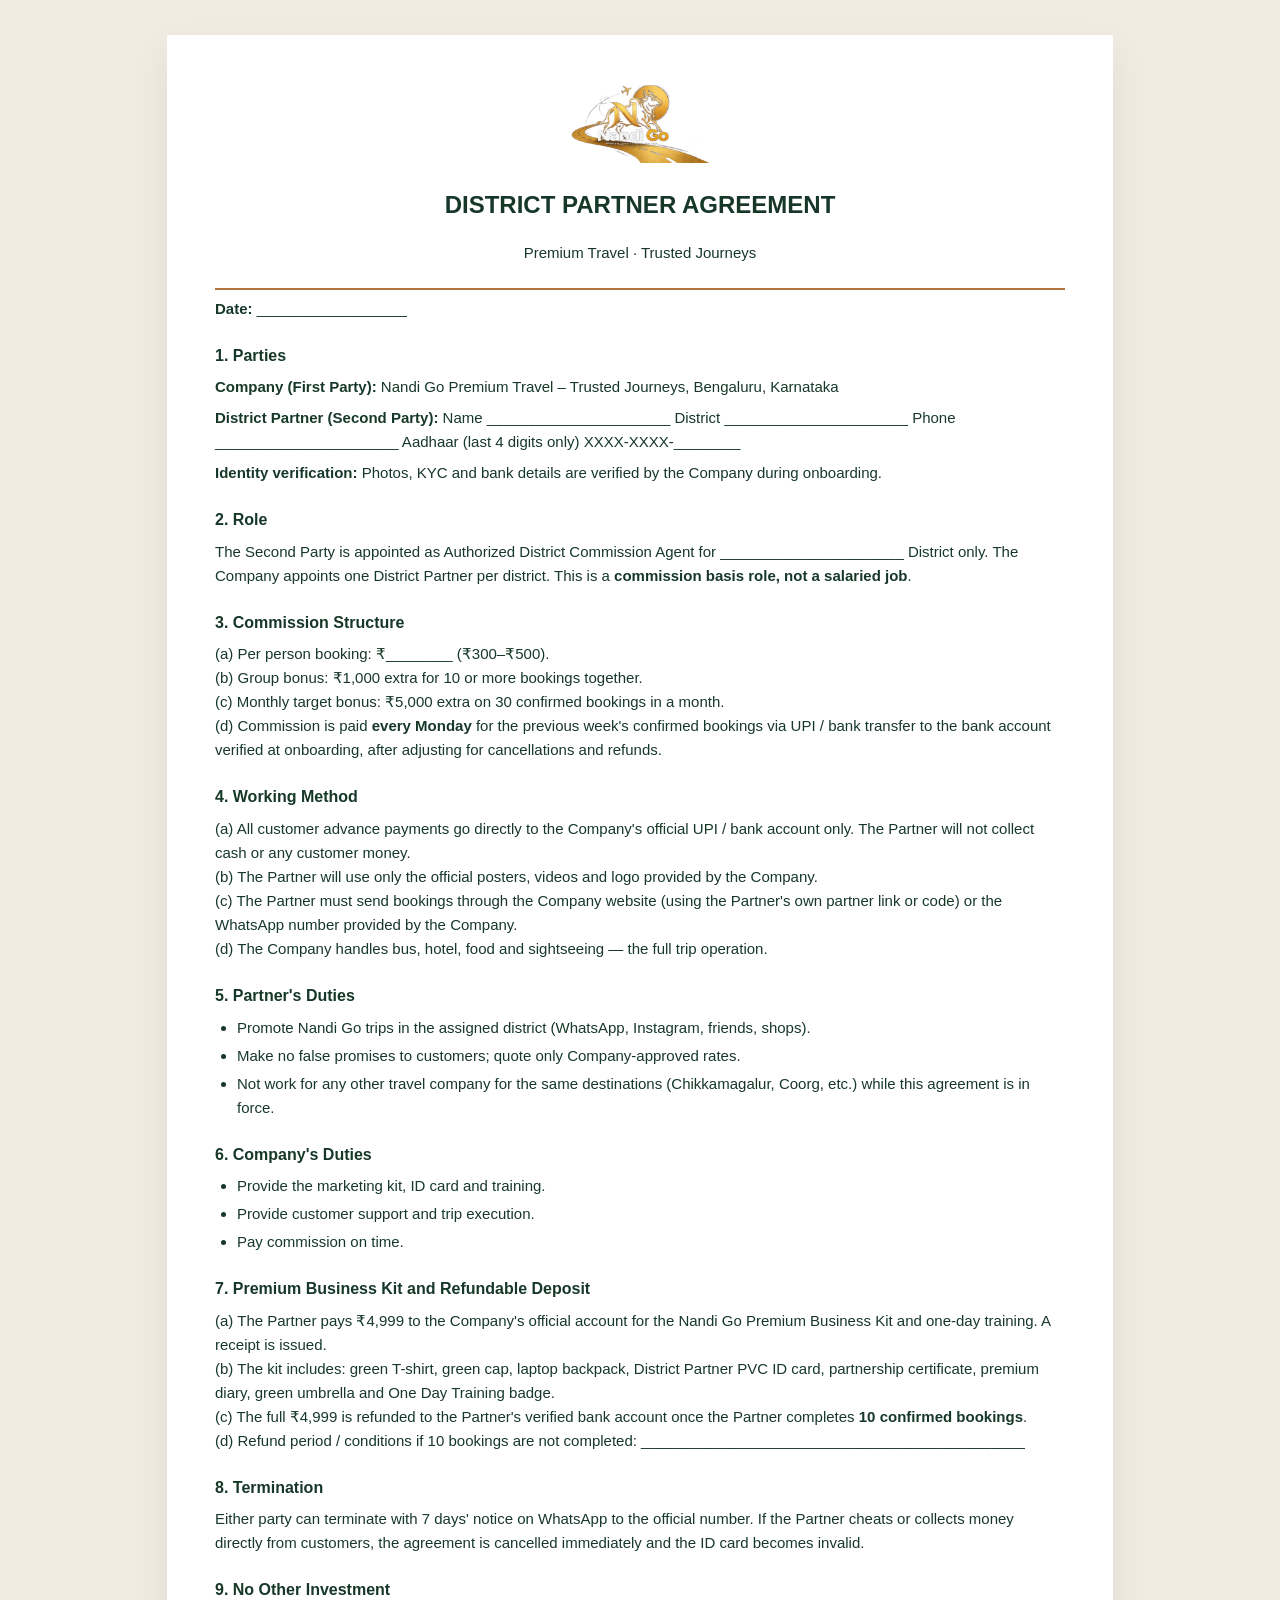
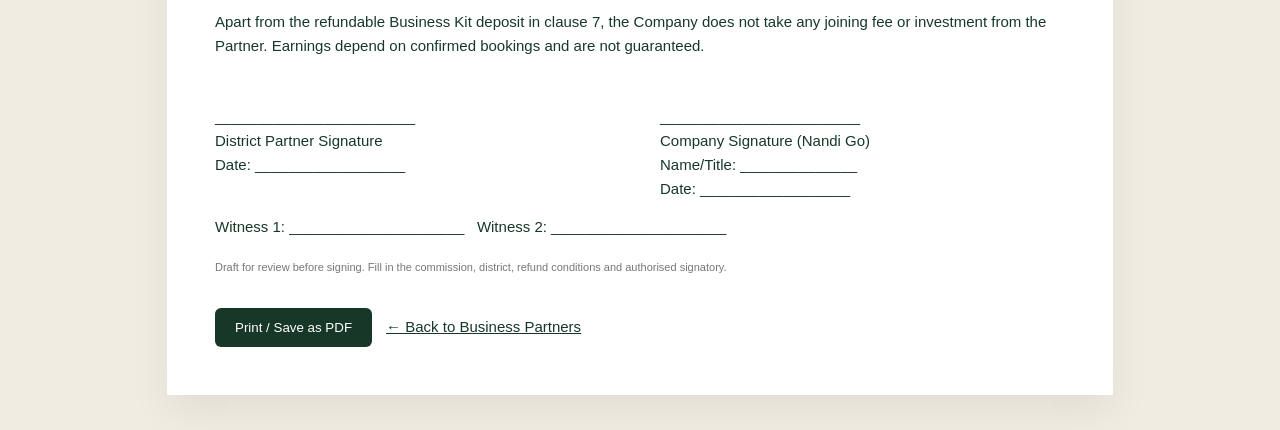
<file: district-partner-agreement.html>
<!doctype html><html lang="en"><head><meta charset="utf-8"><meta name="viewport" content="width=device-width,initial-scale=1"><title>Nandi Go — District Partner Agreement</title><style>body{background:#F1ECE1;color:#173829;font:15px/1.6 Arial,sans-serif;margin:0}.page{max-width:850px;margin:35px auto;padding:48px;background:#fff;box-shadow:0 15px 40px #0001}header{text-align:center;border-bottom:2px solid #B07440;padding-bottom:16px}img{max-height:80px;max-width:230px}h1{font-size:24px;color:#173829}h2{font-size:16px;color:#173829;margin:22px 0 7px}p{margin:7px 0}li{margin:4px 0}ul{margin:6px 0;padding-left:22px}.sign{display:grid;grid-template-columns:1fr 1fr;gap:40px;margin-top:40px}button{background:#173829;color:white;padding:12px 20px;border:0;border-radius:6px;cursor:pointer;margin:25px 0 0}.back{display:inline-block;margin:25px 0 0 14px;color:#173829}@media(max-width:600px){.page{margin:0;padding:24px 18px}.sign{grid-template-columns:1fr}}@media print{body{background:white}.page{box-shadow:none;margin:0;padding:0}button,.back{display:none}@page{size:A4;margin:16mm}}</style></head><body><div class="page"><header><img src="logo.png" alt="Nandi Go"><h1>DISTRICT PARTNER AGREEMENT</h1><p>Premium Travel · Trusted Journeys</p></header>
<p><b>Date:</b> __________________</p>

<h2>1. Parties</h2>
<p><b>Company (First Party):</b> Nandi Go Premium Travel – Trusted Journeys, Bengaluru, Karnataka</p>
<p><b>District Partner (Second Party):</b> Name ______________________ District ______________________ Phone ______________________ Aadhaar (last 4 digits only) XXXX-XXXX-________</p>
<p><b>Identity verification:</b> Photos, KYC and bank details are verified by the Company during onboarding.</p>

<h2>2. Role</h2>
<p>The Second Party is appointed as Authorized District Commission Agent for ______________________ District only. The Company appoints one District Partner per district. This is a <b>commission basis role, not a salaried job</b>.</p>

<h2>3. Commission Structure</h2>
<p>(a) Per person booking: ₹________ (₹300–₹500).<br>
(b) Group bonus: ₹1,000 extra for 10 or more bookings together.<br>
(c) Monthly target bonus: ₹5,000 extra on 30 confirmed bookings in a month.<br>
(d) Commission is paid <b>every Monday</b> for the previous week's confirmed bookings via UPI / bank transfer to the bank account verified at onboarding, after adjusting for cancellations and refunds.</p>

<h2>4. Working Method</h2>
<p>(a) All customer advance payments go directly to the Company's official UPI / bank account only. The Partner will not collect cash or any customer money.<br>
(b) The Partner will use only the official posters, videos and logo provided by the Company.<br>
(c) The Partner must send bookings through the Company website (using the Partner's own partner link or code) or the WhatsApp number provided by the Company.<br>
(d) The Company handles bus, hotel, food and sightseeing — the full trip operation.</p>

<h2>5. Partner's Duties</h2>
<ul><li>Promote Nandi Go trips in the assigned district (WhatsApp, Instagram, friends, shops).</li>
<li>Make no false promises to customers; quote only Company-approved rates.</li>
<li>Not work for any other travel company for the same destinations (Chikkamagalur, Coorg, etc.) while this agreement is in force.</li></ul>

<h2>6. Company's Duties</h2>
<ul><li>Provide the marketing kit, ID card and training.</li>
<li>Provide customer support and trip execution.</li>
<li>Pay commission on time.</li></ul>

<h2>7. Premium Business Kit and Refundable Deposit</h2>
<p>(a) The Partner pays ₹4,999 to the Company's official account for the Nandi Go Premium Business Kit and one-day training. A receipt is issued.<br>
(b) The kit includes: green T-shirt, green cap, laptop backpack, District Partner PVC ID card, partnership certificate, premium diary, green umbrella and One Day Training badge.<br>
(c) The full ₹4,999 is refunded to the Partner's verified bank account once the Partner completes <b>10 confirmed bookings</b>.<br>
(d) Refund period / conditions if 10 bookings are not completed: ______________________________________________</p>

<h2>8. Termination</h2>
<p>Either party can terminate with 7 days' notice on WhatsApp to the official number. If the Partner cheats or collects money directly from customers, the agreement is cancelled immediately and the ID card becomes invalid.</p>

<h2>9. No Other Investment</h2>
<p>Apart from the refundable Business Kit deposit in clause 7, the Company does not take any joining fee or investment from the Partner. Earnings depend on confirmed bookings and are not guaranteed.</p>

<div class="sign"><p>________________________<br>District Partner Signature<br>Date: __________________</p><p>________________________<br>Company Signature (Nandi Go)<br>Name/Title: ______________<br>Date: __________________</p></div>
<p>Witness 1: _____________________ &nbsp; Witness 2: _____________________</p>
<p style="font-size:11px;color:#777;margin-top:20px">Draft for review before signing. Fill in the commission, district, refund conditions and authorised signatory.</p>
<button onclick="window.print()">Print / Save as PDF</button><a class="back" href="partners.html">← Back to Business Partners</a></div></body></html>
</file>
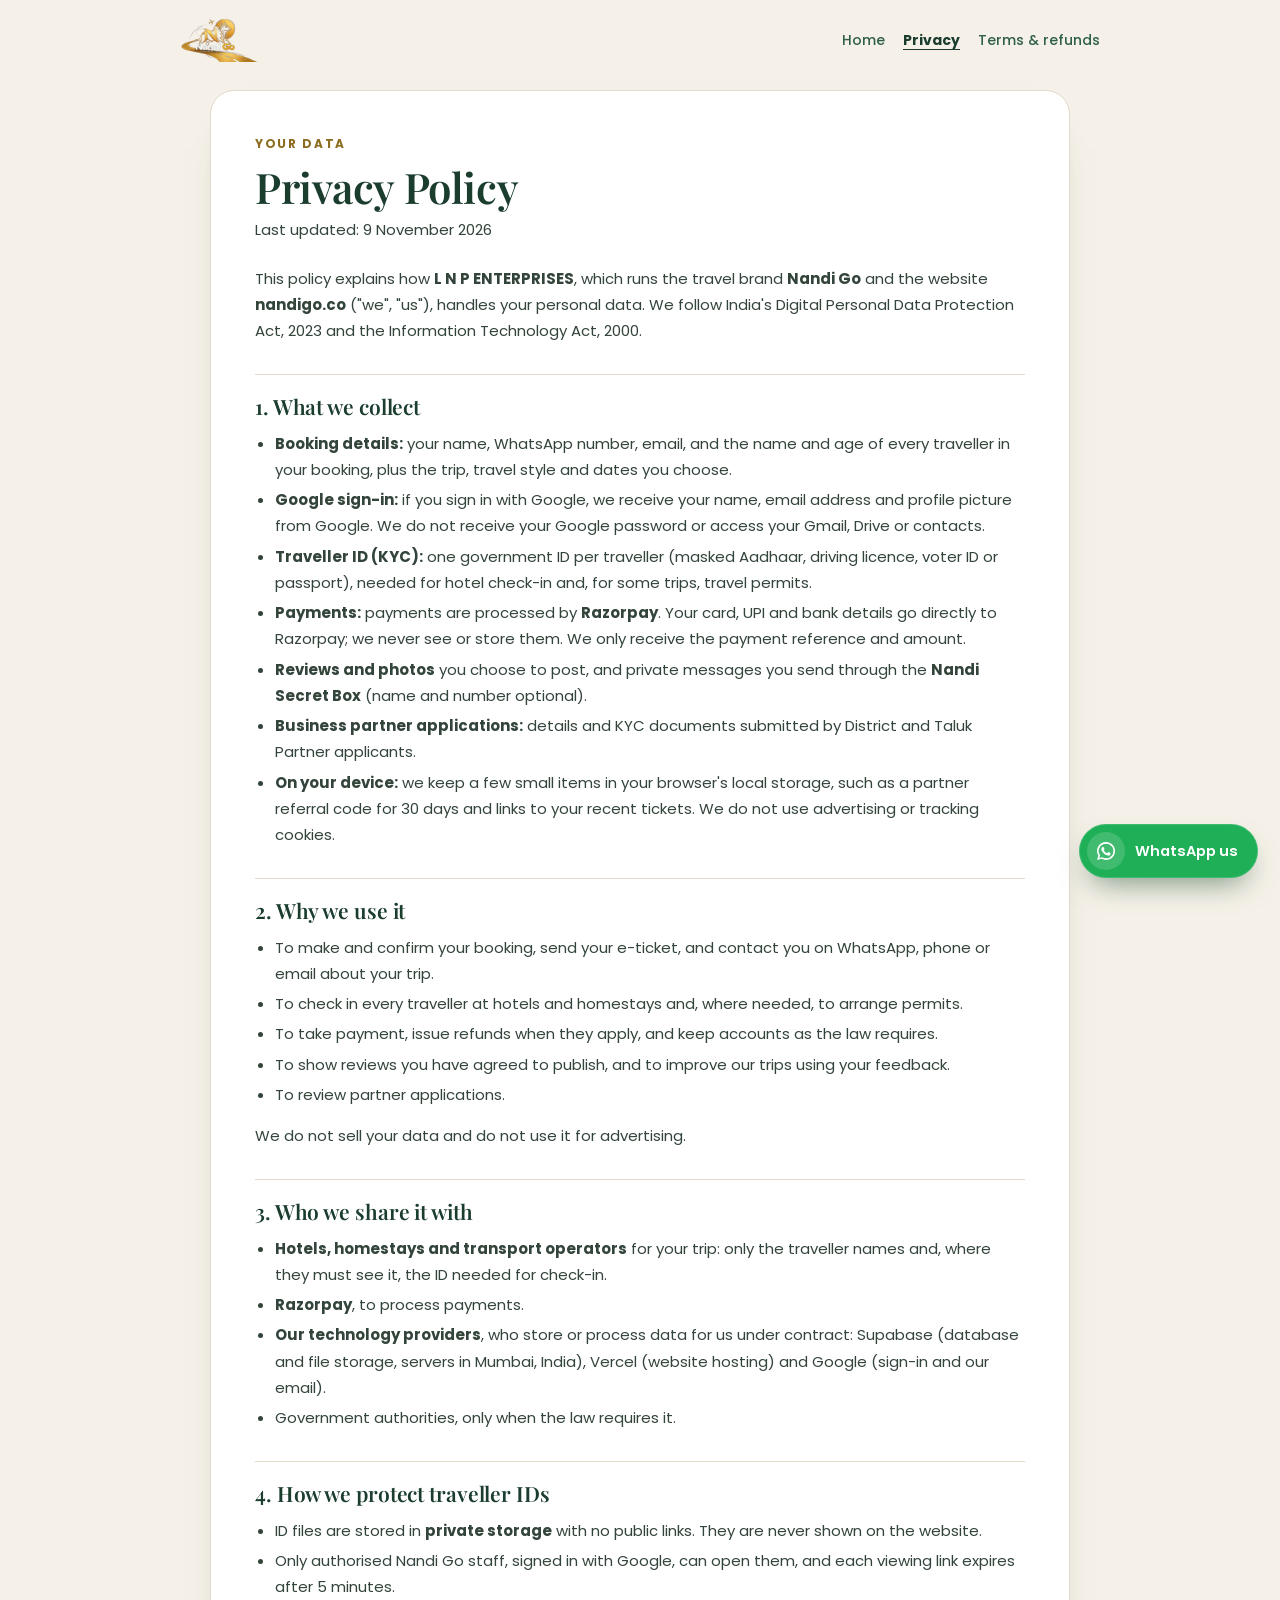
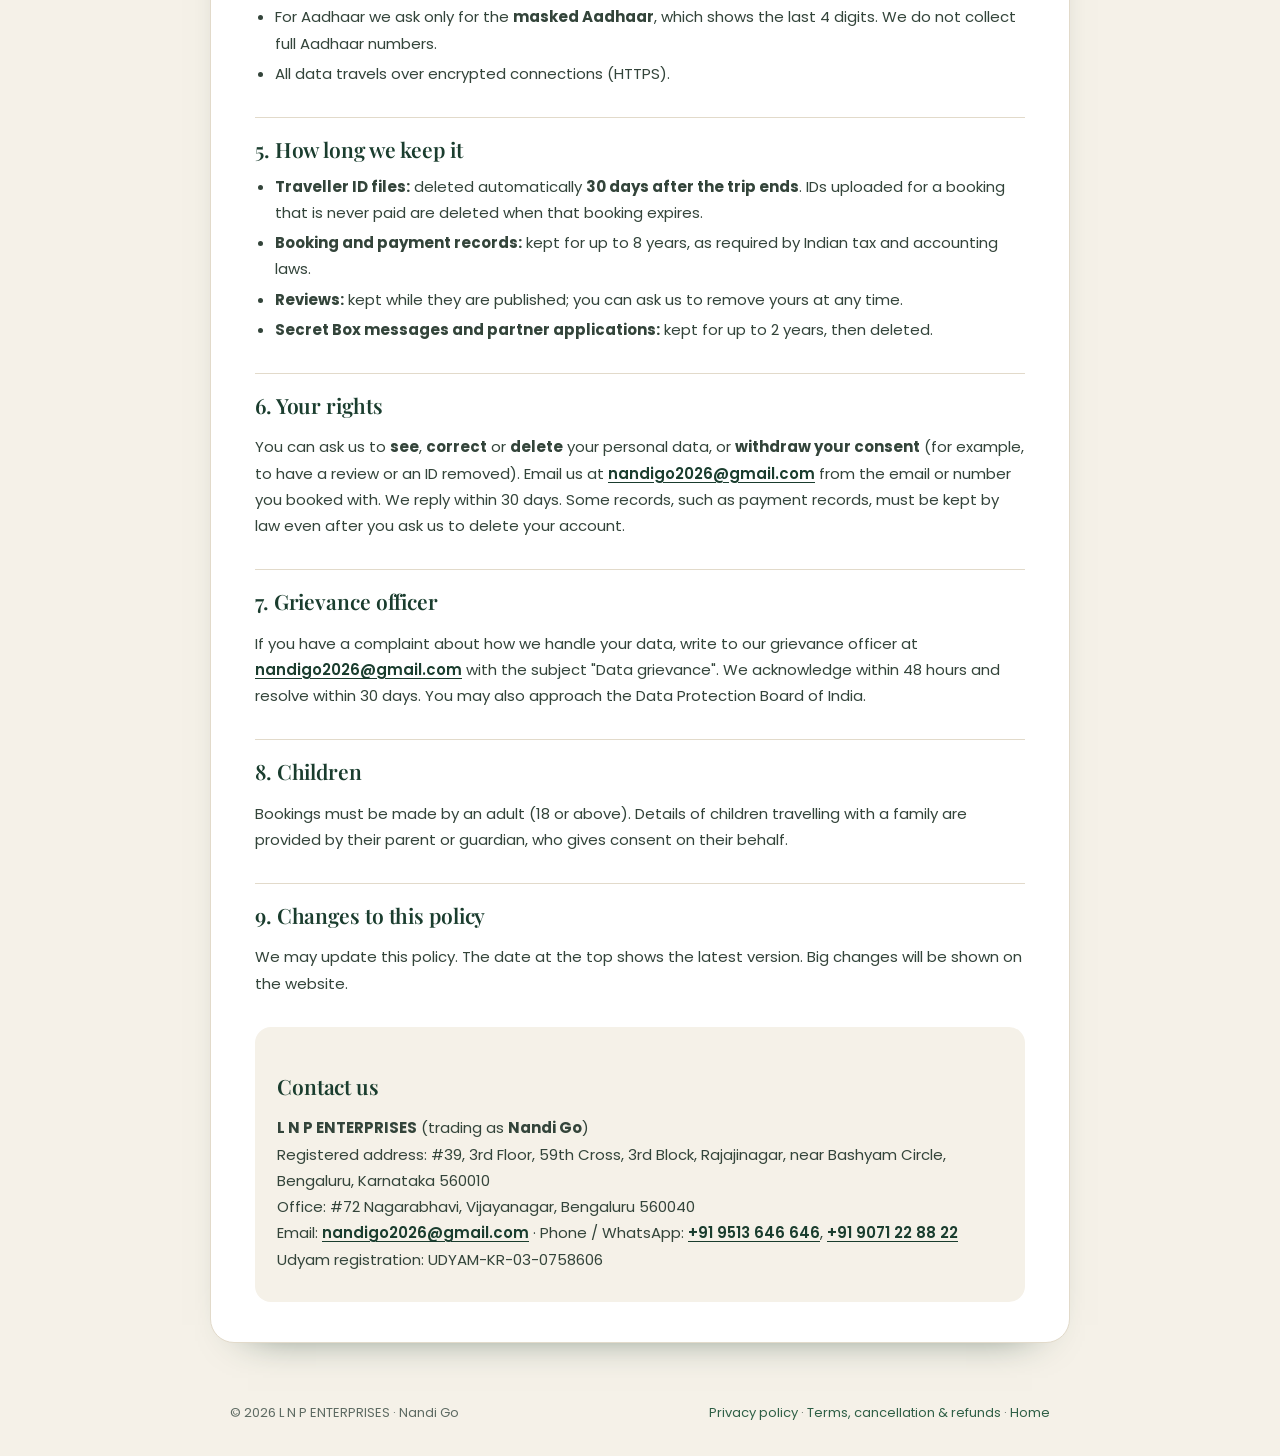
<file: privacy.html>
<!DOCTYPE html>
<html lang="en">
<head>
<meta charset="UTF-8"/>
<meta name="viewport" content="width=device-width, initial-scale=1"/>
<meta name="theme-color" content="#1A3D2E"/>
<title>Privacy Policy — Nandi Go</title>
<meta name="description" content="How Nandi Go (L N P ENTERPRISES) collects, uses, stores and deletes your personal data."/>
<link rel="preconnect" href="https://fonts.googleapis.com"><link rel="preconnect" href="https://fonts.gstatic.com" crossorigin>
<link href="https://fonts.googleapis.com/css2?family=Playfair+Display:ital,wght@0,400..800;1,400..700&family=Poppins:wght@400;500;600;700&display=swap" rel="stylesheet">
<link rel="icon" type="image/png" href="logo.png"/>
<link rel="stylesheet" href="site.css?v=99"/>
</head>
<body class="lg-page">
<header class="lg-bar"><a href="index.html" class="lg-brand"><img src="logo.png" alt="Nandi Go" width="130" height="40"/></a>
<nav><a href="index.html">Home</a><a href="privacy.html" aria-current="page">Privacy</a><a href="terms.html">Terms &amp; refunds</a></nav></header>
<main class="lg"><article class="lg-doc">
<span class="lg-k">Your data</span>
<h1>Privacy Policy</h1>
<p class="lg-upd">Last updated: 9 November 2026</p>

<p>This policy explains how <b>L N P ENTERPRISES</b>, which runs the travel brand <b>Nandi Go</b> and the website <b>nandigo.co</b> ("we", "us"), handles your personal data. We follow India's Digital Personal Data Protection Act, 2023 and the Information Technology Act, 2000.</p>

<h2>1. What we collect</h2>
<ul>
<li><b>Booking details:</b> your name, WhatsApp number, email, and the name and age of every traveller in your booking, plus the trip, travel style and dates you choose.</li>
<li><b>Google sign-in:</b> if you sign in with Google, we receive your name, email address and profile picture from Google. We do not receive your Google password or access your Gmail, Drive or contacts.</li>
<li><b>Traveller ID (KYC):</b> one government ID per traveller (masked Aadhaar, driving licence, voter ID or passport), needed for hotel check-in and, for some trips, travel permits.</li>
<li><b>Payments:</b> payments are processed by <b>Razorpay</b>. Your card, UPI and bank details go directly to Razorpay; we never see or store them. We only receive the payment reference and amount.</li>
<li><b>Reviews and photos</b> you choose to post, and private messages you send through the <b>Nandi Secret Box</b> (name and number optional).</li>
<li><b>Business partner applications:</b> details and KYC documents submitted by District and Taluk Partner applicants.</li>
<li><b>On your device:</b> we keep a few small items in your browser's local storage, such as a partner referral code for 30 days and links to your recent tickets. We do not use advertising or tracking cookies.</li>
</ul>

<h2>2. Why we use it</h2>
<ul>
<li>To make and confirm your booking, send your e-ticket, and contact you on WhatsApp, phone or email about your trip.</li>
<li>To check in every traveller at hotels and homestays and, where needed, to arrange permits.</li>
<li>To take payment, issue refunds when they apply, and keep accounts as the law requires.</li>
<li>To show reviews you have agreed to publish, and to improve our trips using your feedback.</li>
<li>To review partner applications.</li>
</ul>
<p>We do not sell your data and do not use it for advertising.</p>

<h2>3. Who we share it with</h2>
<ul>
<li><b>Hotels, homestays and transport operators</b> for your trip: only the traveller names and, where they must see it, the ID needed for check-in.</li>
<li><b>Razorpay</b>, to process payments.</li>
<li><b>Our technology providers</b>, who store or process data for us under contract: Supabase (database and file storage, servers in Mumbai, India), Vercel (website hosting) and Google (sign-in and our email).</li>
<li>Government authorities, only when the law requires it.</li>
</ul>

<h2>4. How we protect traveller IDs</h2>
<ul>
<li>ID files are stored in <b>private storage</b> with no public links. They are never shown on the website.</li>
<li>Only authorised Nandi Go staff, signed in with Google, can open them, and each viewing link expires after 5 minutes.</li>
<li>For Aadhaar we ask only for the <b>masked Aadhaar</b>, which shows the last 4 digits. We do not collect full Aadhaar numbers.</li>
<li>All data travels over encrypted connections (HTTPS).</li>
</ul>

<h2>5. How long we keep it</h2>
<ul>
<li><b>Traveller ID files:</b> deleted automatically <b>30 days after the trip ends</b>. IDs uploaded for a booking that is never paid are deleted when that booking expires.</li>
<li><b>Booking and payment records:</b> kept for up to 8 years, as required by Indian tax and accounting laws.</li>
<li><b>Reviews:</b> kept while they are published; you can ask us to remove yours at any time.</li>
<li><b>Secret Box messages and partner applications:</b> kept for up to 2 years, then deleted.</li>
</ul>

<h2>6. Your rights</h2>
<p>You can ask us to <b>see</b>, <b>correct</b> or <b>delete</b> your personal data, or <b>withdraw your consent</b> (for example, to have a review or an ID removed). Email us at <a href="mailto:nandigo2026@gmail.com">nandigo2026@gmail.com</a> from the email or number you booked with. We reply within 30 days. Some records, such as payment records, must be kept by law even after you ask us to delete your account.</p>

<h2>7. Grievance officer</h2>
<p>If you have a complaint about how we handle your data, write to our grievance officer at <a href="mailto:nandigo2026@gmail.com">nandigo2026@gmail.com</a> with the subject "Data grievance". We acknowledge within 48 hours and resolve within 30 days. You may also approach the Data Protection Board of India.</p>

<h2>8. Children</h2>
<p>Bookings must be made by an adult (18 or above). Details of children travelling with a family are provided by their parent or guardian, who gives consent on their behalf.</p>

<h2>9. Changes to this policy</h2>
<p>We may update this policy. The date at the top shows the latest version. Big changes will be shown on the website.</p>

<div class="lg-contact">
<h2>Contact us</h2>
<p><b>L N P ENTERPRISES</b> (trading as <b>Nandi Go</b>)<br>
Registered address: #39, 3rd Floor, 59th Cross, 3rd Block, Rajajinagar, near Bashyam Circle, Bengaluru, Karnataka 560010<br>
Office: #72 Nagarabhavi, Vijayanagar, Bengaluru 560040<br>
Email: <a href="mailto:nandigo2026@gmail.com">nandigo2026@gmail.com</a> · Phone / WhatsApp: <a href="tel:+919513646646">+91 9513 646 646</a>, <a href="tel:+919071228822">+91 9071 22 88 22</a><br>
Udyam registration: UDYAM-KR-03-0758606</p>
</div>
</article></main>
<footer class="lg-foot"><span>© <span id="year"></span> L N P ENTERPRISES · Nandi Go</span><span><a href="privacy.html">Privacy policy</a> · <a href="terms.html">Terms, cancellation &amp; refunds</a> · <a href="index.html">Home</a></span></footer>
<script>document.getElementById('year').textContent=new Date().getFullYear();</script>
<script src="assets/wa.js?v=1" defer></script>
</body>
</html>
</file>
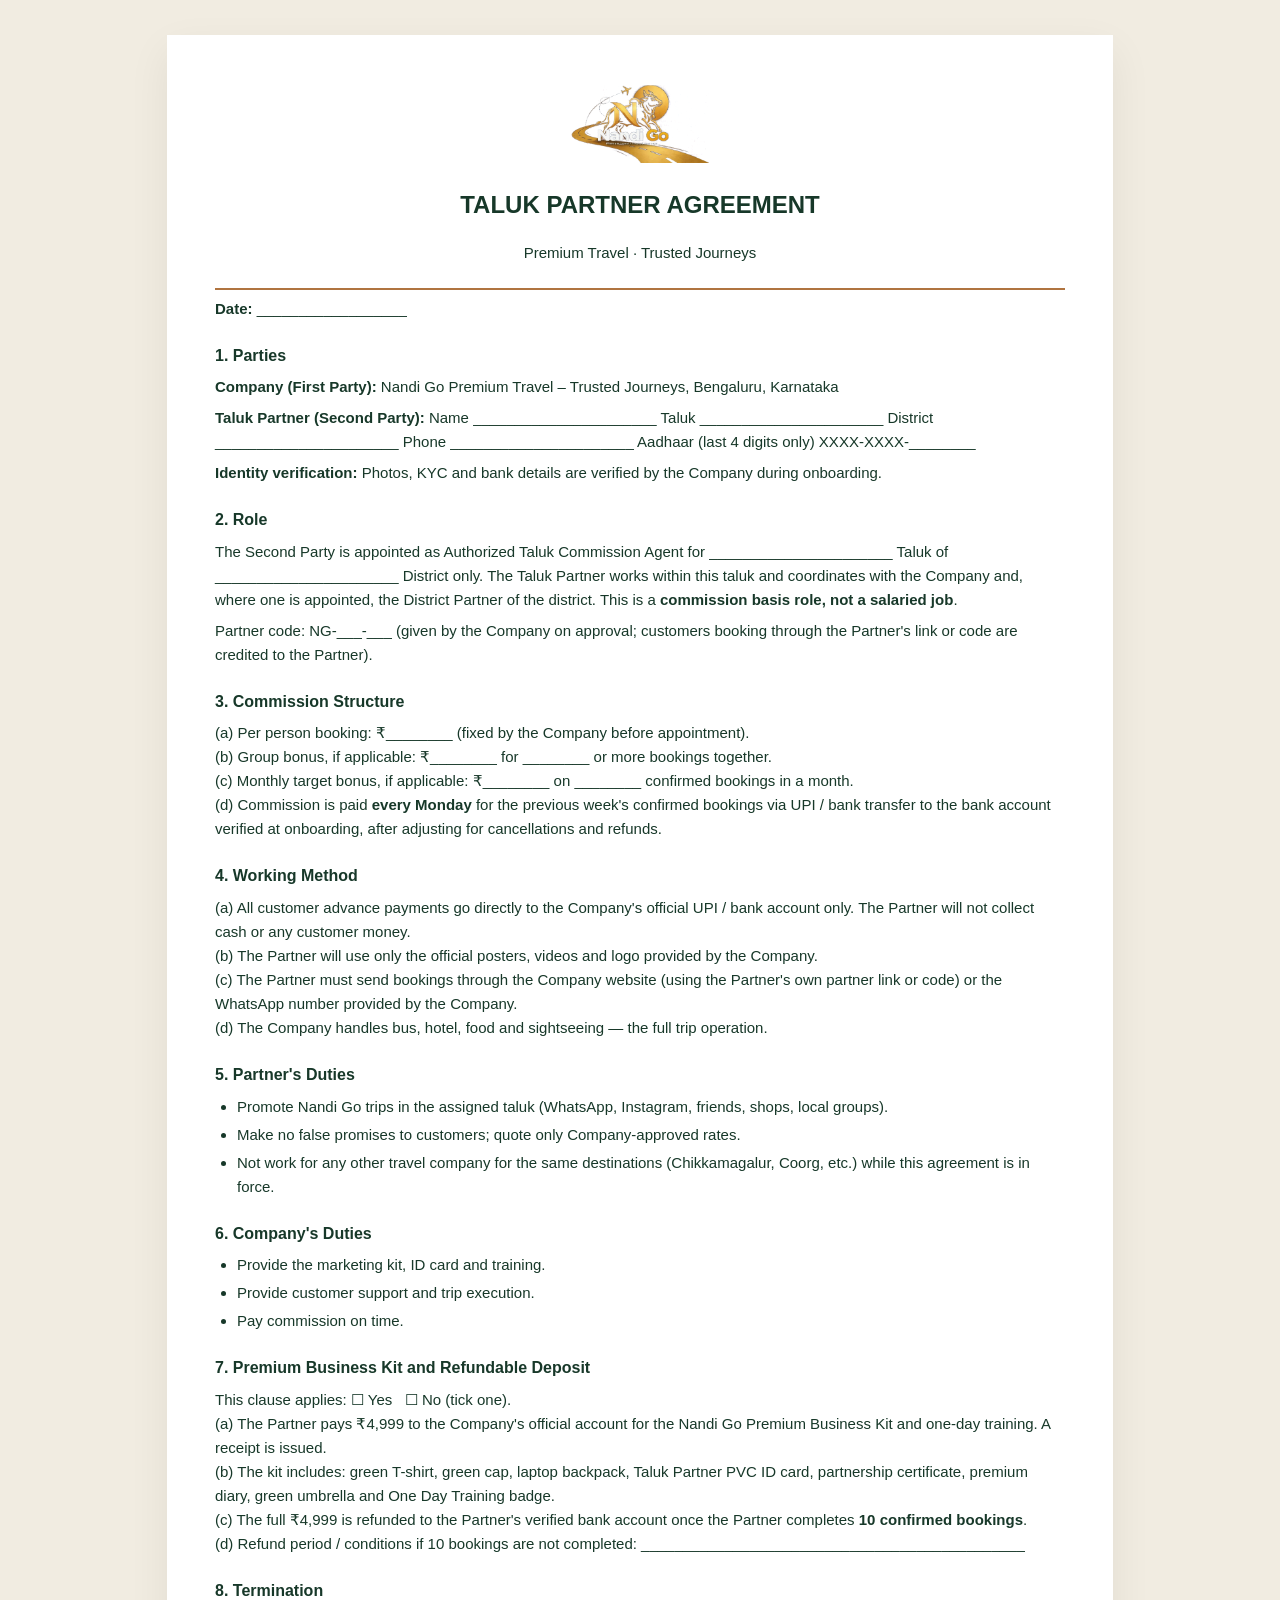
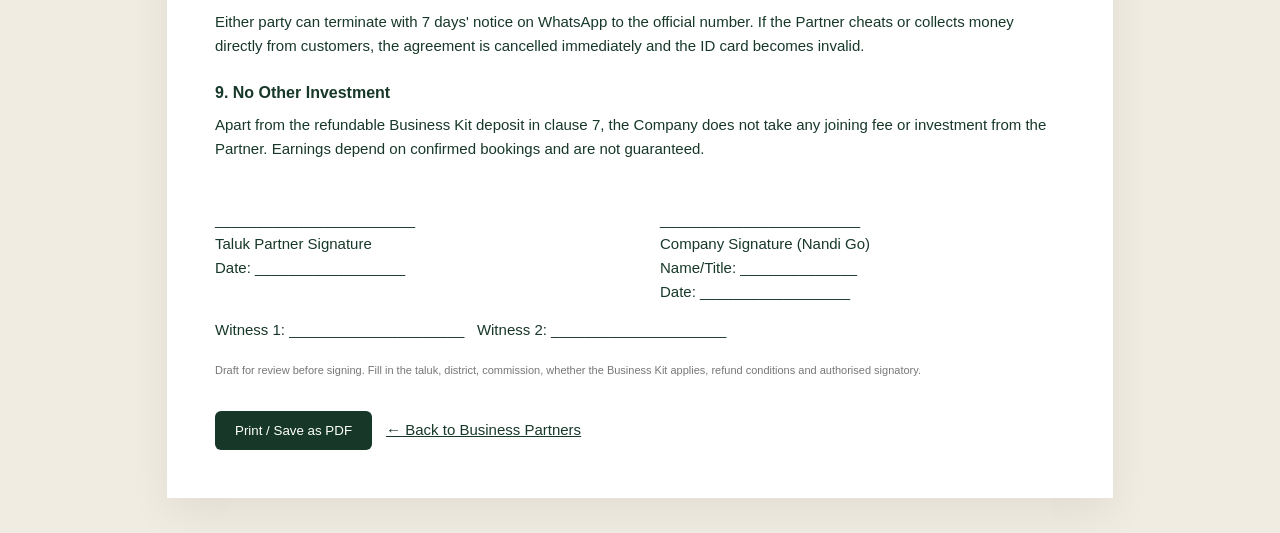
<file: taluk-partner-agreement.html>
<!doctype html><html lang="en"><head><meta charset="utf-8"><meta name="viewport" content="width=device-width,initial-scale=1"><title>Nandi Go — Taluk Partner Agreement</title><style>body{background:#F1ECE1;color:#173829;font:15px/1.6 Arial,sans-serif;margin:0}.page{max-width:850px;margin:35px auto;padding:48px;background:#fff;box-shadow:0 15px 40px #0001}header{text-align:center;border-bottom:2px solid #B07440;padding-bottom:16px}img{max-height:80px;max-width:230px}h1{font-size:24px;color:#173829}h2{font-size:16px;color:#173829;margin:22px 0 7px}p{margin:7px 0}li{margin:4px 0}ul{margin:6px 0;padding-left:22px}.sign{display:grid;grid-template-columns:1fr 1fr;gap:40px;margin-top:40px}button{background:#173829;color:white;padding:12px 20px;border:0;border-radius:6px;cursor:pointer;margin:25px 0 0}.back{display:inline-block;margin:25px 0 0 14px;color:#173829}@media(max-width:600px){.page{margin:0;padding:24px 18px}.sign{grid-template-columns:1fr}}@media print{body{background:white}.page{box-shadow:none;margin:0;padding:0}button,.back{display:none}@page{size:A4;margin:16mm}}</style></head><body><div class="page"><header><img src="logo.png" alt="Nandi Go"><h1>TALUK PARTNER AGREEMENT</h1><p>Premium Travel · Trusted Journeys</p></header>
<p><b>Date:</b> __________________</p>

<h2>1. Parties</h2>
<p><b>Company (First Party):</b> Nandi Go Premium Travel – Trusted Journeys, Bengaluru, Karnataka</p>
<p><b>Taluk Partner (Second Party):</b> Name ______________________ Taluk ______________________ District ______________________ Phone ______________________ Aadhaar (last 4 digits only) XXXX-XXXX-________</p>
<p><b>Identity verification:</b> Photos, KYC and bank details are verified by the Company during onboarding.</p>

<h2>2. Role</h2>
<p>The Second Party is appointed as Authorized Taluk Commission Agent for ______________________ Taluk of ______________________ District only. The Taluk Partner works within this taluk and coordinates with the Company and, where one is appointed, the District Partner of the district. This is a <b>commission basis role, not a salaried job</b>.</p>
<p>Partner code: NG-___-___ (given by the Company on approval; customers booking through the Partner's link or code are credited to the Partner).</p>

<h2>3. Commission Structure</h2>
<p>(a) Per person booking: ₹________ (fixed by the Company before appointment).<br>
(b) Group bonus, if applicable: ₹________ for ________ or more bookings together.<br>
(c) Monthly target bonus, if applicable: ₹________ on ________ confirmed bookings in a month.<br>
(d) Commission is paid <b>every Monday</b> for the previous week's confirmed bookings via UPI / bank transfer to the bank account verified at onboarding, after adjusting for cancellations and refunds.</p>

<h2>4. Working Method</h2>
<p>(a) All customer advance payments go directly to the Company's official UPI / bank account only. The Partner will not collect cash or any customer money.<br>
(b) The Partner will use only the official posters, videos and logo provided by the Company.<br>
(c) The Partner must send bookings through the Company website (using the Partner's own partner link or code) or the WhatsApp number provided by the Company.<br>
(d) The Company handles bus, hotel, food and sightseeing — the full trip operation.</p>

<h2>5. Partner's Duties</h2>
<ul><li>Promote Nandi Go trips in the assigned taluk (WhatsApp, Instagram, friends, shops, local groups).</li>
<li>Make no false promises to customers; quote only Company-approved rates.</li>
<li>Not work for any other travel company for the same destinations (Chikkamagalur, Coorg, etc.) while this agreement is in force.</li></ul>

<h2>6. Company's Duties</h2>
<ul><li>Provide the marketing kit, ID card and training.</li>
<li>Provide customer support and trip execution.</li>
<li>Pay commission on time.</li></ul>

<h2>7. Premium Business Kit and Refundable Deposit</h2>
<p>This clause applies: ☐ Yes &nbsp; ☐ No (tick one).<br>
(a) The Partner pays ₹4,999 to the Company's official account for the Nandi Go Premium Business Kit and one-day training. A receipt is issued.<br>
(b) The kit includes: green T-shirt, green cap, laptop backpack, Taluk Partner PVC ID card, partnership certificate, premium diary, green umbrella and One Day Training badge.<br>
(c) The full ₹4,999 is refunded to the Partner's verified bank account once the Partner completes <b>10 confirmed bookings</b>.<br>
(d) Refund period / conditions if 10 bookings are not completed: ______________________________________________</p>

<h2>8. Termination</h2>
<p>Either party can terminate with 7 days' notice on WhatsApp to the official number. If the Partner cheats or collects money directly from customers, the agreement is cancelled immediately and the ID card becomes invalid.</p>

<h2>9. No Other Investment</h2>
<p>Apart from the refundable Business Kit deposit in clause 7, the Company does not take any joining fee or investment from the Partner. Earnings depend on confirmed bookings and are not guaranteed.</p>

<div class="sign"><p>________________________<br>Taluk Partner Signature<br>Date: __________________</p><p>________________________<br>Company Signature (Nandi Go)<br>Name/Title: ______________<br>Date: __________________</p></div>
<p>Witness 1: _____________________ &nbsp; Witness 2: _____________________</p>
<p style="font-size:11px;color:#777;margin-top:20px">Draft for review before signing. Fill in the taluk, district, commission, whether the Business Kit applies, refund conditions and authorised signatory.</p>
<button onclick="window.print()">Print / Save as PDF</button><a class="back" href="partners.html">← Back to Business Partners</a></div></body></html>
</file>
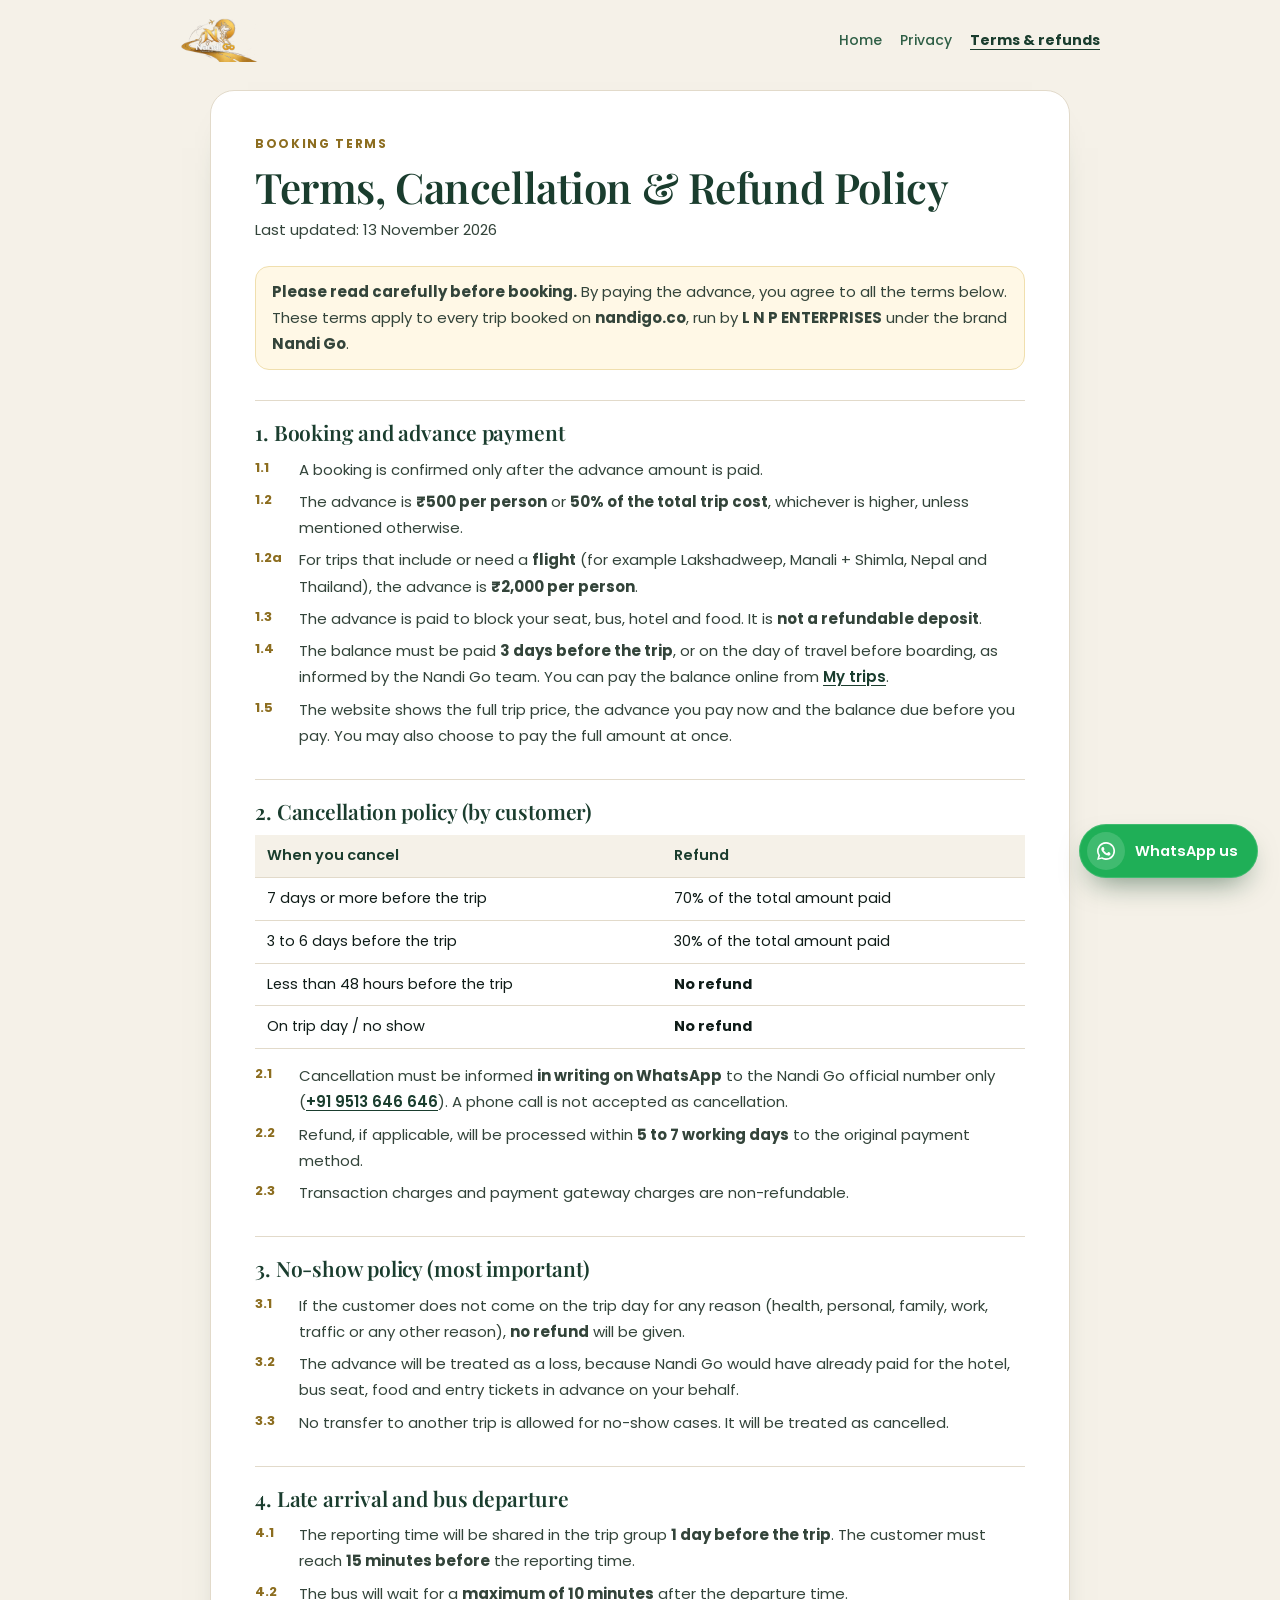
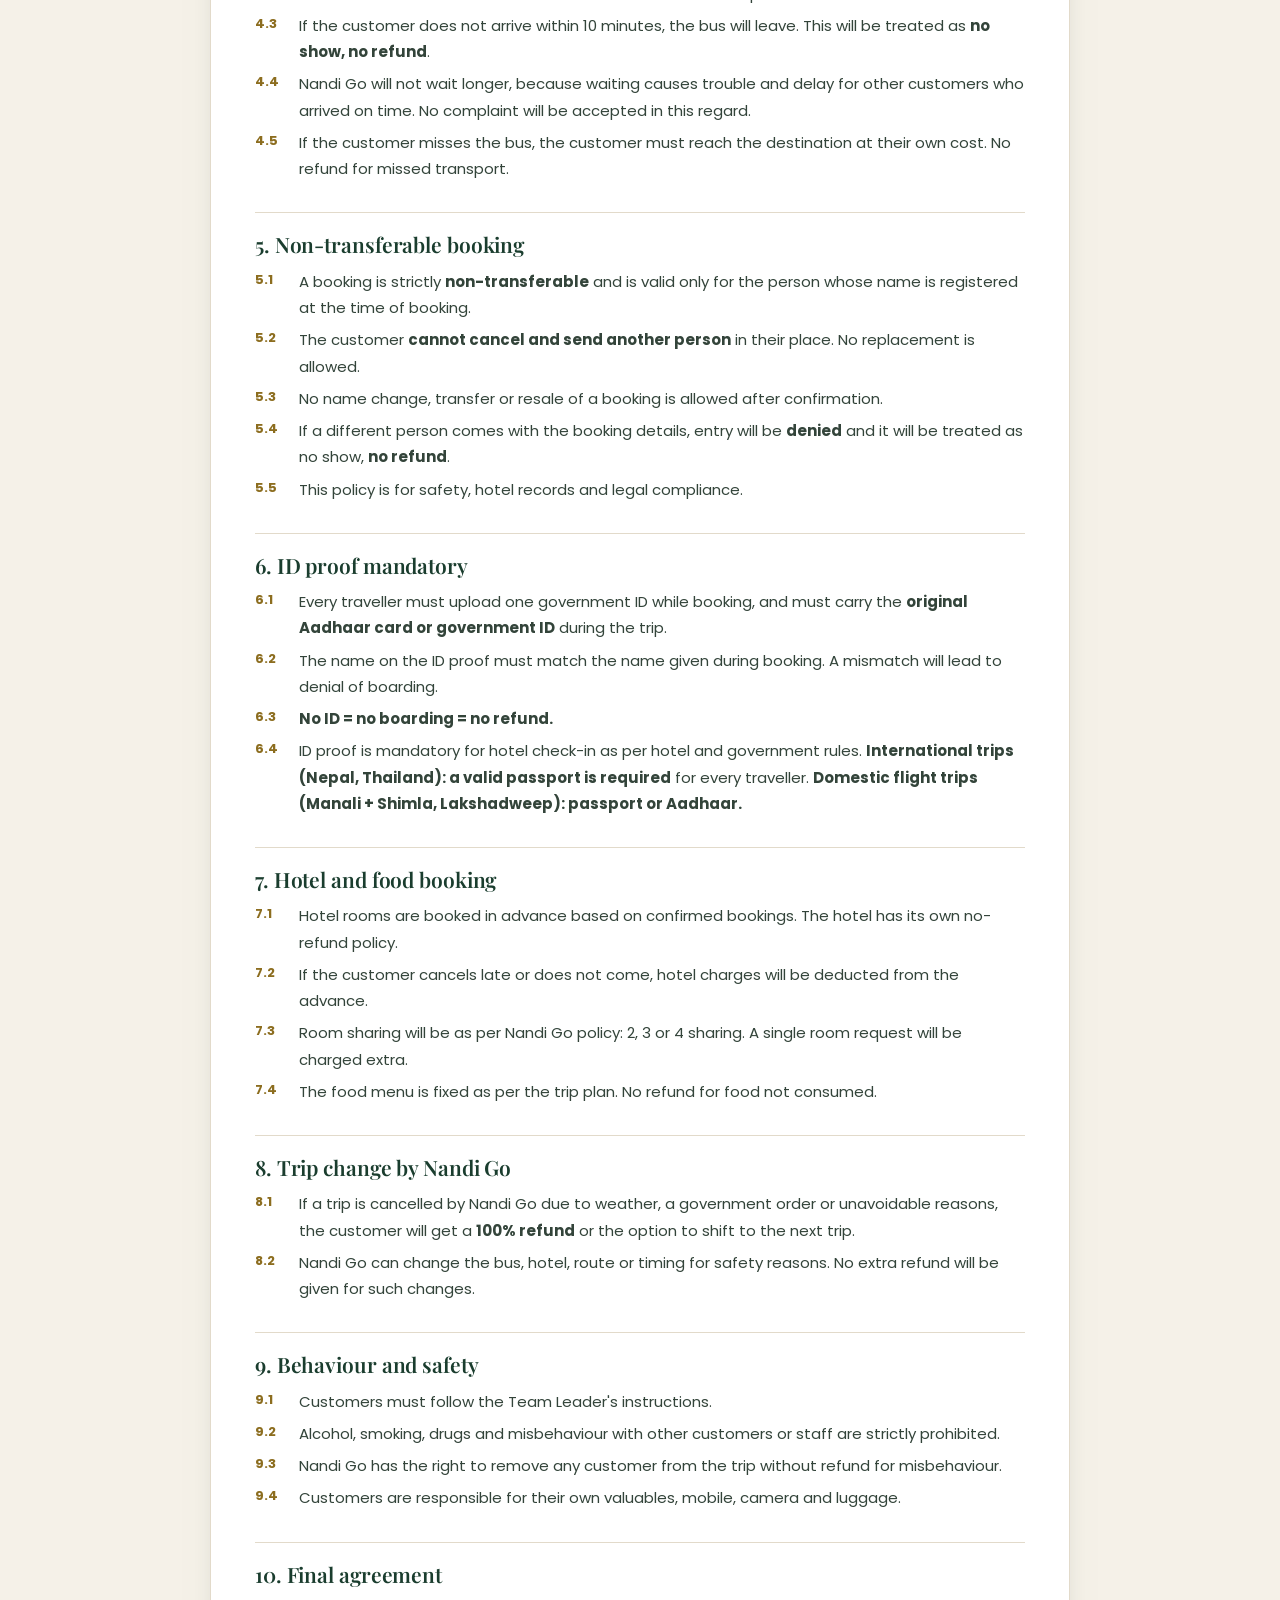
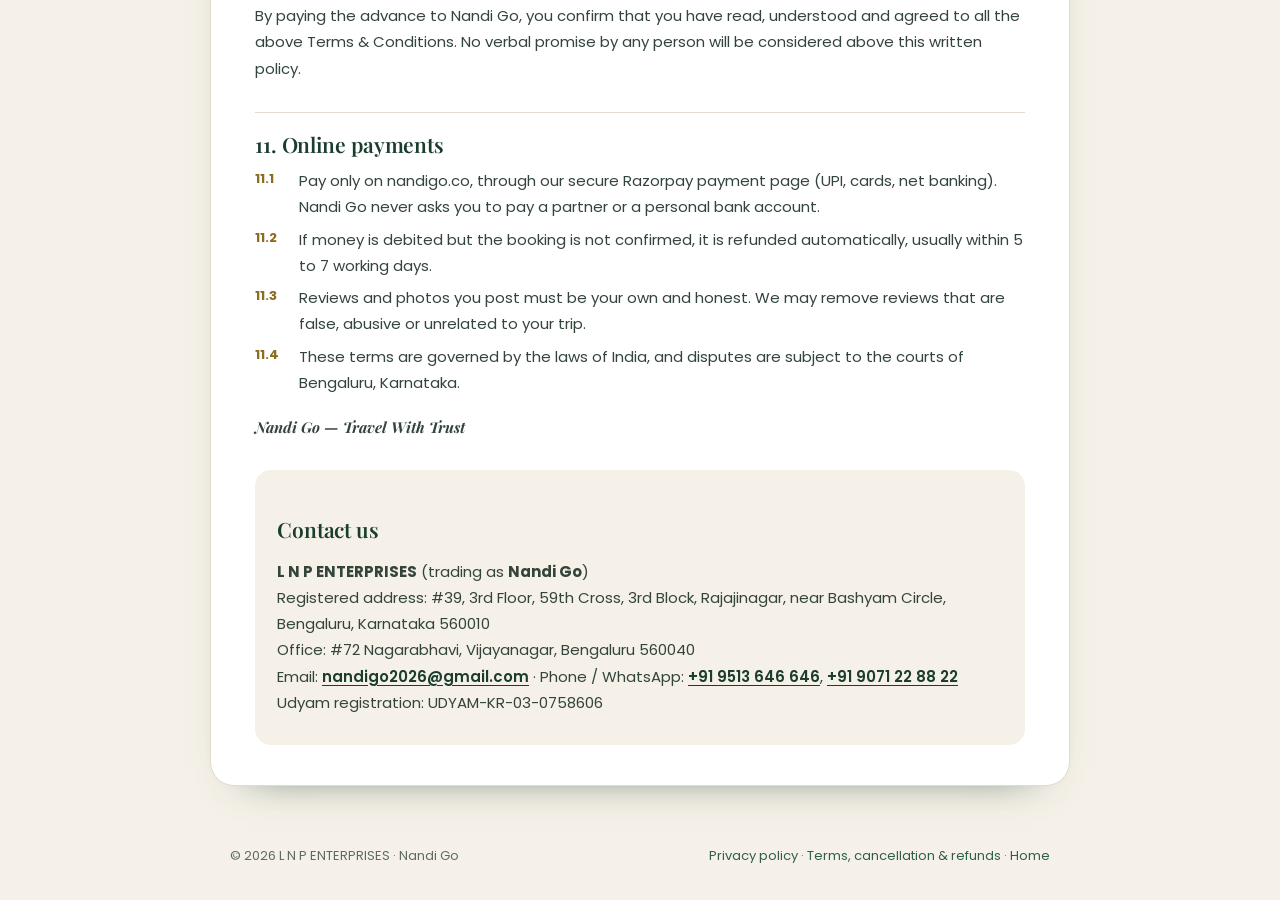
<file: terms.html>
<!DOCTYPE html>
<html lang="en">
<head>
<meta charset="UTF-8"/>
<meta name="viewport" content="width=device-width, initial-scale=1"/>
<meta name="theme-color" content="#1A3D2E"/>
<title>Terms, Cancellation &amp; Refund Policy — Nandi Go</title>
<meta name="description" content="Booking terms, payment, cancellation and refund policy for Nandi Go trips by L N P ENTERPRISES."/>
<link rel="preconnect" href="https://fonts.googleapis.com"><link rel="preconnect" href="https://fonts.gstatic.com" crossorigin>
<link href="https://fonts.googleapis.com/css2?family=Playfair+Display:ital,wght@0,400..800;1,400..700&family=Poppins:wght@400;500;600;700&display=swap" rel="stylesheet">
<link rel="icon" type="image/png" href="logo.png"/>
<link rel="stylesheet" href="site.css?v=99"/>
</head>
<body class="lg-page">
<header class="lg-bar"><a href="index.html" class="lg-brand"><img src="logo.png" alt="Nandi Go" width="130" height="40"/></a>
<nav><a href="index.html">Home</a><a href="privacy.html">Privacy</a><a href="terms.html" aria-current="page">Terms &amp; refunds</a></nav></header>
<main class="lg"><article class="lg-doc">
<span class="lg-k">Booking terms</span>
<h1>Terms, Cancellation &amp; Refund Policy</h1>
<p class="lg-upd">Last updated: 13 November 2026</p>
<p class="lg-lead"><b>Please read carefully before booking.</b> By paying the advance, you agree to all the terms below. These terms apply to every trip booked on <b>nandigo.co</b>, run by <b>L N P ENTERPRISES</b> under the brand <b>Nandi Go</b>.</p>

<h2>1. Booking and advance payment</h2>
<ol class="lg-num">
<li><b>1.1</b> A booking is confirmed only after the advance amount is paid.</li>
<li><b>1.2</b> The advance is <b>₹500 per person</b> or <b>50% of the total trip cost</b>, whichever is higher, unless mentioned otherwise.</li>
<li><b>1.2a</b> For trips that include or need a <b>flight</b> (for example Lakshadweep, Manali + Shimla, Nepal and Thailand), the advance is <b>₹2,000 per person</b>.</li>
<li><b>1.3</b> The advance is paid to block your seat, bus, hotel and food. It is <b>not a refundable deposit</b>.</li>
<li><b>1.4</b> The balance must be paid <b>3 days before the trip</b>, or on the day of travel before boarding, as informed by the Nandi Go team. You can pay the balance online from <a href="my-trips">My trips</a>.</li>
<li><b>1.5</b> The website shows the full trip price, the advance you pay now and the balance due before you pay. You may also choose to pay the full amount at once.</li>
</ol>

<h2>2. Cancellation policy (by customer)</h2>
<div class="lg-table"><table>
<thead><tr><th>When you cancel</th><th>Refund</th></tr></thead>
<tbody>
<tr><td>7 days or more before the trip</td><td>70% of the total amount paid</td></tr>
<tr><td>3 to 6 days before the trip</td><td>30% of the total amount paid</td></tr>
<tr><td>Less than 48 hours before the trip</td><td><b>No refund</b></td></tr>
<tr><td>On trip day / no show</td><td><b>No refund</b></td></tr>
</tbody></table></div>
<ol class="lg-num">
<li><b>2.1</b> Cancellation must be informed <b>in writing on WhatsApp</b> to the Nandi Go official number only (<a href="https://wa.me/919513646646">+91 9513 646 646</a>). A phone call is not accepted as cancellation.</li>
<li><b>2.2</b> Refund, if applicable, will be processed within <b>5 to 7 working days</b> to the original payment method.</li>
<li><b>2.3</b> Transaction charges and payment gateway charges are non-refundable.</li>
</ol>

<h2>3. No-show policy (most important)</h2>
<ol class="lg-num">
<li><b>3.1</b> If the customer does not come on the trip day for any reason (health, personal, family, work, traffic or any other reason), <b>no refund</b> will be given.</li>
<li><b>3.2</b> The advance will be treated as a loss, because Nandi Go would have already paid for the hotel, bus seat, food and entry tickets in advance on your behalf.</li>
<li><b>3.3</b> No transfer to another trip is allowed for no-show cases. It will be treated as cancelled.</li>
</ol>

<h2>4. Late arrival and bus departure</h2>
<ol class="lg-num">
<li><b>4.1</b> The reporting time will be shared in the trip group <b>1 day before the trip</b>. The customer must reach <b>15 minutes before</b> the reporting time.</li>
<li><b>4.2</b> The bus will wait for a <b>maximum of 10 minutes</b> after the departure time.</li>
<li><b>4.3</b> If the customer does not arrive within 10 minutes, the bus will leave. This will be treated as <b>no show, no refund</b>.</li>
<li><b>4.4</b> Nandi Go will not wait longer, because waiting causes trouble and delay for other customers who arrived on time. No complaint will be accepted in this regard.</li>
<li><b>4.5</b> If the customer misses the bus, the customer must reach the destination at their own cost. No refund for missed transport.</li>
</ol>

<h2>5. Non-transferable booking</h2>
<ol class="lg-num">
<li><b>5.1</b> A booking is strictly <b>non-transferable</b> and is valid only for the person whose name is registered at the time of booking.</li>
<li><b>5.2</b> The customer <b>cannot cancel and send another person</b> in their place. No replacement is allowed.</li>
<li><b>5.3</b> No name change, transfer or resale of a booking is allowed after confirmation.</li>
<li><b>5.4</b> If a different person comes with the booking details, entry will be <b>denied</b> and it will be treated as no show, <b>no refund</b>.</li>
<li><b>5.5</b> This policy is for safety, hotel records and legal compliance.</li>
</ol>

<h2>6. ID proof mandatory</h2>
<ol class="lg-num">
<li><b>6.1</b> Every traveller must upload one government ID while booking, and must carry the <b>original Aadhaar card or government ID</b> during the trip.</li>
<li><b>6.2</b> The name on the ID proof must match the name given during booking. A mismatch will lead to denial of boarding.</li>
<li><b>6.3</b> <b>No ID = no boarding = no refund.</b></li>
<li><b>6.4</b> ID proof is mandatory for hotel check-in as per hotel and government rules. <b>International trips (Nepal, Thailand): a valid passport is required</b> for every traveller. <b>Domestic flight trips (Manali + Shimla, Lakshadweep): passport or Aadhaar.</b></li>
</ol>

<h2>7. Hotel and food booking</h2>
<ol class="lg-num">
<li><b>7.1</b> Hotel rooms are booked in advance based on confirmed bookings. The hotel has its own no-refund policy.</li>
<li><b>7.2</b> If the customer cancels late or does not come, hotel charges will be deducted from the advance.</li>
<li><b>7.3</b> Room sharing will be as per Nandi Go policy: 2, 3 or 4 sharing. A single room request will be charged extra.</li>
<li><b>7.4</b> The food menu is fixed as per the trip plan. No refund for food not consumed.</li>
</ol>

<h2>8. Trip change by Nandi Go</h2>
<ol class="lg-num">
<li><b>8.1</b> If a trip is cancelled by Nandi Go due to weather, a government order or unavoidable reasons, the customer will get a <b>100% refund</b> or the option to shift to the next trip.</li>
<li><b>8.2</b> Nandi Go can change the bus, hotel, route or timing for safety reasons. No extra refund will be given for such changes.</li>
</ol>

<h2>9. Behaviour and safety</h2>
<ol class="lg-num">
<li><b>9.1</b> Customers must follow the Team Leader's instructions.</li>
<li><b>9.2</b> Alcohol, smoking, drugs and misbehaviour with other customers or staff are strictly prohibited.</li>
<li><b>9.3</b> Nandi Go has the right to remove any customer from the trip without refund for misbehaviour.</li>
<li><b>9.4</b> Customers are responsible for their own valuables, mobile, camera and luggage.</li>
</ol>

<h2>10. Final agreement</h2>
<p>By paying the advance to Nandi Go, you confirm that you have read, understood and agreed to all the above Terms &amp; Conditions. No verbal promise by any person will be considered above this written policy.</p>

<h2>11. Online payments</h2>
<ol class="lg-num">
<li><b>11.1</b> Pay only on nandigo.co, through our secure Razorpay payment page (UPI, cards, net banking). Nandi Go never asks you to pay a partner or a personal bank account.</li>
<li><b>11.2</b> If money is debited but the booking is not confirmed, it is refunded automatically, usually within 5 to 7 working days.</li>
<li><b>11.3</b> Reviews and photos you post must be your own and honest. We may remove reviews that are false, abusive or unrelated to your trip.</li>
<li><b>11.4</b> These terms are governed by the laws of India, and disputes are subject to the courts of Bengaluru, Karnataka.</li>
</ol>
<p class="lg-sign"><b>Nandi Go — Travel With Trust</b></p>

<div class="lg-contact">
<h2>Contact us</h2>
<p><b>L N P ENTERPRISES</b> (trading as <b>Nandi Go</b>)<br>
Registered address: #39, 3rd Floor, 59th Cross, 3rd Block, Rajajinagar, near Bashyam Circle, Bengaluru, Karnataka 560010<br>
Office: #72 Nagarabhavi, Vijayanagar, Bengaluru 560040<br>
Email: <a href="mailto:nandigo2026@gmail.com">nandigo2026@gmail.com</a> · Phone / WhatsApp: <a href="tel:+919513646646">+91 9513 646 646</a>, <a href="tel:+919071228822">+91 9071 22 88 22</a><br>
Udyam registration: UDYAM-KR-03-0758606</p>
</div>
</article></main>
<footer class="lg-foot"><span>© <span id="year"></span> L N P ENTERPRISES · Nandi Go</span><span><a href="privacy.html">Privacy policy</a> · <a href="terms.html">Terms, cancellation &amp; refunds</a> · <a href="index.html">Home</a></span></footer>
<script>document.getElementById('year').textContent=new Date().getFullYear();</script>
<script src="assets/wa.js?v=1" defer></script>
</body>
</html>
</file>
<file: site.css>
/* ==========================================================================
   Nandi Go — site styles (home + partner pages)
   ========================================================================== */
:root{
  --forest:#1A3D2E;--forest-2:#1F4433;--deep:#0F1C18;--moss:#2F5F46;
  --gold:#D4AF37;--gold2:#E6C766;--gold-ink:#8C6D1F;
  --cream:#F5F1E8;--paper:#EDE6D6;--white:#fff;
  --ink:#0F1C18;--muted:#5E6B63;--line:#E2DACA;
  --serif:'Playfair Display',Georgia,serif;--sans:'Poppins',system-ui,sans-serif;
  --success:#2D7F5F;--warning:#D49A3D;--error:#B84A4A;--info:#3F6B8A;--sand:#CFBF9F;--charcoal:#0F1C18;
  --btn-r:12px;--ease:200ms ease;
  --r:18px;--shadow:0 18px 44px -18px rgba(26,61,46,.28);
  /* legacy names used by the partner page */
  --green:#1A3D2E;--green2:#2F5F46;--mist:#EDE6D6;--granite:#0F1C18;
}
*{box-sizing:border-box}
html{scroll-behavior:smooth;-webkit-text-size-adjust:100%}
html.bk-lock{overflow:hidden}
body{margin:0;font-family:var(--sans);color:var(--ink);background:var(--cream);-webkit-font-smoothing:antialiased;overflow-x:hidden}
img{max-width:100%;display:block}
a{color:inherit;text-decoration:none}
button{font:inherit;color:inherit;cursor:pointer}
:focus-visible{outline:2px solid var(--gold);outline-offset:3px;border-radius:6px}
.container{width:min(1200px,calc(100% - 40px));margin:0 auto;position:relative}
.ic{width:1.15em;height:1.15em;flex:0 0 auto;vertical-align:-.2em}
.sr-only{position:absolute;width:1px;height:1px;overflow:hidden;clip:rect(0 0 0 0)}
.kicker{display:inline-flex;align-items:center;gap:8px;font:italic 400 17px/1.3 var(--serif);color:#9C7A22}
.kicker.light{color:var(--gold2)}
h1,h2,h3,h4{font-family:var(--serif);font-weight:600;letter-spacing:-.02em;margin:0}
.section{padding:96px 0}
.section-head{max-width:680px;margin:0 0 42px}
.section-head.center{text-align:center;margin-inline:auto}
.section-head h2{font-size:clamp(32px,4vw,50px);line-height:1.08;margin:10px 0 14px}
.section-head h2 em{font-style:italic;color:#9C7A22;font-weight:400}
.section-head p{color:var(--muted);font-size:16px;line-height:1.7;margin:0}

/* ---------- Buttons ---------- */
.btn{display:inline-flex;align-items:center;justify-content:center;gap:9px;border-radius:999px;border:1px solid transparent;
  padding:13px 22px;font-weight:600;font-size:14.5px;line-height:1;white-space:nowrap;transition:transform .15s,background .2s,box-shadow .2s,border-color .2s}
.btn:hover{transform:translateY(-1px)}
.btn-gold,.gold-btn{background:linear-gradient(180deg,#E6C766,#C9A22F);color:#1A3D2E;box-shadow:inset 0 1px 0 #fff6,0 10px 24px -14px #B8952Ccc}
.btn-forest,.green-btn{background:linear-gradient(180deg,#2F5F46,#1A3D2E);color:#fff;box-shadow:0 12px 26px -16px #1A3D2E}
.btn-ghost{background:transparent;border-color:#D3C9B2;color:var(--ink)}
.btn-ghost:hover{border-color:var(--forest)}
.btn-ghost.light{border-color:#ffffff4d;color:#fff}
.btn-ghost.light:hover{border-color:var(--gold2);color:var(--gold2)}
.btn-sm{padding:10px 15px;font-size:13.5px}
.gold-btn,.green-btn{display:inline-flex;align-items:center;justify-content:center;gap:9px;border-radius:999px;padding:13px 22px;font-weight:600;font-size:14px;border:0}
.outline-btn{display:inline-flex;align-items:center;gap:8px;border-radius:999px;padding:12px 20px;border:1px solid #ffffff4d;color:#fff;font-weight:600;font-size:13px}

/* ---------- Header ---------- */
.site-header{position:absolute;inset:0 0 auto;z-index:40;color:#fff;padding-top:14px}
.site-header .nav{display:flex;align-items:center;justify-content:space-between;gap:22px;height:72px}
.site-header.scrolled{position:fixed;top:10px;left:50%;right:auto;width:min(1240px,calc(100% - 24px));transform:translateX(-50%);
  padding:0;border-radius:18px;background:rgba(20,46,35,.9);backdrop-filter:blur(14px) saturate(1.2);-webkit-backdrop-filter:blur(14px);
  border:1px solid #ffffff1a;box-shadow:0 18px 40px -20px #08120Fb0;animation:pillIn .45s cubic-bezier(.2,.8,.2,1)}
.site-header.scrolled .nav{height:62px;width:calc(100% - 32px)}
@keyframes pillIn{from{opacity:0;transform:translate(-50%,-12px)}to{opacity:1;transform:translate(-50%,0)}}
.brand-logo{height:48px;width:auto;filter:drop-shadow(0 4px 14px rgba(0,0,0,.35))}
.site-header.scrolled .brand-logo{height:40px}
.navlinks{display:flex;align-items:center;gap:26px;font-size:14px;font-weight:500}
.navlinks>a,.nav-drop>a{position:relative;opacity:.9;white-space:nowrap;display:inline-flex;align-items:center;gap:7px}
.navlinks>a:hover,.nav-drop>a:hover,.navlinks a.current{opacity:1;color:var(--gold2)}
.nav-new .dot{width:7px;height:7px;border-radius:50%;background:var(--gold2);box-shadow:0 0 0 0 #E6C76688;animation:ping 2.2s infinite}
@keyframes ping{0%{box-shadow:0 0 0 0 #E6C76688}70%{box-shadow:0 0 0 8px #E6C76600}100%{box-shadow:0 0 0 0 #E6C76600}}
.navright{display:flex;align-items:center;gap:10px}
.menu-btn{display:none;background:none;border:0;color:#fff;padding:8px}
.menu-btn .ic{width:26px;height:26px}
.nav-drop{position:relative;display:flex;align-items:center}
.nav-drop .ic{width:.9em;height:.9em;opacity:.7}
.nav-drop-menu{position:absolute;top:calc(100% + 14px);left:50%;transform:translateX(-50%) translateY(6px);min-width:200px;background:#1F4433;
  border:1px solid #ffffff1f;border-radius:12px;padding:8px;box-shadow:0 18px 40px -12px #08120Fb3;display:flex;flex-direction:column;opacity:0;visibility:hidden;transition:.2s;z-index:30}
.nav-drop-menu:before{content:"";position:absolute;left:0;right:0;top:-16px;height:16px}
.nav-drop-menu a{padding:10px 12px;border-radius:8px;white-space:nowrap}
.nav-drop-menu a:hover{background:#ffffff14;color:var(--gold2)}
.nav-drop:hover .nav-drop-menu,.nav-drop:focus-within .nav-drop-menu{opacity:1;visibility:visible;transform:translateX(-50%) translateY(0)}
@media(max-width:1080px){.navlinks{gap:18px;font-size:13.5px}}
@media(max-width:960px){
  .menu-btn{display:block}
  .navlinks{display:none;position:absolute;top:calc(100% + 6px);left:0;right:0;background:#1F4433;padding:20px;border-radius:14px;flex-direction:column;align-items:flex-start;gap:16px;border:1px solid #ffffff1a}
  .navlinks.open{display:flex}
  .nav-drop{flex-direction:column;align-items:flex-start}
  .nav-drop-menu{position:static;transform:none;opacity:1;visibility:visible;background:none;border:0;box-shadow:none;padding:6px 0 0 12px;min-width:0}
  .nav-drop:hover .nav-drop-menu,.nav-drop:focus-within .nav-drop-menu{transform:none}
  .nav-drop-menu a{padding:7px 0;font-size:13.5px;opacity:.85}
  .navright .btn span{display:none}
  .navright .btn{padding:11px}
}

/* ---------- Hero: journey map ---------- */
.hero-map{position:relative;background:radial-gradient(900px 520px at 78% 30%,#2F5F46 0%,transparent 62%),radial-gradient(700px 500px at 10% 100%,#1F4433 0%,transparent 60%),linear-gradient(170deg,#1A3D2E,#0C1714 80%);
  color:#fff;padding:120px 0 34px;overflow:hidden;border-radius:0 0 34px 34px}
.hero-map:before{content:"";position:absolute;inset:0;background-image:radial-gradient(#ffffff12 1px,transparent 1px);background-size:26px 26px;mask-image:linear-gradient(180deg,#000 0%,transparent 85%);-webkit-mask-image:linear-gradient(180deg,#000 0%,transparent 85%);pointer-events:none}
.hm-grid{display:grid;grid-template-columns:minmax(0,.92fr) minmax(0,1.08fr);gap:28px;align-items:center}
.hm-copy h1{font-size:clamp(40px,5.2vw,70px);line-height:1.02;margin:16px 0 20px;font-weight:600}
.hm-copy h1 em{color:var(--gold2);font-style:italic;font-weight:400}
.hm-copy p{color:#E4E9E4;font-size:17px;line-height:1.7;max-width:46ch;margin:0 0 28px}
.hm-actions{display:flex;gap:12px;flex-wrap:wrap}
.hm-stats{display:flex;gap:28px;margin-top:38px;padding-top:24px;border-top:1px solid #ffffff1c;flex-wrap:wrap}
.hm-stats div{display:flex;flex-direction:column;gap:4px}
.hm-stats b{font:500 26px/1 var(--serif);color:var(--gold2)}
.hm-stats span{font-size:12.5px;color:#AEBAB2}
.hm-stage{position:relative;height:min(660px,72vh);min-height:480px}
.hm-stage:after{content:"";position:absolute;left:12%;right:12%;bottom:2%;height:12%;border-radius:50%;background:radial-gradient(ellipse at center,#00000066,transparent 70%);filter:blur(8px);z-index:0}
.hm-tilt{position:absolute;inset:0;z-index:1;transform:perspective(1600px) rotateX(var(--rx,16deg)) rotateY(var(--ry,0deg));transform-origin:50% 62%;transition:transform .25s ease-out}
#ngMap{width:100%;height:100%;overflow:hidden}
.hm-tilt{-webkit-mask-image:linear-gradient(90deg,transparent,#000 7%,#000 93%,transparent),linear-gradient(180deg,transparent,#000 6%,#000 90%,transparent);-webkit-mask-composite:source-in;mask-image:linear-gradient(90deg,transparent,#000 7%,#000 93%,transparent),linear-gradient(180deg,transparent,#000 6%,#000 90%,transparent);mask-composite:intersect}
.hm-controls{position:absolute;z-index:3;left:50%;bottom:6px;transform:translateX(-50%);display:flex;gap:4px;padding:4px;border-radius:999px;background:#1F4433d9;border:1px solid #ffffff21;backdrop-filter:blur(8px)}
.hm-controls button{display:inline-flex;align-items:center;gap:7px;border:0;background:none;color:#E4E9E4;padding:9px 16px;border-radius:999px;font-size:13px;font-weight:600}
.hm-controls button[aria-pressed="true"]{background:var(--gold2);color:#1A3D2E}
.hm-hint{position:absolute;z-index:3;top:4px;right:4px;font-size:12px;color:#AEBAB2;display:flex;align-items:center;gap:6px}
.hm-tip{position:absolute;z-index:5;transform:translate(-50%,calc(-100% - 14px));background:#fff;color:var(--ink);border-radius:12px;padding:10px 13px;min-width:170px;
  box-shadow:0 14px 34px -12px #000a;pointer-events:none;display:flex;flex-direction:column;gap:2px;font-size:12.5px}
.hm-tip[hidden]{display:none}
.hm-tip b{font:500 16px var(--serif)}.hm-tip span{color:var(--muted)}.hm-tip em{font-style:normal;color:#2F5F46;font-weight:600;margin-top:3px}
.hm-tip:after{content:"";position:absolute;left:50%;bottom:-6px;width:12px;height:12px;background:#fff;transform:translateX(-50%) rotate(45deg)}
.hm-dests{display:flex;gap:10px;overflow-x:auto;padding:22px 0 6px;scrollbar-width:thin;scroll-snap-type:x proximity}
.md-chip{scroll-snap-align:start;display:flex;align-items:center;gap:10px;flex:0 0 auto;background:#ffffff0d;border:1px solid #ffffff1f;color:#fff;border-radius:14px;padding:10px 14px;text-align:left;transition:.2s}
.md-chip .ic{color:var(--gold2)}
.md-chip b{display:block;font-size:13.5px;font-weight:600}.md-chip small{color:#AEBAB2;font-size:12px}
.md-chip:hover,.md-chip.is-active{background:#ffffff1a;border-color:var(--gold2)}

/* SVG map parts */
#ngMap *{vector-effect:non-scaling-stroke}
.m-edge{fill:#08120F}
.m-india{stroke:#E6C766;stroke-opacity:.55;stroke-width:1}
.m-states{stroke:#ffffff;stroke-opacity:.13;stroke-width:.7}
.m-ka{stroke:#FFF3C8;stroke-width:1.1}
.m-ka-edge{fill:#6E5818}
.m-district{fill:transparent;stroke:#1A3D2E;stroke-opacity:0;stroke-width:.8;transition:stroke-opacity .5s,fill .2s}
[data-view="ka"] .m-district{stroke-opacity:.45}
[data-view="ka"] .m-district.is-hover{fill:#ffffff40}
.m-dist-label{fill:#1A3D2E;font-family:var(--sans);font-weight:600;text-anchor:middle;opacity:0;transition:opacity .5s;pointer-events:none}
[data-view="ka"] .m-dist-label{opacity:.5}
.m-route{fill:none;stroke:#E6C766;stroke-width:1.5;stroke-opacity:.85;stroke-linecap:round;transition:opacity .4s}
.m-route.is-air{stroke-opacity:.55}
.m-traveller{fill:#fff;transition:opacity .4s}
.is-hidden{opacity:0;pointer-events:none}
.m-pin{cursor:pointer;transition:opacity .4s;outline:none}
.m-pin-glow{fill:url(#gGlow);opacity:0;transition:opacity .2s}
.m-pin:hover .m-pin-glow,.m-pin:focus .m-pin-glow,.m-pin.is-active .m-pin-glow{opacity:1}
.m-pin-pulse{fill:none;stroke:#E6C766;stroke-width:1.2;transform-box:fill-box;transform-origin:center;animation:pinPulse 2.6s ease-out infinite}
@keyframes pinPulse{0%{transform:scale(.7);opacity:.9}100%{transform:scale(2.2);opacity:0}}
.m-pin-dot{fill:#E6C766;stroke:#1A3D2E;stroke-width:2}
.m-pin-core{fill:#1A3D2E}
.m-pin.is-active .m-pin-dot,.m-pin:hover .m-pin-dot{fill:#fff}
.m-pin.is-cluster .m-pin-dot{fill:#fff;stroke:#B8952C}
.m-pin-label{fill:#fff;font:600 12.5px var(--sans);paint-order:stroke;stroke:#132A21;stroke-width:3.5px;stroke-linejoin:round}
.m-pin-sub{fill:#E6C766;font:600 10.5px var(--sans);paint-order:stroke;stroke:#132A21;stroke-width:3px;stroke-linejoin:round}
.m-origin-dot{fill:#fff;stroke:#B8952C;stroke-width:2}
.m-origin-label{fill:#fff;font:700 12px var(--sans);letter-spacing:.04em;paint-order:stroke;stroke:#132A21;stroke-width:3.5px}
@media(prefers-reduced-motion:reduce){.m-pin-pulse,.nav-new .dot{animation:none}}

/* Destination panel */
.dp{position:fixed;inset:0;z-index:70;background:rgba(8,18,15,.38);opacity:0;transition:opacity .25s}
.dp.open{opacity:1}
.dp-sheet{position:absolute;top:12px;right:12px;bottom:12px;width:min(440px,calc(100% - 24px));background:var(--cream);border-radius:22px;overflow:auto;
  transform:translateX(30px);transition:transform .3s cubic-bezier(.2,.8,.2,1);box-shadow:0 30px 60px -20px #000a}
.dp.open .dp-sheet{transform:none}
.dp-close{position:absolute;top:14px;right:14px;z-index:2;width:38px;height:38px;border-radius:50%;border:0;background:#ffffffe6;display:grid;place-items:center;box-shadow:0 4px 14px #0002}
.dp-photo{height:210px;background:#123 center/cover;position:relative}
.dp-mode{position:absolute;left:16px;bottom:14px;display:inline-flex;gap:7px;align-items:center;background:#1A3D2Ed9;color:#fff;font-size:12px;font-weight:600;padding:7px 11px;border-radius:999px}
.dp-mode .ic{color:var(--gold2)}
.dp-content{padding:22px 24px 28px}
.dp-kicker{display:inline-flex;gap:6px;align-items:center;color:var(--gold-ink);font-size:13px;font-weight:600}
.dp-content h3{font-size:32px;margin:6px 0 14px;color:var(--forest)}
.dp-stops{list-style:none;padding:0;margin:0 0 20px;display:grid;gap:7px}
.dp-stops li{display:flex;gap:8px;font-size:14px;color:#3E5247;line-height:1.45}
.dp-stops .ic{color:#2D7F5F;margin-top:2px}
.dp-sub{font:600 12px var(--sans);letter-spacing:.08em;text-transform:uppercase;color:var(--muted);margin:6px 0 10px}
.dp-trip{display:grid;grid-template-columns:96px 1fr;gap:14px;background:#fff;border:1px solid var(--line);border-radius:16px;padding:10px;margin-bottom:10px}
.dp-trip-img{border-radius:11px;background:#ccc center/cover;min-height:96px}
.dp-trip-body h4{font-size:17px;line-height:1.25;margin:2px 0 6px;color:var(--forest)}
.dp-trip-meta{display:flex;gap:6px;align-items:center;color:var(--muted);font-size:12.5px;margin:0 0 4px}
.dp-trip-price{margin:0 0 10px;font-size:13px;color:var(--muted)}.dp-trip-price b{font:500 18px var(--serif);color:var(--ink)}
.dp-trip-actions{display:flex;gap:8px;flex-wrap:wrap}

/* ---------- Boarding pass (Coffee retreat) ---------- */
.retreat{background:var(--paper)}
.ticket{display:grid;grid-template-columns:minmax(0,1fr) 320px;background:#fff;border-radius:26px;box-shadow:var(--shadow);border:1px solid var(--line);overflow:hidden}
.tk-main{padding:34px 38px 32px}
.tk-top{display:flex;justify-content:space-between;align-items:center;gap:12px;font-size:12px;font-weight:700;letter-spacing:.14em;color:var(--muted);text-transform:uppercase}
.tk-new{display:inline-flex;gap:7px;align-items:center;background:#fff6e3;color:var(--gold-ink);border:1px solid #efd9ab;padding:6px 11px;border-radius:999px;letter-spacing:.04em;text-transform:none;font-size:12.5px}
.tk-route{display:grid;grid-template-columns:auto 1fr auto;gap:20px;align-items:center;margin:26px 0 8px}
.tk-city b{display:block;font:600 54px/1 var(--serif);color:var(--forest);letter-spacing:-.02em}
.tk-city span{font-size:13px;color:var(--muted)}
.tk-city.to{text-align:right}
.tk-line{position:relative;height:2px;background:repeating-linear-gradient(90deg,#CFBF9F 0 6px,transparent 6px 12px)}
.tk-line .ic{position:absolute;left:50%;top:50%;transform:translate(-50%,-50%);width:30px;height:30px;padding:5px;border-radius:50%;background:#fff;color:var(--gold-ink);border:1px solid #e7dcc2}
.tk-title{font-size:clamp(26px,3vw,34px);color:var(--forest);margin:18px 0 4px}
.tk-title em{font-style:italic;color:#9C7A22}
.tk-meta{display:grid;grid-template-columns:repeat(4,minmax(0,1fr));gap:12px;margin:22px 0 24px;padding:16px 0;border-block:1px dashed #e3dccb}
.tk-meta div{display:flex;flex-direction:column;gap:4px}
.tk-meta span{font-size:11px;letter-spacing:.1em;text-transform:uppercase;color:var(--muted);font-weight:700}
.tk-meta b{font-size:14.5px;font-weight:600;color:var(--ink)}
.tk-tabs{display:inline-flex;gap:4px;padding:4px;border-radius:999px;background:var(--paper);border:1px solid var(--line);margin-bottom:20px;flex-wrap:wrap}
.tk-tabs button{border:0;background:none;padding:9px 16px;border-radius:999px;font-weight:600;font-size:13.5px;color:#3E5247}
.tk-tabs button[aria-selected="true"]{background:var(--forest);color:#fff}
.tk-pkg{display:grid;grid-template-columns:220px minmax(0,1fr);gap:28px}
.tk-price b{display:block;font:600 44px/1 var(--serif);color:var(--forest)}
.tk-price del{color:#8C978F;font-size:15px;margin-left:4px}
.tk-price small{display:block;color:var(--muted);font-size:13px;margin-top:6px}
.tk-price .tk-note{display:inline-flex;gap:6px;align-items:center;margin-top:12px;font-size:12.5px;color:#2F5F46;background:#E6F1EC;padding:6px 10px;border-radius:999px}
.tk-audience{font-size:13.5px;color:var(--muted);margin:12px 0 0;line-height:1.5}
.tk-perks{list-style:none;padding:0;margin:0;display:grid;grid-template-columns:1fr 1fr;gap:9px 18px}
.tk-perks li{display:flex;gap:9px;font-size:14px;line-height:1.45;color:#3E5247}
.tk-perks .ic{color:var(--gold-ink);margin-top:1px}
.tk-stub{position:relative;background:linear-gradient(170deg,#1C3F30,#132A21);color:#fff;padding:30px 26px;display:flex;flex-direction:column;gap:14px;border-left:2px dashed #ffffff33}
.tk-stub:before,.tk-stub:after{content:"";position:absolute;left:-15px;width:28px;height:28px;border-radius:50%;background:var(--paper)}
.tk-stub:before{top:-14px}.tk-stub:after{bottom:-14px}
.tk-stub h4{font:600 12px var(--sans);letter-spacing:.14em;text-transform:uppercase;color:var(--gold2)}
.tk-batch{border:1px solid #ffffff26;border-radius:16px;padding:16px;background:#ffffff08}
.tk-batch b{display:block;font:600 22px var(--serif)}
.tk-batch span{display:flex;gap:7px;align-items:center;color:#E4E9E4;font-size:13px;margin:6px 0 12px}
.tk-batch .btn{width:100%}
.tk-batch.is-past{opacity:.45}
.tk-batch.is-past .btn{pointer-events:none}
.tk-stub-foot{margin-top:auto;font-size:12px;color:#AEBAB2;line-height:1.55}
.tk-barcode{height:34px;border-radius:4px;background:repeating-linear-gradient(90deg,#ffffffb3 0 2px,transparent 2px 5px,#ffffffb3 5px 6px,transparent 6px 9px,#ffffffb3 9px 12px,transparent 12px 14px);opacity:.35}
.trail{margin-top:34px;display:grid;grid-template-columns:repeat(5,minmax(0,1fr));gap:16px;position:relative}
.trail:before{content:"";position:absolute;left:4%;right:4%;top:22px;height:2px;background:repeating-linear-gradient(90deg,#CFBF9F 0 6px,transparent 6px 12px)}
.trail li{list-style:none;position:relative;text-align:center;padding:0 4px}
.trail .tr-ic{width:46px;height:46px;border-radius:50%;margin:0 auto 12px;display:grid;place-items:center;background:#fff;border:1px solid #e7dcc2;color:var(--gold-ink);position:relative;z-index:1}
.trail b{display:block;font-size:12px;letter-spacing:.08em;text-transform:uppercase;color:var(--gold-ink);margin-bottom:4px}
.trail span{font-size:13.5px;color:#3E5247;line-height:1.5}
.retreat-links{display:flex;gap:18px;justify-content:center;margin-top:28px;flex-wrap:wrap}
.retreat-links a{display:inline-flex;gap:8px;align-items:center;color:#2F5F46;font-weight:600;font-size:14px;border-bottom:1px solid #2F5F4655;padding-bottom:2px}

/* ---------- Trips (explore) ---------- */
.trip-tools{display:flex;justify-content:space-between;align-items:center;gap:16px;flex-wrap:wrap;margin-bottom:26px}
.chips{display:flex;gap:8px;flex-wrap:wrap}
.chip{border:1px solid var(--line);background:#fff;border-radius:999px;padding:10px 16px;font-size:13.5px;font-weight:600;color:#3E5247;transition:.2s}
.chip:hover{border-color:#A3ADA6}
.chip.active{background:var(--forest);border-color:var(--forest);color:#fff}
.trip-count{color:var(--muted);font-size:14px}
.trips{display:grid;grid-template-columns:repeat(3,minmax(0,1fr));gap:22px}
.trip{background:#fff;border:1px solid var(--line);border-radius:var(--r);overflow:hidden;display:flex;flex-direction:column;transition:transform .25s,box-shadow .25s}
.trip:hover{transform:translateY(-3px);box-shadow:var(--shadow)}
.trip-img{height:210px;background:#ccd center/cover;position:relative}
.trip-tag{position:absolute;left:14px;top:14px;background:#fffffff0;color:var(--forest);font-size:12px;font-weight:600;padding:6px 10px;border-radius:999px;display:inline-flex;gap:6px;align-items:center}
.trip-tag .ic{color:var(--gold-ink)}
.trip-body{padding:20px 20px 18px;display:flex;flex-direction:column;flex:1}
.trip-meta{display:flex;gap:14px;flex-wrap:wrap;color:var(--muted);font-size:12.5px;margin-bottom:8px}
.trip-meta span{display:inline-flex;gap:5px;align-items:center}
.trip h3{font-size:22px;line-height:1.2;color:var(--forest);margin:0 0 8px}
.trip p{color:var(--muted);font-size:14px;line-height:1.6;margin:0 0 14px}
.trip-perks{display:flex;flex-wrap:wrap;gap:6px;margin-bottom:18px}
.trip-perks span{font-size:12px;background:var(--paper);color:#3E5247;padding:5px 9px;border-radius:999px}
.trip-foot{margin-top:auto;display:flex;justify-content:space-between;align-items:flex-end;gap:10px;padding-top:14px;border-top:1px solid #EDE6D6}
.trip-price small{display:block;color:var(--muted);font-size:11.5px}
.trip-price b{font:500 24px var(--serif);color:var(--ink)}
.trip-price em{font-style:normal;color:var(--muted);font-size:12.5px}
.trip-actions{display:flex;gap:8px}

/* ---------- How it works ---------- */
.how{background:var(--white)}
.steps{display:grid;grid-template-columns:repeat(4,minmax(0,1fr));gap:18px;counter-reset:s}
.step{border:1px solid var(--line);border-radius:var(--r);padding:26px 22px;background:var(--cream);counter-increment:s;position:relative}
.step:before{content:"0" counter(s);position:absolute;top:22px;right:22px;font:500 15px var(--serif);color:#C8B27A}
.step-ic{width:48px;height:48px;border-radius:14px;display:grid;place-items:center;background:var(--forest);color:var(--gold2);margin-bottom:18px}
.step-ic .ic{width:22px;height:22px}
.step h3{font-size:21px;color:var(--forest);margin-bottom:8px}
.step p{margin:0;color:var(--muted);font-size:14px;line-height:1.65}
.pay-note{display:flex;gap:10px;align-items:center;justify-content:center;margin:28px auto 0;max-width:760px;text-align:center;background:#E6F1EC;color:#2F5F46;padding:14px 18px;border-radius:14px;font-size:14px}

/* ---------- About / why ---------- */
.about-grid{display:grid;grid-template-columns:minmax(0,1fr) minmax(0,1fr);gap:56px;align-items:center}
.about-photo{border-radius:26px;min-height:440px;background:#cbd center/cover;position:relative;overflow:hidden}
.about-photo:after{content:"";position:absolute;inset:auto 0 0;height:40%;background:linear-gradient(transparent,#1A3D2Ecc)}
.about-photo figcaption{position:absolute;left:22px;bottom:20px;z-index:1;color:#fff;font:italic 400 19px var(--serif)}
.proof{display:grid;grid-template-columns:1fr 1fr;gap:16px;margin-top:28px}
.proof div{display:flex;gap:12px;align-items:flex-start}
.proof .ic{width:38px;height:38px;padding:9px;border-radius:12px;background:#f3ead6;color:var(--gold-ink)}
.proof b{display:block;font-size:15px;margin-bottom:3px}
.proof span{font-size:13.5px;color:var(--muted);line-height:1.5}

/* ---------- Moments ---------- */
.moments{background:var(--paper)}
.social-cards{display:grid;grid-template-columns:repeat(3,minmax(0,1fr));gap:18px}
.social-card{display:flex;flex-direction:column;gap:14px;border-radius:var(--r);padding:26px;background:#fff;border:1px solid var(--line);transition:.2s}
.social-card:hover{border-color:var(--forest);transform:translateY(-2px)}
.social-card svg.brand{width:34px;height:34px;color:var(--forest)}
.social-card b{font:500 22px var(--serif);color:var(--forest)}
.social-card span{color:var(--muted);font-size:14px}
.social-card em{font-style:normal;display:inline-flex;gap:6px;align-items:center;color:#2F5F46;font-weight:600;font-size:14px;margin-top:auto}

/* ---------- CTA ---------- */
.cta-band{margin:0 20px;border-radius:30px;background:radial-gradient(600px 300px at 85% 0,#2F5F46,transparent 70%),linear-gradient(160deg,#1A3D2E,#0C1714);color:#fff;padding:70px 0;text-align:center}
.cta-band h2{font-size:clamp(32px,4vw,52px);margin:10px 0 14px}
.cta-band p{color:#E4E9E4;margin:0 auto 26px;max-width:52ch;line-height:1.7}
.cta-band .hm-actions{justify-content:center}

/* ---------- Footer ---------- */
footer{background:#12261E;color:#E8ECE7;padding:70px 0 26px;margin-top:80px}
.foot-grid{display:grid;grid-template-columns:1.3fr 1fr 1fr 1.2fr;gap:36px}
.foot-grid h4{font:600 12px var(--sans);letter-spacing:.12em;text-transform:uppercase;color:var(--gold2);margin:6px 0 16px}
.foot-grid a,.foot-grid p{display:flex;gap:8px;align-items:center;font-size:14px;color:#C9D3CC;margin:0 0 11px;line-height:1.5}
.foot-grid a:hover{color:var(--gold2)}
.foot-grid .ic{color:var(--gold2)}
.footer-logo{height:62px;width:auto;margin-bottom:16px}
.foot-social{display:flex;gap:10px;margin-top:16px}
.foot-social a{width:40px;height:40px;border-radius:50%;display:grid;place-items:center;border:1px solid #ffffff26;margin:0}
.foot-social svg{width:17px;height:17px}
.foot-end{display:flex;justify-content:space-between;gap:16px;flex-wrap:wrap;border-top:1px solid #ffffff17;margin-top:40px;padding-top:22px;font-size:12.5px;color:#8C978F}
.foot-end a{color:#AEBAB2;text-decoration:underline}

/* ---------- Floating book button ---------- */
.book-fab{position:fixed;right:22px;bottom:22px;z-index:45;display:inline-flex;align-items:center;gap:9px;border:1px solid #ffffff2b;border-radius:999px;padding:14px 20px;
  background:linear-gradient(180deg,#2F5F46,#1A3D2E);color:#fff;font-weight:600;font-size:14.5px;box-shadow:0 16px 34px -14px #08120Fcc;transition:transform .3s,opacity .3s}
.book-fab .ic{color:var(--gold2);width:20px;height:20px}
.book-fab:hover{transform:translateY(-2px)}
.book-fab.away{transform:translateY(140%);opacity:0;pointer-events:none}

/* ---------- Booking card ---------- */
.bk{position:fixed;inset:0;z-index:90;background:rgba(8,18,15,.55);backdrop-filter:blur(4px);-webkit-backdrop-filter:blur(4px);display:grid;place-items:center;padding:20px;opacity:0;transition:opacity .22s}
.bk.open{opacity:1}
.bk[hidden]{display:none}
.bk-card{position:relative;width:min(960px,100%);max-height:calc(100vh - 40px);overflow:auto;background:#fff;border-radius:24px;display:grid;grid-template-columns:340px minmax(0,1fr);
  box-shadow:0 40px 80px -30px #000c;transform:translateY(14px);transition:transform .25s cubic-bezier(.2,.8,.2,1)}
.bk.open .bk-card{transform:none}
.bk-close{position:absolute;top:14px;right:14px;z-index:2;width:38px;height:38px;border-radius:50%;border:1px solid var(--line);background:#fff;display:grid;place-items:center}
.bk-summary{background:var(--paper);border-right:1px solid var(--line);display:flex;flex-direction:column}
.bk-photo{height:190px;background:#bcc center/cover}
.bk-sum-body{padding:22px 24px 26px;display:flex;flex-direction:column;gap:12px;flex:1}
.bk-sum-kicker{font-size:12.5px;color:var(--gold-ink);font-weight:600}
.bk-sum-body h3{font-size:24px;color:var(--forest);line-height:1.15}
.bk-sum-meta{display:flex;flex-direction:column;gap:6px;font-size:13.5px;color:#3E5247}
.bk-sum-meta span{display:flex;gap:8px;align-items:center}.bk-sum-meta em{font-style:normal}
.bk-sum-meta .ic{color:var(--gold-ink)}
.bk-sum-perks{list-style:none;padding:12px 0 0;margin:0;border-top:1px dashed #D6CDB8;display:grid;gap:7px}
.bk-sum-perks li{display:flex;gap:8px;font-size:13px;color:#3E5247;line-height:1.4}
.bk-sum-perks .ic{color:#2D7F5F}
.bk-sum-pay{margin:auto 0 0;display:flex;gap:9px;font-size:12.5px;line-height:1.5;color:#2F5F46;background:#E6F1EC;border-radius:12px;padding:11px 12px}
.bk-sum-pay .ic{margin-top:1px}
.bk-main{padding:30px 32px 26px}
.bk-kicker{display:inline-flex;gap:7px;align-items:center;font-size:12.5px;font-weight:700;letter-spacing:.08em;text-transform:uppercase;color:var(--gold-ink)}
.bk-main h2{font-size:30px;color:var(--forest);margin:6px 0 20px}
#bkForm{display:grid;grid-template-columns:1fr 1fr;gap:14px 16px}
.bk-wide{grid-column:1/-1}
.bk-field{display:flex;flex-direction:column;gap:7px;font-size:13px;font-weight:600;color:#3E5247}
.bk-field small{font-weight:400;color:var(--muted)}
.bk-field[hidden]{display:none}
.bk-field input,.bk-field select{height:48px;border:1px solid #D8CFBA;border-radius:12px;background:#FBF9F3;padding:0 14px;font:500 15px var(--sans);color:var(--ink);width:100%}
.bk-field input:focus,.bk-field select:focus{outline:none;border-color:var(--forest);box-shadow:0 0 0 3px #2F5F4626;background:#fff}
.bk-seg{display:grid;grid-template-columns:repeat(auto-fit,minmax(140px,1fr));gap:8px}
.bk-seg button{text-align:left;border:1px solid #D8CFBA;background:#FBF9F3;border-radius:12px;padding:11px 13px;display:flex;flex-direction:column;gap:2px;transition:.15s}
.bk-seg button b{font-size:14.5px;color:var(--ink)}
.bk-seg button span{font-size:13px;color:#3E5247;font-weight:500}
.bk-seg button small{font-size:11.5px;color:var(--muted);font-weight:500}
.bk-seg button[aria-checked="true"]{border-color:var(--forest);background:#E6F1EC;box-shadow:inset 0 0 0 1px var(--forest)}
.bk-muted{margin:0;font-weight:400;color:var(--muted)}
.bk-stepper{display:flex;align-items:center;height:48px;border:1px solid #D8CFBA;border-radius:12px;background:#FBF9F3;overflow:hidden}
.bk-stepper button{width:48px;height:100%;border:0;background:none;display:grid;place-items:center;color:var(--forest)}
.bk-stepper button:hover{background:#EEF2EE}
.bk-stepper output{flex:1;text-align:center;font:600 16px var(--sans);color:var(--ink)}
.bk-total{display:flex;justify-content:space-between;align-items:center;gap:14px;background:var(--paper);border-radius:14px;padding:14px 16px;flex-wrap:wrap}
.bk-total span{display:block;font-size:12px;color:var(--muted);font-weight:600}
.bk-total strong{font:500 26px var(--serif);color:var(--forest)}
.bk-total small{display:block;font-size:12px;color:var(--muted)}
.bk-adv{text-align:right;font-size:12.5px;color:#3E5247}
.bk-adv b{display:block;font-size:14px;color:var(--ink)}
.bk-error{margin:0;color:#B84A4A;background:#fdeeee;border-radius:10px;padding:10px 12px;font-size:13.5px}
.bk-submit{height:54px;font-size:15px;margin-top:4px}
.bk-submit .ic{color:var(--gold2)}
.bk-fine{margin:0;font-size:12.5px;color:var(--muted);text-align:center}
.bk-done{text-align:center;padding:16px 0}
.bk-done-mark{width:62px;height:62px;border-radius:50%;margin:0 auto 14px;display:grid;place-items:center;background:#E6F1EC;color:#256B50}
.bk-done-mark .ic{width:30px;height:30px}
.bk-done h2{margin-bottom:8px}
.bk-done>p{color:var(--muted);max-width:42ch;margin:0 auto 20px;line-height:1.6}
.bk-receipt{margin:0 auto 22px;max-width:440px;text-align:left;border:1px solid var(--line);border-radius:14px;padding:6px 16px}
.bk-receipt div{display:flex;justify-content:space-between;gap:14px;padding:9px 0;border-bottom:1px dashed #e6e0cf;font-size:13.5px}
.bk-receipt div:last-child{border-bottom:0}
.bk-receipt dt{color:var(--muted)}.bk-receipt dd{margin:0;font-weight:600;text-align:right}
.bk-done-actions{display:flex;gap:10px;justify-content:center;flex-wrap:wrap}
.bk-link{margin-top:16px;border:0;background:none;color:var(--muted);text-decoration:underline}

/* ---------- Trip details modal ---------- */
.dm{position:fixed;inset:0;z-index:85;background:rgba(8,18,15,.5);display:grid;place-items:center;padding:20px;opacity:0;transition:opacity .2s}
.dm.open{opacity:1}.dm[hidden]{display:none}
.dm-card{position:relative;width:min(760px,100%);max-height:calc(100vh - 40px);overflow:auto;background:#fff;border-radius:24px;box-shadow:0 40px 80px -30px #000c}
.dm-photo{height:260px;background:#bcc center/cover}
.dm-body{padding:28px 32px 30px}
.dm-body h3{font-size:32px;color:var(--forest);margin:6px 0 10px}
.dm-body p{color:var(--muted);line-height:1.7;margin:0 0 18px}
.dm-cols{display:grid;grid-template-columns:1fr 1fr;gap:20px;margin-bottom:22px}
.dm-cols h4{font:600 12px var(--sans);letter-spacing:.1em;text-transform:uppercase;color:var(--gold-ink);margin-bottom:10px}
.dm-cols ul{list-style:none;margin:0;padding:0;display:grid;gap:8px}
.dm-cols li{display:flex;gap:8px;font-size:14px;color:#3E5247;line-height:1.45}
.dm-cols .ic{color:#2D7F5F;margin-top:2px}
.dm-foot{display:flex;justify-content:space-between;align-items:center;gap:14px;flex-wrap:wrap;padding-top:18px;border-top:1px solid var(--line)}
.dm-foot b{font:500 28px var(--serif)}

/* ---------- Reveal on scroll ---------- */
.reveal{opacity:0;transform:translateY(18px);transition:opacity .7s ease,transform .7s ease}
.reveal.visible{opacity:1;transform:none}
@media(prefers-reduced-motion:reduce){.reveal{opacity:1;transform:none;transition:none}}

/* ---------- Responsive ---------- */
@media(max-width:1100px){.trips{grid-template-columns:1fr 1fr}.steps{grid-template-columns:1fr 1fr}.ticket{grid-template-columns:1fr}.tk-stub{border-left:0;border-top:2px dashed #ffffff33;display:grid;grid-template-columns:1fr 1fr;align-items:start}
  .tk-stub h4,.tk-stub-foot,.tk-barcode{grid-column:1/-1}.tk-stub:before,.tk-stub:after{display:none}}
@media(max-width:900px){
  .hm-grid{grid-template-columns:1fr}
  .hero-map{padding-top:104px}
  .hm-stage{height:440px;min-height:0;margin-top:6px}
  .hm-tilt{transform:none}
  .hm-hint{display:none}
  .about-grid{grid-template-columns:1fr;gap:30px}
  .about-photo{min-height:300px}
  .foot-grid{grid-template-columns:1fr 1fr}
  .tk-pkg{grid-template-columns:1fr;gap:18px}
  .tk-meta{grid-template-columns:1fr 1fr}
  .trail{grid-template-columns:1fr;gap:12px}
  .trail:before{left:22px;right:auto;top:10px;bottom:10px;width:2px;height:auto;background:repeating-linear-gradient(180deg,#CFBF9F 0 6px,transparent 6px 12px)}
  .trail li{display:grid;grid-template-columns:46px 1fr;gap:14px;text-align:left;align-items:center}
  .trail .tr-ic{margin:0}
  .social-cards{grid-template-columns:1fr}
  .bk-card{grid-template-columns:1fr}
  .bk-summary{border-right:0;border-bottom:1px solid var(--line)}
  .bk-photo{height:130px}
  .bk-sum-perks,.bk-sum-pay{display:none}
  .bk-sum-body{padding:16px 20px}
  .dp-sheet{top:auto;left:0;right:0;bottom:0;width:100%;max-height:86vh;border-radius:22px 22px 0 0;transform:translateY(30px)}
}
@media(max-width:620px){
  .container{width:calc(100% - 32px)}
  .section{padding:64px 0}
  .hero-map{border-radius:0 0 24px 24px}
  .hm-stage{height:380px}
  .hm-stats{gap:18px}
  .trips,.steps,.proof{grid-template-columns:1fr}
  .tk-main{padding:24px 20px}
  .tk-city b{font-size:38px}
  .tk-route{gap:12px}
  .tk-perks{grid-template-columns:1fr}
  .tk-stub{grid-template-columns:1fr}
  .foot-grid{grid-template-columns:1fr}
  .cta-band{margin:0 10px;padding:54px 0}
  .bk{padding:0;place-items:end center}
  .bk-card{border-radius:22px 22px 0 0;max-height:94vh}
  .bk-main{padding:22px 18px 20px}
  #bkForm{grid-template-columns:1fr}
  .bk-main h2{font-size:26px;margin-bottom:14px}
  .book-fab{right:14px;bottom:14px;padding:13px 16px}
  .dm-cols{grid-template-columns:1fr}
  .dm-body{padding:22px 20px}
  .dm{padding:0;place-items:end center}
  .dm-card{border-radius:22px 22px 0 0}
}

/* ==========================================================================
   Partner page (moved from styles.css)
   ========================================================================== */
.ng-partners{background:linear-gradient(180deg,#F1ECE1,#F8F5EE);padding:90px 0;scroll-margin-top:90px}
.ng-partner-head{text-align:center;max-width:720px;margin:0 auto 34px}.ng-partner-head h2{font:600 clamp(34px,4vw,51px)/1.15 'Fraunces',serif;color:#173829;margin:12px 0}.ng-partner-head p{color:#5E6B63;line-height:1.75}
.ng-partner-cards{display:grid;grid-template-columns:repeat(2,minmax(0,1fr));gap:22px;margin-bottom:28px}
.ng-partner-card{border:1px solid #E0D8C6;border-radius:18px;padding:30px;background:white;box-shadow:0 12px 35px #1A3D2E12;position:relative;overflow:hidden}
.ng-partner-card:before{content:'';position:absolute;inset:0 0 auto;height:4px;background:linear-gradient(90deg,#A38425,#E3C35A)}
.ng-partner-icon{width:50px;height:50px;display:grid;place-items:center;border-radius:50%;background:#f7edda;color:#2F5F46;font-size:23px;margin-bottom:12px}.ng-partner-card h3{font:500 28px 'Fraunces',serif;color:#173829;margin:10px 0}.ng-partner-card p{line-height:1.75;color:#5E6B63;font-size:14px}.ng-partner-card ul{padding-left:20px;color:#3E5247;font-size:13px;line-height:2}
.ng-partner-card .gold-btn{margin-top:15px}.ng-partner-tag{display:inline-block;border:1px solid #e3d0a5;color:#8C6D1F;border-radius:99px;padding:5px 11px;font-size:11px;font-weight:700}
.ng-partner-form-panel{border-radius:22px;background:#fff;border:1px solid #E3DDCC;box-shadow:0 18px 45px #1A3D2E12;padding:clamp(20px,4vw,38px);max-width:950px;margin:auto;scroll-margin-top:110px}
.ng-partner-form-panel h3{font:500 30px 'Fraunces',serif;color:#173829;margin:0 0 9px}.ng-muted{color:#5E6B63;font-size:13px;line-height:1.7}.ng-form-grid{display:grid;grid-template-columns:1fr 1fr;gap:17px}.ng-form-grid label{display:block;font-size:12px;font-weight:700;color:#3E5247}.ng-form-grid input,.ng-form-grid select,.ng-form-grid textarea{width:100%;margin-top:7px;padding:12px 13px;border:1px solid #DAD2BD;background:#FBF9F3;border-radius:9px;color:#0F1C18;min-height:46px;font:inherit}.ng-form-grid textarea{min-height:95px;resize:vertical}.ng-full{grid-column:1/-1}.ng-check{display:flex!important;gap:10px;align-items:flex-start;font-size:12px!important;line-height:1.55}.ng-check input{min-height:0!important;width:auto!important;margin:3px 0 0!important;flex:0 0 auto}.ng-actions{display:flex;gap:14px;align-items:center;flex-wrap:wrap;margin-top:22px}.ng-actions .green-btn{border:0}.ng-inline-link{color:#2D7F5F;text-decoration:underline;font-weight:700}.ng-note{border:1px solid #e7d7b6;background:#fff9eb;border-radius:10px;padding:13px 15px;color:#5E5427;font-size:12px;line-height:1.65;margin:18px 0}
@media(max-width:700px){.ng-partners{padding:64px 0}.ng-partner-cards,.ng-form-grid{grid-template-columns:1fr}.ng-full{grid-column:auto}.ng-partner-card{padding:24px}.ng-actions .green-btn{width:100%}}
/* ===== Business Partners page ===== */
.pp-page .navright .gold-btn{display:inline-flex;align-items:center;padding:12px 20px;font-size:13px;font-weight:700;text-decoration:none}
.pp-hero{position:relative;background:radial-gradient(1200px 500px at 80% -10%,#2F5F46 0%,transparent 60%),linear-gradient(160deg,#1A3D2E 0%,#0F1C18 70%);color:#fff;border-radius:28px;padding:170px 0 80px;overflow:hidden}
.pp-hero:after{content:"";position:absolute;inset:auto -10% -40% auto;width:520px;height:520px;border-radius:50%;background:radial-gradient(circle,#C9A22F33,transparent 65%);pointer-events:none}
.pp-hero-inner{display:grid;grid-template-columns:1.25fr .9fr;gap:48px;align-items:end}
.pp-kicker{color:var(--gold2)!important}
.pp-hero h1{font:600 clamp(40px,5.6vw,72px)/1.05 var(--serif);letter-spacing:-.03em;margin:14px 0 18px}
.pp-hero h1 em{color:var(--gold2);font-weight:400}
.pp-lead{font-size:17px;line-height:1.75;color:#E4E9E4;max-width:56ch;margin:0 0 30px}
.pp-hero-actions{display:flex;gap:18px;align-items:center;flex-wrap:wrap}
.pp-hero-actions .gold-btn{display:inline-flex;padding:15px 24px;font-weight:700;font-size:14px;text-decoration:none}
.pp-ghost{color:#fff;border-bottom:1px solid #ffffff66;padding-bottom:2px;font-weight:600;font-size:14px}
.pp-stats{display:grid;grid-template-columns:1fr 1fr;gap:12px}
.pp-stats div{background:#ffffff0d;border:1px solid #ffffff1c;border-radius:16px;padding:18px}
.pp-stats b{display:block;font:500 26px/1.1 var(--serif);color:var(--gold2)}
.pp-stats span{display:block;margin-top:6px;font-size:12.5px;color:#C9D3CC;line-height:1.45}
.pp-section{padding:86px 0;scroll-margin-top:80px}
.pp-alt{background:linear-gradient(180deg,#F1ECE1,#F8F5EE);border-radius:28px}
.pp-dark{background:linear-gradient(160deg,#1A3D2E,#0F1C18);color:#fff;border-radius:28px}
.pp-head{text-align:center;max-width:720px;margin:0 auto 40px}
.pp-head h2{font:600 clamp(30px,3.8vw,48px)/1.15 var(--serif);letter-spacing:-.025em;color:#173829;margin:10px 0}
.pp-dark .pp-head h2{color:#fff}
.pp-head p{color:#5E6B63;line-height:1.75;margin:0}
.pp-dark .pp-head p{color:#C9D3CC}
.pp-benefits{display:grid;grid-template-columns:repeat(4,minmax(0,1fr));gap:18px}
.pp-benefits article{background:#fff;border:1px solid #E0D8C6;border-radius:18px;padding:26px;box-shadow:0 12px 35px #1A3D2E10;position:relative;overflow:hidden}
.pp-benefits article:before{content:"";position:absolute;inset:0 0 auto;height:3px;background:linear-gradient(90deg,#A38425,#E3C35A)}
.pp-ic{width:48px;height:48px;border-radius:50%;background:#f7edda;display:grid;place-items:center;font-size:22px;margin-bottom:14px}
.pp-benefits h3{font:500 21px/1.25 var(--serif);color:#173829;margin:0 0 8px}
.pp-benefits p{font-size:14px;line-height:1.7;color:#5E6B63;margin:0}
#roles{position:relative}
.pp-anchor{position:absolute;top:0}
.pp-tabs{display:flex;justify-content:center;gap:8px;margin:0 auto 26px;background:#fff;border:1px solid #E0D8C6;border-radius:999px;padding:6px;width:max-content;max-width:100%}
.pp-tab{border:0;background:none;padding:12px 22px;border-radius:999px;font:600 14px var(--sans);color:#3E5247;cursor:pointer}
.pp-tab.active{background:linear-gradient(180deg,#2F5F46,#1A3D2E);color:#fff}
.pp-role{display:grid;grid-template-columns:1.6fr .8fr;gap:22px}
.pp-role[hidden]{display:none}
.pp-role-main{background:#fff;border:1px solid #E0D8C6;border-radius:20px;padding:34px;box-shadow:0 12px 35px #1A3D2E12}
.pp-role-main h3{font:500 32px var(--serif);color:#173829;margin:12px 0 8px}
.pp-role-main>p{color:#5E6B63;line-height:1.75;font-size:14.5px}
.pp-role-main h4{font:600 13px var(--sans);letter-spacing:.06em;text-transform:uppercase;color:#8C6D1F;margin:24px 0 8px}
.pp-list{margin:0;padding-left:20px;color:#3E5247;font-size:14px;line-height:1.9}
.pp-role-actions{display:flex;gap:18px;align-items:center;flex-wrap:wrap;margin-top:26px}
.pp-role-actions .gold-btn{padding:14px 22px;font-weight:700;border:0;cursor:pointer}
.pp-role-side{background:#1A3D2E;color:#E4E9E4;border-radius:20px;padding:28px;font-size:14px;line-height:1.7}
.pp-role-side b{display:block;color:var(--gold2);font:500 19px var(--serif);margin-bottom:4px}
.pp-role-side p{margin:0 0 20px}
.pp-kit{display:grid;grid-template-columns:repeat(4,minmax(0,1fr));gap:14px}
.pp-kit div{background:#ffffff0b;border:1px solid #ffffff1f;border-radius:16px;padding:20px;font-weight:600;font-size:15px;line-height:1.4}
.pp-kit span{display:block;font:500 22px var(--serif);color:var(--gold2);margin-bottom:10px}
.pp-kit small{display:block;font-weight:400;font-size:12.5px;color:#B6C1B9;margin-top:4px}
.pp-steps{list-style:none;counter-reset:s;margin:0;padding:0;display:grid;grid-template-columns:repeat(3,minmax(0,1fr));gap:18px}
.pp-steps li{counter-increment:s;background:#fff;border:1px solid #E0D8C6;border-radius:18px;padding:26px 24px 24px;position:relative}
.pp-steps li:before{content:"0" counter(s);font:500 15px var(--serif);color:#8C6D1F;display:block;margin-bottom:10px}
.pp-steps b{display:block;font:500 20px var(--serif);color:#173829;margin-bottom:6px}
.pp-steps span{font-size:14px;line-height:1.7;color:#5E6B63}
.pp-privacy{text-align:center;color:#5E6B63;font-size:13px;margin:26px auto 0;max-width:70ch}
.pp-districts{display:flex;flex-wrap:wrap;justify-content:center;gap:10px;max-width:980px;margin:auto}
.pp-district{display:inline-flex;align-items:center;gap:8px;padding:9px 15px;border-radius:999px;font-size:13.5px;font-weight:600;background:#fff;border:1px solid #DED5C0;color:#2F5F46}
.pp-district:before{content:"";width:8px;height:8px;border-radius:50%;background:#2D7F5F}
.pp-district.taken{background:#f4f1ea;border-color:#e2dccd;color:#8A8F88;text-decoration:line-through}
.pp-district.taken:before{background:#B8952C}
.pp-legend{text-align:center;font-size:12.5px;color:#5E6B63;margin-top:20px;display:flex;justify-content:center;gap:8px;align-items:center;flex-wrap:wrap}
.pp-dot{width:9px;height:9px;border-radius:50%;display:inline-block;margin-left:10px}.pp-dot.open{background:#2D7F5F}.pp-dot.taken{background:#B8952C}
.pp-contact{display:grid;grid-template-columns:repeat(4,minmax(0,1fr));gap:22px}
.pp-contact h4{font:600 12px var(--sans);letter-spacing:.08em;text-transform:uppercase;color:#8C6D1F;margin:0 0 8px}
.pp-contact p{margin:0;color:#3E5247;line-height:1.7;font-size:15px}
.pp-contact a{color:#2F5F46;font-weight:600}
#googleFormBox .green-btn{text-decoration:none}
@media(max-width:1000px){.pp-hero-inner{grid-template-columns:1fr}.pp-benefits,.pp-kit{grid-template-columns:1fr 1fr}.pp-steps{grid-template-columns:1fr 1fr}.pp-contact{grid-template-columns:1fr 1fr}.pp-role{grid-template-columns:1fr}}
@media(max-width:620px){.pp-hero{padding:130px 0 56px;border-radius:20px}.pp-section{padding:60px 0}.pp-alt,.pp-dark{border-radius:20px}.pp-benefits,.pp-kit,.pp-steps,.pp-contact{grid-template-columns:1fr}.pp-stats{grid-template-columns:1fr 1fr}.pp-role-main{padding:24px}.pp-tab{padding:10px 16px}.pp-page .navright .gold-btn{display:none}}


/* Partner page — refresh on the new design */
.pp-hero{border-radius:0 0 34px 34px}
.pp-alt{border-radius:0}
.pp-dark{border-radius:30px;margin:0 20px}
.pp-ic{color:var(--gold-ink)}
.pp-ic .ic{width:23px;height:23px}
.pp-kit .ic{width:24px;height:24px;color:var(--gold2);display:block;margin-bottom:12px}
.pp-head .kicker{justify-content:center}
.kd-wrap{display:grid;grid-template-columns:minmax(0,1fr) minmax(0,1fr);gap:40px;align-items:center}
.kd-map-box{position:relative;height:min(620px,78vh)}
#kaMap{width:100%;height:100%;overflow:visible}
#kaMap *{vector-effect:non-scaling-stroke}
.kd-shadow{fill:#1A3D2E22;transform:translate(0,4px)}
.kd{stroke:#fff;stroke-width:1.1;cursor:pointer;transition:fill .2s}
.kd.open{fill:#2D7F5F}
.kd.open:hover,.kd.open.is-hover,.kd.open:focus{fill:#B8952C;outline:none}
.kd.taken{fill:#CFC9B9;cursor:not-allowed}
.kd-label{fill:#fff;font-family:var(--sans);font-weight:600;text-anchor:middle;pointer-events:none;paint-order:stroke;stroke:#1A3D2E66;stroke-width:2px}
.kd-tip{position:absolute;z-index:3;transform:translate(-50%,calc(-100% - 14px));background:#fff;border:1px solid var(--line);border-radius:10px;padding:8px 12px;pointer-events:none;box-shadow:0 12px 28px -12px #0005;display:flex;flex-direction:column;font-size:12.5px;white-space:nowrap}
.kd-tip[hidden]{display:none}
.kd-tip b{font:500 15px var(--serif);color:var(--forest)}.kd-tip span{color:var(--muted)}
.kd-side .pp-legend{justify-content:flex-start;margin:0 0 16px}
.kd-side .pp-districts{justify-content:flex-start}
button.pp-district{cursor:pointer;font:inherit;font-size:13.5px;font-weight:600}
button.pp-district.open:hover,button.pp-district.is-hover{border-color:#B8952C;background:#fff6e3}
button.pp-district[disabled]{cursor:not-allowed}
@media(max-width:900px){.kd-wrap{grid-template-columns:1fr;gap:24px}.kd-map-box{height:460px}.pp-dark{margin:0 10px}}

/* ==========================================================================
   Scroll journey hero (earth palette)
   ========================================================================== */
.hero-map{--chapters:9;height:calc(100vh + var(--chapters) * 68vh);padding:0;overflow:clip;border-radius:0 0 34px 34px;
  background:radial-gradient(900px 600px at 78% 35%,#2F5F46 0%,transparent 62%),radial-gradient(700px 500px at 8% 100%,#1F4433 0%,transparent 60%),linear-gradient(170deg,#1A3D2E,#0C1714 85%)}
.hero-map:before{background-image:radial-gradient(#ffffff10 1px,transparent 1px)}
.hm-sticky{position:sticky;top:0;height:100vh;height:100svh;display:flex;flex-direction:column;padding:96px 0 18px;box-sizing:border-box}
.hm-sticky>.hm-grid{flex:1;min-height:0;align-items:stretch}
.hm-left{position:relative;min-height:0}
.hm-chapter{position:absolute;inset:0;margin:auto 0;height:max-content;max-height:100%;opacity:0;transform:translateY(26px);transition:opacity .45s ease,transform .55s cubic-bezier(.2,.8,.2,1);pointer-events:none}
.hm-chapter.is-active{opacity:1;transform:none;pointer-events:auto}
.hm-intro h1{font-size:clamp(40px,5vw,68px)}
.hm-chapter:not(.hm-intro){background:rgba(245,241,232,.06);border:1px solid #ffffff1c;border-radius:24px;overflow:hidden;max-width:500px;backdrop-filter:blur(6px);-webkit-backdrop-filter:blur(6px)}
.ch-photo{height:clamp(120px,22vh,200px);background:#2F5F46 center/cover;position:relative}
.ch-photo:after{content:"";position:absolute;inset:0;background:linear-gradient(180deg,transparent 45%,#0F1C18cc)}
.ch-mode{position:absolute;z-index:1;left:16px;bottom:12px;display:inline-flex;gap:7px;align-items:center;font-size:12px;font-weight:600;color:#fff}
.ch-mode .ic{color:var(--gold2)}
.ch-body{padding:18px 22px 20px;color:#fff}
.ch-step{font-size:12px;font-weight:700;letter-spacing:.12em;text-transform:uppercase;color:var(--gold2)}
.ch-body h2{font-size:clamp(30px,3.4vw,44px);line-height:1.05;margin:6px 0 8px;color:#F5F1E8}
.ch-stops{margin:0 0 14px;color:#C9D3CC;font-size:14px;line-height:1.6}
.ch-trips{display:grid;gap:8px}
.ch-trip{display:flex;justify-content:space-between;align-items:center;gap:12px;padding:11px 12px;border-radius:14px;background:#ffffff0b;border:1px solid #ffffff14}
.ch-trip b{display:block;font-size:14.5px;font-weight:600;color:#fff}
.ch-trip span{font-size:12.5px;color:#AEBAB2}
.ch-trip-act{display:flex;gap:6px;align-items:center;flex:0 0 auto}
.ch-link{border:0;background:none;color:#E4E9E4;font-size:13px;text-decoration:underline;text-underline-offset:3px;padding:6px}
.ch-more{display:inline-flex;gap:6px;align-items:center;margin-top:12px;color:var(--gold2);font-size:13.5px;font-weight:600}
.hm-sticky .hm-stage{height:auto;min-height:0}
.hm-float{position:absolute;inset:0;animation:hmFloat 9s ease-in-out infinite}
@keyframes hmFloat{0%,100%{transform:translateY(0)}50%{transform:translateY(-8px)}}
.hm-rail{position:absolute;z-index:4;right:-6px;top:50%;transform:translateY(-50%);list-style:none;margin:0;padding:0;display:flex;flex-direction:column;gap:2px}
.hm-rail:before{content:"";position:absolute;right:13px;top:10px;bottom:10px;width:1px;background:#ffffff24}
.hm-rail button{position:relative;display:flex;align-items:center;justify-content:flex-end;gap:10px;border:0;background:none;padding:5px 6px;color:#AEBAB2;font-size:12px;font-weight:600}
.hm-rail em{font-style:normal;opacity:0;transform:translateX(6px);transition:.25s;white-space:nowrap;background:#0F1C18cc;padding:3px 8px;border-radius:999px}
.hm-rail .rd{width:9px;height:9px;border-radius:50%;background:#3E5247;border:1px solid #ffffff40;transition:.25s;margin-right:3px}
.hm-rail button:hover em,.hm-rail button.is-active em{opacity:1;transform:none}
.hm-rail button.is-active{color:#fff}
.hm-rail button.is-active .rd{background:var(--gold2);border-color:var(--gold2);box-shadow:0 0 0 4px #E6C76633;transform:scale(1.25)}
.hm-foot{display:flex;align-items:center;gap:18px;padding-top:10px;font-size:12.5px;color:#AEBAB2}
.hm-cue{display:inline-flex;gap:6px;align-items:center;transition:opacity .3s}
.hm-cue .ic{animation:cue 1.6s ease-in-out infinite}
@keyframes cue{0%,100%{transform:translateY(0)}50%{transform:translateY(3px)}}
.is-started .hm-cue{opacity:.35}
.hm-progress{flex:1;height:2px;background:#ffffff1f;border-radius:2px;overflow:hidden}
.hm-progress span{display:block;height:100%;background:linear-gradient(90deg,var(--gold),var(--gold2));transform-origin:left;transform:scaleX(0)}
.hm-skip{color:#E4E9E4;text-decoration:underline;text-underline-offset:3px}
/* map states while travelling */
.m-pin.is-dim{opacity:.45}
.m-pin.is-dim .m-pin-label,.m-pin.is-dim .m-pin-sub,.m-pin.is-dim .m-pin-pulse{opacity:0}
.m-route.is-dim{opacity:.14}
.m-pin.is-active .m-pin-dot{fill:#fff;stroke:#B8932A}
.m-pin.is-active .m-pin-glow{opacity:1}
.m-india{stroke:#E6C766;stroke-opacity:.45}
.m-ka{stroke:#FFF3C8}
.m-district{stroke:#1A3D2E}
[data-view="ka"] .m-district{stroke-opacity:.35}
.m-dist-label{fill:#0F1C18}
[data-view="ka"] .m-dist-label{opacity:.55}
.m-route{stroke:#F1DE9C}
@media(prefers-reduced-motion:reduce){.hm-float,.hm-cue .ic{animation:none}.hm-chapter{transition:opacity .2s}}
@media(max-width:900px){
  .hero-map{height:calc(100svh + var(--chapters) * 60svh)}
  .hm-sticky{padding:78px 0 12px}
  .hm-sticky>.hm-grid{display:flex;flex-direction:column-reverse;gap:12px}
  .hm-sticky .hm-stage{flex:0 0 40%;margin:0}
  .hm-left{flex:1}
  .hm-chapter{margin:0;top:0;bottom:auto}
  .hm-intro h1{font-size:34px;margin:8px 0 10px}
  .hm-intro p{font-size:14.5px;margin-bottom:14px}
  .hm-intro .hm-stats{display:none}
  .hm-chapter:not(.hm-intro){max-width:none}
  .ch-photo{height:78px}
  .ch-body{padding:12px 16px 14px}
  .ch-body h2{font-size:28px;margin:4px 0 6px}
  .ch-stops{font-size:13px;margin-bottom:10px;display:-webkit-box;-webkit-line-clamp:2;-webkit-box-orient:vertical;overflow:hidden}
  .ch-trip{padding:9px 10px}
  .ch-trips .ch-trip:nth-child(n+3){display:none}
  .hm-rail{right:auto;left:50%;top:auto;bottom:-4px;transform:translateX(-50%);flex-direction:row}
  .hm-rail:before{display:none}
  .hm-rail em{display:none}
  .hm-rail button{padding:4px}
  .hm-cue{display:none}
}

@media(min-width:901px) and (max-height:860px){.ch-photo{height:clamp(96px,17vh,150px)}.ch-body{padding:14px 20px 16px}.ch-body h2{font-size:34px}.ch-trips .ch-trip:nth-child(n+3){display:none}.hm-intro h1{font-size:clamp(38px,4.4vw,58px)}}

/* Floating book button — bottom-centre pill */
.book-fab{left:50%;right:auto;bottom:20px;transform:translateX(-50%);padding:13px 24px}
.book-fab:hover{transform:translate(-50%,-2px)}
.book-fab.away{transform:translate(-50%,140%)}
@media(max-width:620px){.book-fab{left:50%;right:auto;bottom:14px;padding:13px 22px}}

/* Auto-playing tour (replaces the scroll journey) */
.hero-map{height:auto}
.hm-sticky{position:relative;height:100vh;height:100svh;min-height:640px;max-height:980px}
.hm-foot{gap:14px}
.hm-ctrl{display:flex;gap:4px;padding:4px;border-radius:999px;background:#ffffff0d;border:1px solid #ffffff1c}
.hm-ctrl button{width:36px;height:36px;border:0;border-radius:50%;background:none;color:#E4E9E4;display:grid;place-items:center;transition:.2s}
.hm-ctrl button:hover{background:#ffffff14;color:#fff}
.hm-ctrl #hmPlay{background:var(--gold2);color:#1A3D2E}
.hm-now{min-width:170px;font-size:13px;font-weight:600;color:#E4E9E4}
.hm-progress span{transform:scaleX(0)}
.hero-map:not(.is-playing) .hm-progress span{opacity:.35}
@media(max-width:900px){.hm-sticky{height:100svh;min-height:600px;max-height:none}.hero-map{height:auto}.hm-now{min-width:0;flex:1;font-size:12.5px}.hm-progress{display:none}}

/* ==========================================================================
   Nandi Go Design System v1.0 — type, labels, buttons
   ========================================================================== */
body{font-size:16px;line-height:1.5}
h1,.hm-intro h1,.pp-hero h1{font-family:var(--serif);font-weight:700;letter-spacing:-.01em}
h2,h3{font-family:var(--serif);font-weight:600;letter-spacing:-.005em}
h1 em,h2 em,h3 em{font-style:italic;font-weight:500}
.section-head h2,.pp-head h2,.cta-band h2{font-size:clamp(30px,3.4vw,40px);line-height:1.19}
.trip h3,.step h3,.dp-trip-body h4{font-family:var(--serif);font-weight:600}
/* Label / caption: 12/16, medium, uppercase, 1.2px tracking */
.kicker{font:500 12px/16px var(--sans);letter-spacing:1.2px;text-transform:uppercase;color:var(--gold-ink)}
.kicker.light,.pp-kicker{color:var(--gold)!important}
.kicker .ic{width:15px;height:15px}
.ch-step,.bk-kicker,.tk-top,.tk-meta span,.foot-grid h4,.dp-sub,.dm-cols h4,.pp-role-main h4,.pp-contact h4,.trail b,.tk-stub h4{font-weight:500;letter-spacing:1.2px}
/* Buttons: radius 12px, 12-16px padding, 200ms ease */
.btn,.gold-btn,.green-btn,.outline-btn,.book-fab{border-radius:var(--btn-r);transition:transform var(--ease),filter var(--ease),box-shadow var(--ease),background var(--ease),border-color var(--ease),color var(--ease)}
.btn{padding:13px 20px;font-weight:600;letter-spacing:.01em}
.btn-sm{padding:10px 14px}
.btn-gold,.gold-btn{background:linear-gradient(180deg,#E6C766,#D4AF37);color:#0F1C18;border:1px solid #D4AF37;box-shadow:none}
.btn-forest,.green-btn{background:#1A3D2E;color:#F5F1E8;border:1px solid #D4AF37;box-shadow:none}
.btn-forest .ic,.green-btn .ic{color:#E6C766}
.btn-ghost{border-color:#CFBF9F;color:var(--ink);background:transparent}
.btn-ghost.light{border-color:#F5F1E84d;color:#F5F1E8;background:#ffffff08}
.btn:hover,.gold-btn:hover,.green-btn:hover{filter:brightness(1.1);transform:none;box-shadow:0 0 0 1px #D4AF3755,0 8px 22px -8px #D4AF3799}
.btn:active,.gold-btn:active,.green-btn:active{filter:brightness(.92);transform:scale(.98);box-shadow:none}
.btn:disabled,.btn[disabled]{opacity:.4;pointer-events:none;filter:none}
.btn:focus-visible{outline:2px solid #D4AF37;outline-offset:2px}
.book-fab{background:#1A3D2E;border:1px solid #D4AF37;color:#F5F1E8}
.book-fab:hover{filter:brightness(1.1);box-shadow:0 0 0 1px #D4AF3755,0 14px 30px -10px #D4AF3799}
.hm-ctrl button,.bk-stepper button{transition:background var(--ease),color var(--ease)}
/* Chips and tabs follow the gold accent */
.chip.active,.tk-tabs button[aria-selected="true"],.pp-tab.active{background:#1A3D2E;border-color:#1A3D2E;color:#F5F1E8;box-shadow:inset 0 -2px 0 #D4AF37}
.bk-seg button[aria-checked="true"]{border-color:#1A3D2E;background:#E6F1EC;box-shadow:inset 0 0 0 1px #1A3D2E}
/* Semantic colours */
.bk-error{color:var(--error);background:#F8EAEA}
.tk-price .tk-note,.bk-sum-pay,.pay-note{color:var(--success);background:#E6F1EC}
.dp-stops .ic,.bk-sum-perks .ic,.dm-cols .ic{color:var(--success)}
.bk-done-mark{background:#E6F1EC;color:var(--success)}
/* Hero: design-system primary gradient (dark green -> gold glow) */
.hero-map{background:radial-gradient(900px 600px at 78% 35%,#2F5F46 0%,transparent 62%),radial-gradient(700px 420px at 10% 105%,#D4AF3722 0%,transparent 60%),linear-gradient(170deg,#1A3D2E,#0F1C18 88%)}
.pp-hero{background:radial-gradient(1100px 500px at 80% -10%,#2F5F46 0%,transparent 60%),linear-gradient(160deg,#1A3D2E 0%,#0F1C18 75%)}
.cta-band,.pp-dark{background:radial-gradient(600px 300px at 85% 0,#2F5F46,transparent 70%),linear-gradient(160deg,#1A3D2E,#0F1C18)}
footer{background:#0F1C18}

/* ==========================================================================
   Hero — hanging postcards
   ========================================================================== */
.pc-hero{position:relative;min-height:100vh;min-height:100svh;color:#F5F1E8;overflow:hidden;display:flex;align-items:center;padding:110px 0 60px;border-radius:0 0 34px 34px;background:#0F1C18}
.pc-bg{position:absolute;inset:0}
.pc-bg-img{position:absolute;inset:-4%;background:#0F1C18 center/cover;opacity:0;transform:scale(1.06);transition:opacity 1.2s ease,transform 7s ease-out}
.pc-bg-img.on{opacity:1;transform:scale(1)}
.pc-bg:after{content:"";position:absolute;inset:0;background:linear-gradient(90deg,#0F1C18f2 0%,#1A3D2Ed9 38%,#1A3D2E73 70%,#0F1C1866 100%),linear-gradient(0deg,#0F1C18cc,transparent 45%)}
.pc-grid{position:relative;z-index:2;display:grid;grid-template-columns:minmax(0,1fr) minmax(0,.95fr);gap:40px;align-items:center;width:min(1200px,calc(100% - 40px))}
.pc-copy h1{font-size:clamp(40px,5vw,64px);line-height:1.06;margin:14px 0 16px;max-width:14ch;color:#F5F1E8}
.pc-copy p{color:#E4E9E4;font-size:17px;line-height:1.7;max-width:46ch;margin:0 0 26px}
.pc-copy.in .kicker,.pc-copy.in h1,.pc-copy.in p{animation:pcIn .7s cubic-bezier(.2,.8,.2,1) both}
.pc-copy.in h1{animation-delay:.06s}
.pc-copy.in p{animation-delay:.12s}
@keyframes pcIn{from{opacity:0;transform:translateY(14px)}to{opacity:1;transform:none}}
.pc-maplink{display:inline-flex;align-items:center;gap:8px;border:0;background:none;color:#E6C766;font-weight:600;font-size:14.5px;padding:12px 4px;text-decoration:underline;text-underline-offset:4px}
.pc-ctrl{display:flex;align-items:center;gap:16px;margin-top:34px;flex-wrap:wrap}
.pc-dots{display:flex;gap:7px}
.pc-dots button{width:8px;height:8px;border-radius:50%;border:0;padding:0;background:#F5F1E84d;transition:width .3s,background .3s}
.pc-dots button.on{width:26px;border-radius:6px;background:#D4AF37}
.pc-prog{height:2px;max-width:300px;margin-top:16px;background:#F5F1E81f;border-radius:2px;overflow:hidden}
.pc-prog span{display:block;height:100%;background:#D4AF37;transform-origin:left;transform:scaleX(0)}
.pc-hero:not(.is-playing) .pc-prog span{opacity:.3}
/* the stack */
.pc-stage{position:relative;height:min(560px,66vh);perspective:1400px}
.pc-string{position:absolute;left:50%;top:-140px;width:1px;height:150px;background:linear-gradient(#D4AF3700,#D4AF37);transform:translateX(-50%);z-index:5}
.pc-card{position:absolute;left:50%;top:10px;width:min(400px,80%);margin:0 0 0 calc(min(400px,80%) / -2);background:#FBF9F3;padding:14px 14px 64px;border-radius:6px;box-shadow:0 30px 60px -24px #000c;transform-origin:50% -10px;cursor:pointer;transition:transform .9s cubic-bezier(.2,.8,.2,1),opacity .6s ease,filter .6s ease}
.pc-photo{aspect-ratio:4/3.3;background:#2F5F46 center/cover;border-radius:3px}
.pc-card figcaption{position:absolute;left:18px;right:84px;bottom:14px;color:#0F1C18}
.pc-card figcaption b{display:block;font:600 22px/1.15 var(--serif)}
.pc-card figcaption span{font-size:12.5px;color:#5E6B63}
.pc-clip{position:absolute;left:50%;top:-14px;width:46px;height:24px;margin-left:-23px;border-radius:5px;background:linear-gradient(180deg,#E6C766,#B8952C);box-shadow:0 4px 10px -4px #0008;z-index:2}
.pc-clip:after{content:"";position:absolute;left:50%;top:-8px;width:10px;height:10px;margin-left:-5px;border-radius:50%;border:2px solid #D4AF37;background:#0F1C18}
.pc-stamp{position:absolute;right:14px;bottom:12px;width:58px;height:58px;border-radius:50%;border:1.5px dashed #B8952C;display:grid;place-items:center;transform:rotate(-12deg);background:#FFF3C8}
.pc-stamp svg{width:30px;height:34px;fill:#2F5F46}
.pc-stamp circle{fill:#B84A4A;stroke:#FBF9F3;stroke-width:14}
.pc-stamp em{position:absolute;bottom:5px;font:600 6.5px var(--sans);letter-spacing:1px;text-transform:uppercase;color:#8C6D1F;font-style:normal}
.pc-card.pos-0{z-index:4;transform:rotateX(var(--ly,0deg)) rotateY(var(--lx,0deg)) rotate(-3deg);animation:pcSway 6s ease-in-out infinite}
.pc-card.pos-1{z-index:3;transform:translate(52px,24px) rotate(7deg) scale(.94);filter:brightness(.85)}
.pc-card.pos-2{z-index:2;transform:translate(96px,46px) rotate(14deg) scale(.88);filter:brightness(.68)}
.pc-card.pos-out{z-index:5;transform:translate(-130%,60px) rotate(-22deg);opacity:0;pointer-events:none}
.pc-card.pos-hide{z-index:1;transform:translate(96px,46px) rotate(14deg) scale(.86);opacity:0;pointer-events:none}
@keyframes pcSway{0%,100%{rotate:0deg}50%{rotate:1.6deg}}
.pc-card.pos-0:focus-visible{outline:3px solid #D4AF37;outline-offset:6px}
/* step inside */
.pc-inside{position:absolute;inset:0;z-index:20;clip-path:inset(var(--t) var(--r) var(--b) var(--l) round 6px);transition:clip-path .75s cubic-bezier(.7,0,.2,1)}
.pc-inside.open{clip-path:inset(0 0 0 0 round 0)}
.pc-inside[hidden]{display:none}
.pin-photo{position:absolute;inset:0;background:#0F1C18 center/cover;transform:scale(1.08);transition:transform 6s ease-out}
.pc-inside.open .pin-photo{transform:scale(1)}
.pin-shade{position:absolute;inset:0;background:linear-gradient(90deg,#0F1C18cc,#0F1C1833 55%,transparent),linear-gradient(0deg,#0F1C18b3,transparent 40%)}
.pin-head{position:absolute;left:0;right:0;top:120px;z-index:2}
.pin-head h2{font-size:clamp(34px,4.4vw,58px);line-height:1.08;max-width:13ch;margin-top:12px;color:#F5F1E8}
.pin-hot{position:absolute;z-index:2;display:flex;align-items:center;gap:10px;opacity:0;transform:translateY(10px);transition:opacity .6s .55s,transform .6s .55s}
.pin-hot:nth-child(2){transition-delay:.7s}
.pin-hot:nth-child(3){transition-delay:.85s}
.pc-inside.open .pin-hot{opacity:1;transform:none}
.pin-hot b{width:14px;height:14px;border-radius:50%;background:#F5F1E8;box-shadow:0 0 0 6px #F5F1E844;animation:hotPulse 2.4s ease-in-out infinite}
@keyframes hotPulse{0%,100%{box-shadow:0 0 0 5px #F5F1E844}50%{box-shadow:0 0 0 10px #F5F1E81a}}
.pin-hot em{font:italic 500 15px var(--serif);background:#FBF9F3;color:#0F1C18;padding:6px 11px;border-radius:6px;box-shadow:0 8px 20px -10px #000a}
.pin-card{position:absolute;z-index:3;right:max(20px,calc((100% - 1200px) / 2));bottom:40px;display:flex;gap:14px;align-items:center;background:#FBF9F3;color:#0F1C18;border-radius:16px;padding:12px;box-shadow:0 24px 50px -20px #000c;max-width:440px;opacity:0;transform:translateY(14px);transition:opacity .5s .7s,transform .5s .7s}
.pc-inside.open .pin-card{opacity:1;transform:none}
.pin-thumb{width:88px;height:88px;border-radius:12px;background:#ccc center/cover;flex:0 0 auto}
.pin-info span{font:500 11px var(--sans);letter-spacing:1.2px;text-transform:uppercase;color:#8C6D1F}
.pin-info b{display:block;font:600 22px var(--serif);margin:2px 0}
.pin-info em{display:block;font-style:normal;font-size:13px;color:#5E6B63;margin-bottom:10px}
.pin-act{display:flex;gap:8px;flex-wrap:wrap}
.pin-card .btn-ghost.light{border-color:#CFBF9F;color:#0F1C18;background:transparent}
.pin-close{position:absolute;z-index:4;top:96px;right:max(20px,calc((100% - 1200px) / 2));width:44px;height:44px;border-radius:12px;border:1px solid #F5F1E866;background:#0F1C1880;color:#F5F1E8;display:grid;place-items:center}
.is-inside .pc-grid{opacity:0;transition:opacity .3s}
@media(prefers-reduced-motion:reduce){.pc-card.pos-0{animation:none}.pc-inside{transition:none}.pc-bg-img{transition:opacity .3s}}
/* the map is now the second section */
.hero-map{border-radius:34px;margin:24px 12px 0}
.hm-sticky{padding-top:64px}
.hm-title{font-size:clamp(36px,4.4vw,58px);line-height:1.06;margin:16px 0 18px;font-weight:700;color:#F5F1E8}
.hm-title em{color:var(--gold2);font-style:italic;font-weight:500}
@media(max-width:900px){
  .pc-card.pos-1{transform:translate(30px,16px) rotate(7deg) scale(.94)}
  .pc-card.pos-2{transform:translate(56px,30px) rotate(13deg) scale(.88)}
  .pc-hero{padding:96px 0 40px;align-items:flex-start}
  .pc-grid{grid-template-columns:1fr;gap:26px}
  .pc-stage{order:-1;height:340px;margin-top:20px}
  .pc-card{width:min(280px,76%);margin-left:calc(min(280px,76%) / -2);padding:10px 10px 62px}
  .pc-card figcaption{bottom:10px;left:14px}
  .pin-hot{margin-left:-20%}
  .pin-hot em{white-space:nowrap}
  .pc-card figcaption b{font-size:18px}
  .pc-stamp{width:46px;height:46px}
  .pc-stamp svg{width:24px;height:27px}
  .pc-copy h1{font-size:34px;max-width:none}
  .pc-copy p{font-size:15px;margin-bottom:18px}
  .pc-ctrl{margin-top:20px}
  .pin-head{top:96px}
  .pin-head h2{font-size:32px}
  .pin-hot em{font-size:13px}
  .pin-card{left:16px;right:16px;bottom:20px;max-width:none}
  .pin-close{top:84px;right:16px}
  .hero-map{margin:16px 8px 0;border-radius:24px}
  .hm-sticky{padding-top:40px}
  .hm-title{font-size:30px;margin:8px 0 10px}
}

/* ==========================================================================
   Hero — scroll zoom into the polaroid + route map inside
   ========================================================================== */
.pc-hero{display:block;min-height:0;height:240vh;padding:0;overflow:clip;background:#0F1C18;border-radius:0 0 34px 34px}
.pc-pin{position:sticky;top:0;height:100vh;height:100svh;overflow:hidden;display:flex;align-items:center;padding:96px 0 50px;box-sizing:border-box;border-radius:0 0 34px 34px}
.pc-grid{transition:opacity .15s linear}
.pc-cue{position:absolute;z-index:3;left:50%;bottom:20px;transform:translateX(-50%);display:flex;align-items:center;gap:7px;font-size:12px;font-weight:500;letter-spacing:1.2px;text-transform:uppercase;color:#E4E9E4}
.pc-cue .ic{animation:cue 1.6s ease-in-out infinite}
.pc-inside{position:absolute;inset:0;z-index:20;visibility:hidden;clip-path:inset(50% 50% 50% 50%);transition:none}
.pc-inside[hidden]{display:block}
.pin-photo{position:absolute;inset:0;background:#0F1C18 center/cover;transform-origin:50% 50%;transition:none;will-change:transform}
.pin-shade{opacity:var(--inner,0)}
.pin-head,.pin-hots,.pin-dock{opacity:var(--inner,0);transform:translateY(calc((1 - var(--inner,0)) * 18px))}
.pin-hot{opacity:1;transform:none;transition:none}
.pc-inside:not(.is-open) .pin-head,.pc-inside:not(.is-open) .pin-hots,.pc-inside:not(.is-open) .pin-dock,.pc-inside:not(.is-open) .pin-close{pointer-events:none}
.pin-close{opacity:var(--inner,0)}
.pin-dock{position:absolute;z-index:3;left:0;right:0;bottom:36px;display:flex;justify-content:space-between;align-items:flex-end;gap:20px}
.pin-card{position:static;opacity:1;transform:none;transition:none}
.pin-map{width:min(380px,44%);background:#0F1C18b8;border:1px solid #D4AF3755;border-radius:16px;padding:12px 14px 12px;backdrop-filter:blur(10px);-webkit-backdrop-filter:blur(10px);box-shadow:0 24px 50px -24px #000c}
.pin-map-k{display:flex;gap:7px;align-items:center;font:500 11px var(--sans);letter-spacing:1.2px;text-transform:uppercase;color:#E6C766}
#pinMap{display:block;width:100%;height:200px;margin:6px 0 8px;overflow:hidden}
#pinMap *{vector-effect:non-scaling-stroke}
.pm-edge{fill:#08120F}
.pm-india{fill:#2F5F46;stroke:#E6C766;stroke-opacity:.45;stroke-width:.8}
.pm-states{fill:none;stroke:#fff;stroke-opacity:.12;stroke-width:.6}
.pm-ka{stroke:#FFF3C8;stroke-width:.8}
.pm-route{fill:none;stroke:#E6C766;stroke-width:2.2;stroke-linecap:round}
.pm-origin rect{fill:#fff;stroke:#B8952C;stroke-width:1.5}
.pm-origin text,.pm-dest text{fill:#fff;font:600 11px var(--sans);paint-order:stroke;stroke:#0F1C18;stroke-width:3px}
.pm-dest circle{fill:#E6C766;stroke:#0F1C18;stroke-width:2}
.pm-dest .pm-glow{fill:#E6C76633;stroke:none}
.pin-map-info{display:flex;flex-wrap:wrap;gap:6px}
.pin-map-info span{display:inline-flex;gap:6px;align-items:center;font-size:12px;color:#E4E9E4;background:#ffffff10;border:1px solid #ffffff1f;border-radius:999px;padding:5px 10px}
.pin-map-info .ic{color:#E6C766}
@media(prefers-reduced-motion:reduce){.pc-cue .ic{animation:none}}
@media(max-width:900px){
  .pc-hero{height:220vh;height:220svh}
  .pc-pin{padding:92px 0 40px;align-items:flex-start}
  .pin-dock{flex-direction:column;align-items:stretch;gap:10px;bottom:16px}
  .pin-map{width:auto;padding:10px 12px}
  #pinMap{height:120px;margin:4px 0 6px}
  .pin-card{max-width:none}
  .pin-hots{display:none}
  .pin-head{top:92px}
  .pc-cue{bottom:12px}
}
.pin-hots{position:absolute;inset:0;z-index:2;pointer-events:none}

/* ==========================================================================
   Hero — the travel board (map + pinned polaroids)
   ========================================================================== */
.tb-hero{position:relative;min-height:100vh;min-height:100svh;padding:104px 0 48px;color:#F5F1E8;overflow:hidden;border-radius:0 0 34px 34px;
  background:radial-gradient(900px 600px at 70% 45%,#2F5F46 0%,transparent 62%),radial-gradient(600px 400px at 0% 100%,#D4AF371f 0%,transparent 60%),linear-gradient(165deg,#1A3D2E,#0F1C18 85%)}
.tb-hero:before{content:"";position:absolute;inset:0;background-image:radial-gradient(#ffffff0f 1px,transparent 1px);background-size:24px 24px;pointer-events:none}
.tb-grid{display:grid;grid-template-columns:minmax(0,.72fr) minmax(0,1.28fr);grid-template-areas:"copy board";gap:24px;align-items:center;width:min(1280px,calc(100% - 40px))}
.tb-copy,.tb-detail{grid-area:copy;align-self:center;transition:opacity .35s ease,transform .35s ease}
.tb-copy.is-away{opacity:0;transform:translateX(-16px);pointer-events:none}
.tb-copy h1{font-size:clamp(38px,4.4vw,60px);line-height:1.06;margin:14px 0 16px;color:#F5F1E8}
.tb-copy h1 em{color:#E6C766}
.tb-copy p{color:#E4E9E4;font-size:16.5px;line-height:1.7;max-width:40ch;margin:0 0 20px}
.tb-filters{display:flex;flex-wrap:wrap;gap:8px;margin-bottom:26px}
.tb-chip{border:1px solid #F5F1E840;background:#ffffff08;color:#E4E9E4;border-radius:999px;padding:8px 14px;font:500 13px var(--sans);transition:background var(--ease),border-color var(--ease),color var(--ease)}
.tb-chip:hover{border-color:#D4AF37}
.tb-chip.on{background:#D4AF37;border-color:#D4AF37;color:#0F1C18}
/* Board */
.tb-board{grid-area:board;position:relative;height:min(660px,calc(100svh - 160px));min-height:520px}
#tbMap{position:absolute;left:19%;width:62%;top:0;height:100%;overflow:visible}
#tbMap *{vector-effect:non-scaling-stroke}
.tm-edge{fill:#08120F}
.tm-india{stroke:#E6C766;stroke-opacity:.4;stroke-width:1}
.tm-states{fill:none;stroke:#fff;stroke-opacity:.1;stroke-width:.6}
.tm-ka-edge{fill:#6E5818}
.tm-ka{stroke:#FFF3C8;stroke-width:1}
.tm-route{fill:none;stroke:#E6C766;stroke-width:1.2;stroke-opacity:.28;stroke-linecap:round;transition:stroke-opacity .3s,stroke-width .3s}
.tm-route.is-air{stroke-dasharray:4 5}
.tm-route.is-hot{stroke-opacity:1;stroke-width:2.4}
.tm-pin{cursor:pointer}
.tm-pin-glow{fill:#E6C766;opacity:0;transition:opacity .3s}
.tm-pin-dot{fill:#E6C766;stroke:#0F1C18;stroke-width:2;transition:fill .3s}
.tm-pin.is-hot .tm-pin-glow{opacity:.3}
.tm-pin.is-hot .tm-pin-dot{fill:#fff}
.tm-origin rect{fill:#fff;stroke:#B8952C;stroke-width:2}
.tm-origin text{fill:#fff;font:600 13px var(--sans);paint-order:stroke;stroke:#0F1C18;stroke-width:4px}
.has-hot .tm-route:not(.is-hot){stroke-opacity:.12}
.is-dim{opacity:.28!important}
.tm-route.is-dim,.tm-pin.is-dim{opacity:.15!important}
/* Strings from each polaroid to its pin */
.tb-strings{position:absolute;inset:0;width:100%;height:100%;pointer-events:none;overflow:visible}
.tb-string{fill:none;stroke:#D4AF37;stroke-width:1;stroke-opacity:.45;transition:stroke-opacity .3s,stroke-width .3s}
.tb-string.is-hot{stroke-opacity:1;stroke-width:1.8}
.has-hot .tb-string:not(.is-hot){stroke-opacity:.18}
/* Polaroids */
.tb-cards{position:absolute;inset:0;pointer-events:none}
.tb-card{position:absolute;left:var(--x);top:var(--y);width:clamp(104px,8.8vw,132px);transform:translate(-50%,-50%) rotate(var(--r));pointer-events:auto;
  background:#FBF9F3;border:0;border-radius:4px;padding:7px 7px 0;box-shadow:0 18px 30px -14px #000d;cursor:pointer;text-align:left;color:#0F1C18;
  transition:transform .3s cubic-bezier(.2,.8,.2,1),box-shadow .3s,opacity .3s}
.tb-card:hover,.tb-card:focus-visible,.tb-card.is-hot{transform:translate(-50%,-54%) rotate(0deg) scale(1.08);box-shadow:0 26px 40px -16px #000e;z-index:3}
.tb-card:focus-visible{outline:2px solid #D4AF37;outline-offset:4px}
.tb-card.is-open{box-shadow:0 0 0 2px #D4AF37,0 26px 40px -16px #000e;z-index:4}
.tb-tack{position:absolute;left:50%;top:-7px;width:14px;height:14px;margin-left:-7px;border-radius:50%;background:radial-gradient(circle at 35% 35%,#F1DE9C,#B8952C 70%);box-shadow:0 2px 4px #0008;z-index:2}
.tb-photo{display:block;aspect-ratio:1/1;background:#2F5F46 center/cover;border-radius:2px}
.tb-cap{display:block;padding:7px 2px 9px}
.tb-cap b{display:block;font:600 14px/1.15 var(--serif);white-space:nowrap;overflow:hidden;text-overflow:ellipsis}
.tb-cap em{display:block;font-style:normal;font-size:11px;color:#5E6B63;margin-top:2px}
/* The back of a postcard */
.tb-detail{perspective:1400px;z-index:5}
.tb-detail[hidden]{display:none}
.tb-back{position:relative;background:#FBF9F3 repeating-linear-gradient(0deg,transparent 0 27px,#E2DACA66 27px 28px);color:#0F1C18;border-radius:10px;padding:20px 22px 20px;box-shadow:0 34px 60px -26px #000e;max-width:470px;transform-origin:50% 50%}
.flip-in .tb-back{animation:tbFlip .55s cubic-bezier(.2,.8,.2,1) both}
@keyframes tbFlip{from{transform:rotateY(-80deg) translateX(-20px);opacity:0}to{transform:none;opacity:1}}
.tb-back:before{content:"";position:absolute;top:18px;bottom:18px;right:38%;border-left:1px dashed #CFBF9F;display:none}
.tb-close{position:absolute;top:12px;right:12px;width:36px;height:36px;border-radius:10px;border:1px solid #CFBF9F;background:#fff;display:grid;place-items:center;color:#0F1C18;z-index:2}
.tb-stamp{position:absolute;top:14px;right:58px;width:54px;height:54px;border-radius:50%;border:1.5px dashed #B8952C;background:#FFF3C8;display:grid;place-items:center;transform:rotate(-10deg)}
.tb-stamp svg{width:28px;height:31px;fill:#2F5F46}
.tb-stamp circle{fill:#B84A4A;stroke:#FBF9F3;stroke-width:14}
.tb-stamp em{position:absolute;bottom:4px;font:600 6px var(--sans);letter-spacing:1px;text-transform:uppercase;color:#8C6D1F;font-style:normal}
.tb-back-photo{height:clamp(110px,18vh,170px);border-radius:6px;background:#2F5F46 center/cover;margin:44px 0 16px}
.tb-back .kicker{color:#8C6D1F}
.tb-back h2{font-size:clamp(30px,3vw,40px);margin:6px 0 8px;color:#1A3D2E}
.tb-note{font:italic 500 17px/1.5 var(--serif);color:#1A3D2E;margin:0 0 14px}
.tb-note span{display:block;font:400 14px/1.6 var(--sans);font-style:normal;color:#5E6B63;margin-top:4px}
.tb-trips{display:grid;gap:8px}
.tb-trip{display:flex;justify-content:space-between;align-items:center;gap:10px;padding:10px 12px;border-radius:12px;background:#fff;border:1px solid #E2DACA}
.tb-trip b{display:block;font-size:14px;font-weight:600}
.tb-trip span{font-size:12.5px;color:#5E6B63}
.tb-trip-act{display:flex;align-items:center;gap:6px;flex:0 0 auto}
.tb-link{border:0;background:none;font-size:13px;color:#2F5F46;text-decoration:underline;text-underline-offset:3px;padding:6px}
.tb-more{display:inline-flex;gap:6px;align-items:center;margin-top:10px;font-size:13.5px;font-weight:600;color:#2F5F46}
@media(max-width:1100px) and (min-width:901px){.tb-card{width:96px}.tb-cap b{font-size:12.5px}}
@media(prefers-reduced-motion:reduce){.flip-in .tb-back{animation:none}.tb-card{transition:none}}
/* Phones and tablets: map on top, polaroids in a swipeable row, back of the card below */
@media(max-width:900px){
  .tb-hero{padding:92px 0 30px}
  .tb-grid{grid-template-columns:minmax(0,1fr);grid-template-areas:"copy" "board" "detail";gap:14px}
  .tb-copy,.tb-board,.tb-detail{min-width:0}
  .tb-detail{grid-area:detail}
  .tb-copy.is-away{opacity:1;transform:none;pointer-events:auto}
  .tb-copy h1{font-size:34px}
  .tb-copy p{font-size:15px;margin-bottom:14px}
  .tb-filters{flex-wrap:nowrap;overflow-x:auto;margin:0 -16px 16px;padding:0 16px 4px;scrollbar-width:none}
  .tb-chip{flex:0 0 auto}
  .tb-board{height:auto;min-height:0}
  #tbMap{position:relative;left:auto;width:100%;height:300px;display:block}
  .tb-strings{display:none}
  .tb-cards{position:relative;inset:auto;display:flex;gap:14px;overflow-x:auto;padding:16px 4px 14px;margin:0 -16px;padding-left:20px;scroll-snap-type:x mandatory;pointer-events:auto;scrollbar-width:none}
  .tb-card{position:relative;left:auto;top:auto;flex:0 0 120px;transform:rotate(var(--r));scroll-snap-align:start}
  .tb-card:hover,.tb-card.is-hot{transform:rotate(0) translateY(-3px)}
  .tb-back{max-width:none}
}

/* ==========================================================================
   Hero — full-screen photo, small map card, thumbnail rail
   ========================================================================== */
.hx{position:relative;min-height:100vh;min-height:100svh;display:flex;flex-direction:column;justify-content:flex-end;color:#F5F1E8;overflow:hidden;border-radius:0 0 34px 34px;background:#0F1C18;padding:120px 0 34px}
.hx-bg{position:absolute;inset:0}
.hx-img{position:absolute;inset:0;background:#0F1C18 center/cover no-repeat;opacity:0;transform:scale(1.04);transition:opacity 1.1s cubic-bezier(.4,0,.2,1)}
.hx-img.on{opacity:1;animation:hxDrift 16s ease-out both}
@keyframes hxDrift{from{transform:scale(1.04)}to{transform:scale(1.12)}}
.hx-shade{position:absolute;inset:0;pointer-events:none;
  background:linear-gradient(90deg,#0F1C18e6 0%,#0F1C18b3 30%,#1A3D2E40 62%,#0F1C1826 100%),linear-gradient(0deg,#0F1C18f2 0%,#0F1C1899 26%,transparent 52%),linear-gradient(180deg,#0F1C1899 0%,transparent 22%)}
.hx-main{position:relative;z-index:2;display:flex;justify-content:space-between;align-items:flex-end;gap:40px;flex:1;padding-bottom:34px}
.hx-text{max-width:600px;min-height:330px;display:flex;flex-direction:column;justify-content:flex-end}
.hx-text>*{transition:opacity .45s ease,transform .55s cubic-bezier(.2,.8,.2,1)}
.hx-text:not(.in)>*{opacity:0;transform:translateY(12px)}
.hx-text.in>*:nth-child(2){transition-delay:.05s}
.hx-text.in>*:nth-child(3){transition-delay:.1s}
.hx-text.in>*:nth-child(4){transition-delay:.14s}
.hx-text.in>*:nth-child(5){transition-delay:.18s}
.hx-title{font-size:clamp(42px,5.4vw,76px);line-height:1.04;margin:14px 0 16px;color:#F5F1E8;text-wrap:balance}
.hx-sub{font-size:17px;line-height:1.7;color:#E4E9E4;margin:0 0 18px;max-width:46ch}
.hx-meta{display:flex;flex-wrap:wrap;gap:8px 18px;margin:0 0 26px;font-size:14px;color:#E4E9E4}
.hx-meta span{display:inline-flex;align-items:center;gap:7px}
.hx-meta .ic{color:#E6C766}
.hx-price b{font:600 22px var(--serif);color:#F5F1E8;margin:0 2px}
.hx-actions{display:flex;gap:12px;flex-wrap:wrap}
/* map card */
.hx-map{position:relative;z-index:2;width:250px;flex:0 0 auto;background:#0F1C18a6;border:1px solid #F5F1E826;border-radius:18px;padding:14px 14px 12px;backdrop-filter:blur(12px) saturate(1.1);-webkit-backdrop-filter:blur(12px) saturate(1.1);box-shadow:0 24px 50px -24px #000c}
.hx-map-head{display:flex;justify-content:space-between;align-items:center;gap:10px;font-size:11px;font-weight:500;letter-spacing:1.2px;text-transform:uppercase;color:#E6C766}
.hx-map-head span{display:inline-flex;align-items:center;gap:6px}
.hx-map-head b{font:600 15px var(--serif);letter-spacing:0;text-transform:none;color:#F5F1E8;text-align:right}
#hxMap{display:block;width:100%;height:230px;margin:6px 0 8px;overflow:visible}
#hxMap *{vector-effect:non-scaling-stroke}
.hm-edge2{fill:#08120F}
.hm-in{fill:#2F5F46;stroke:#E6C766;stroke-opacity:.35;stroke-width:.8}
.hm-st{fill:none;stroke:#fff;stroke-opacity:.08;stroke-width:.5}
.hm-ka2{stroke:#FFF3C8;stroke-width:.6}
.hm-rt{fill:none;stroke:#E6C766;stroke-width:1;stroke-opacity:0;stroke-linecap:round;transition:stroke-opacity .4s}
.hm-rt.on{stroke-opacity:1;stroke-width:2.2}
.hm-pn{cursor:pointer}
.hm-pn circle:last-child{fill:#E6C766;stroke:#0F1C18;stroke-width:1.5;opacity:.55;transition:opacity .3s,fill .3s}
.hm-pn-halo{fill:#E6C766;opacity:0;transition:opacity .3s}
.hm-pn:hover circle:last-child{opacity:1}
.hm-pn.on circle:last-child{opacity:1;fill:#fff}
.hm-pn.on .hm-pn-halo{opacity:.3}
.hm-og rect{fill:#fff;stroke:#B8952C;stroke-width:1.5}
.hx-map-foot{display:flex;gap:6px;flex-wrap:wrap}
.hx-map-foot span{display:inline-flex;align-items:center;gap:6px;font-size:12px;color:#E4E9E4;background:#ffffff10;border:1px solid #ffffff1c;border-radius:999px;padding:4px 10px}
.hx-map-foot .ic{color:#E6C766}
/* rail */
.hx-railwrap{position:relative;z-index:2}
.hx-railhead{display:flex;justify-content:space-between;align-items:center;margin-bottom:12px}
.hx-count{font-size:13px;color:#AEBAB2;letter-spacing:1.2px}
.hx-count b{font:600 18px var(--serif);color:#F5F1E8;letter-spacing:0}
.hx-arrows{display:flex;gap:8px}
.hx-arrows button{width:40px;height:40px;border-radius:12px;border:1px solid #F5F1E840;background:#0F1C1866;color:#F5F1E8;display:grid;place-items:center;transition:background var(--ease),border-color var(--ease)}
.hx-arrows button:hover{border-color:#D4AF37;background:#0F1C18aa}
.hx-rail{display:flex;gap:12px;overflow-x:auto;scroll-snap-type:x proximity;padding:4px 2px 6px;scrollbar-width:none}
.hx-rail::-webkit-scrollbar{display:none}
.hx-thumb{flex:0 0 auto;width:156px;border:0;padding:0;background:none;text-align:left;color:#F5F1E8;scroll-snap-align:start;cursor:pointer;opacity:.62;transition:opacity .35s ease}
.hx-thumb:hover,.hx-thumb.on{opacity:1}
.hx-thumb-img{display:block;height:92px;border-radius:12px;overflow:hidden;position:relative;box-shadow:inset 0 0 0 1px #F5F1E81f}
.hx-thumb-img img{width:100%;height:100%;object-fit:cover;transition:transform .6s cubic-bezier(.2,.8,.2,1)}
.hx-thumb:hover img{transform:scale(1.06)}
.hx-thumb-img:after{content:"";position:absolute;inset:0;border-radius:12px;box-shadow:inset 0 0 0 2px transparent;transition:box-shadow .35s}
.hx-thumb.on .hx-thumb-img:after{box-shadow:inset 0 0 0 2px #D4AF37}
.hx-thumb-txt{display:block;padding:8px 2px 0}
.hx-thumb-txt b{display:block;font:600 14.5px/1.2 var(--serif);white-space:nowrap;overflow:hidden;text-overflow:ellipsis}
.hx-thumb-txt em{font-style:normal;font-size:12px;color:#AEBAB2}
.hx-thumb.on .hx-thumb-txt em{color:#E6C766}
.hx-thumb:focus-visible{outline:2px solid #D4AF37;outline-offset:4px;border-radius:12px}
@media(prefers-reduced-motion:reduce){.hx-img.on{animation:none}.hx-img{transition:opacity .3s}.hx-text>*{transition:none}}
@media(max-width:1100px){.hx-thumb{width:136px}.hx-thumb-img{height:80px}}
@media(max-width:900px){
  .hx{padding:96px 0 22px;justify-content:flex-end}
  .hx-shade{background:linear-gradient(0deg,#0F1C18f7 0%,#0F1C18cc 40%,#0F1C1833 75%,#0F1C1880 100%)}
  .hx-main{flex-direction:column;align-items:stretch;gap:14px;padding-bottom:18px}
  .hx-text{min-height:0;max-width:none}
  .hx-title{font-size:36px;margin:10px 0 10px}
  .hx-sub{font-size:15px;margin-bottom:12px}
  .hx-meta{font-size:13px;margin-bottom:16px}
  .hx-price b{font-size:19px}
  .hx-map{display:none}
  .hx-arrows{display:none}
  .hx-thumb{width:116px}
  .hx-thumb-img{height:72px}
  .hx-rail{margin:0 -16px;padding-left:16px;padding-right:16px}
}
.hx-map-head{flex-direction:column;align-items:flex-start;gap:4px}
.hx-map-head b{text-align:left;font-size:18px}
@media(max-width:900px){.hx-main{justify-content:flex-end}.hx-rail{scroll-padding-left:16px}}

/* 9 cards across the full width */
@media(min-width:901px){
  .hx-railwrap{width:min(1440px,calc(100% - 40px))}
  .hx-rail{display:grid;grid-template-columns:repeat(9,minmax(0,1fr));gap:12px;overflow:visible;padding:4px 0 2px}
  .hx-thumb{width:auto;transition:opacity .35s ease,transform .35s cubic-bezier(.2,.8,.2,1)}
  .hx-thumb:hover{transform:translateY(-4px)}
  .hx-thumb-img{height:auto;aspect-ratio:16/10}
}
/* Map card: live mini-journey */
.hx-map{transform-style:preserve-3d;will-change:transform}
.hx-map-head{position:relative}
.hx-replay{position:absolute;top:-2px;right:-2px;width:32px;height:32px;border-radius:10px;border:1px solid #F5F1E833;background:#ffffff0d;color:#E6C766;display:grid;place-items:center;transition:background var(--ease),transform .4s}
.hx-replay:hover{background:#ffffff1f}
.hx-replay:active{transform:rotate(-200deg)}
.hx-map-stage{position:relative}
.hm-land,.hm-top{transition:transform .1s linear}
.hm-ghost{fill:none;stroke:#F5F1E8;stroke-width:1.2;stroke-dasharray:3 4;stroke-opacity:0;transition:stroke-opacity .25s}
.hm-ghost.on{stroke-opacity:.7}
.hm-rt.on{stroke:#E6C766;stroke-width:2.2;stroke-opacity:1}
.hm-pn.peek circle.hm-pn-dot{opacity:1;fill:#F5F1E8}
.hm-pn.peek .hm-pn-halo{opacity:.25}
.hm-lbl{fill:#fff;font:600 10.5px var(--sans);paint-order:stroke;stroke:#0F1C18;stroke-width:3px}
.hm-veh .vb{fill:#E6C766;stroke:#0F1C18;stroke-width:1.2}
.hm-veh .vw{fill:#0F1C18;opacity:.75}
.hm-veh .vt{fill:#0F1C18}
.hm-veh{transition:opacity .4s}
.hm-shadow{fill:#000;opacity:0}
.hm-ripple{fill:none;stroke:#E6C766;stroke-width:2;opacity:0}
.hm-ripple.go{animation:hmRipple 1s ease-out 1}
@keyframes hmRipple{0%{opacity:.9;r:calc(4px * var(--k,1))}100%{opacity:0;r:calc(26px * var(--k,1))}}
.hm-stamp{opacity:0}
.hm-stamp.pop{animation:hmPop .55s cubic-bezier(.2,1.4,.4,1) both}
@keyframes hmPop{0%{opacity:0}100%{opacity:1}}
.hm-stamp-ring{fill:#FBF9F3;stroke:#D4AF37;stroke-width:1.5}
.hx-pin-tip{position:absolute;z-index:3;transform:translate(-50%,calc(-100% - 10px));background:#FBF9F3;color:#0F1C18;border-radius:8px;padding:6px 9px;font-size:11.5px;white-space:nowrap;pointer-events:none;box-shadow:0 10px 24px -10px #000a;display:flex;flex-direction:column;line-height:1.3}
.hx-pin-tip[hidden]{display:none}
.hx-pin-tip b{font:600 13px var(--serif)}
.hx-pin-tip span{color:#5E6B63}
.hx-odo b{font-weight:600;font-variant-numeric:tabular-nums;color:#F5F1E8;min-width:52px;display:inline-block}
@media(prefers-reduced-motion:reduce){.hm-stamp.pop,.hm-ripple.go{animation:none}.hm-stamp.pop{opacity:1}}
#hxMap{overflow:hidden;border-radius:12px;background:#0F1C1859}
.hx-map-stage{border-radius:12px;overflow:hidden}
.hx-pin-tip{position:absolute}
/* slightly larger map card */
.hx-map{width:310px}
#hxMap{height:290px}
@media(max-width:1100px){.hx-map{width:270px}#hxMap{height:250px}}

/* ==========================================================================
   About — field notes from the road
   ========================================================================== */
.ab{position:relative;overflow:hidden}
.ab:before{content:"";position:absolute;inset:0;background:radial-gradient(700px 400px at 85% 20%,#E6C76618,transparent 70%);pointer-events:none}
.ab-grid{display:grid;grid-template-columns:minmax(0,1fr) minmax(0,1fr);gap:72px;align-items:center}
/* collage */
.ab-collage{position:relative;height:560px}
.ab-main{position:absolute;left:0;top:30px;width:78%;height:470px;border-radius:24px;background:#2F5F46 center/cover;box-shadow:0 30px 60px -30px #0F1C1880;will-change:transform}
.ab-pol{position:absolute;margin:0;background:#FBF9F3;padding:10px 10px 0;border-radius:4px;box-shadow:0 22px 40px -18px #0F1C1899;will-change:transform}
.ab-pol img{display:block;width:100%;aspect-ratio:1/1;object-fit:cover;border-radius:2px}
.ab-pol figcaption{font:italic 500 14px/1.3 var(--serif);color:#1A3D2E;padding:9px 2px 11px}
.ab-pol1{width:210px;right:0;top:0;--r:5deg;transform:rotate(var(--r))}
.ab-pol2{width:190px;right:44px;bottom:0;--r:-6deg;transform:rotate(var(--r))}
.ab-tape{position:absolute;left:50%;top:-12px;width:86px;height:24px;margin-left:-43px;background:repeating-linear-gradient(45deg,#E6C766cc 0 6px,#EBCB6Bb3 6px 12px);opacity:.85;transform:rotate(-4deg);box-shadow:0 2px 4px #0002}
.ab-pol2 .ab-tape{transform:rotate(6deg)}
.ab-stamp{position:absolute;left:58%;top:330px;width:118px;height:118px;z-index:3;filter:drop-shadow(0 10px 18px #0F1C1855)}
.ab-stamp svg{width:100%;height:100%;animation:abSpin 26s linear infinite}
@keyframes abSpin{to{transform:rotate(360deg)}}
.ab-st-o{fill:#1A3D2E;stroke:#D4AF37;stroke-width:1.5;stroke-dasharray:2 3}
.ab-st-i{fill:none;stroke:#D4AF37;stroke-width:1}
.ab-st-t{fill:#E6C766;font:600 9.6px var(--sans);letter-spacing:2.2px}
.ab-st-n{fill:#E6C766;font:700 30px var(--serif)}
.ab-note{position:absolute;left:22px;bottom:96px;z-index:2;background:#FBF9F3;color:#1A3D2E;font:italic 500 16px var(--serif);padding:8px 14px;border-radius:6px;transform:rotate(-3deg);box-shadow:0 12px 24px -12px #0F1C1880}
/* copy */
.ab-copy h2{font-size:clamp(32px,3.6vw,46px);line-height:1.12;margin:12px 0 16px;color:#1A3D2E}
.ab-copy h2 em{color:#A38425}
.ab-lead{color:var(--muted);font-size:16px;line-height:1.75;margin:0 0 30px;max-width:52ch}
/* route of four stops */
.ab-route{list-style:none;margin:0;padding:0;position:relative;display:grid;gap:22px}
.ab-route:before{content:"";position:absolute;left:23px;top:24px;bottom:24px;width:2px;background:repeating-linear-gradient(180deg,#D4AF37 0 6px,transparent 6px 12px);transform-origin:top;transform:scaleY(0);transition:transform 1.4s cubic-bezier(.4,0,.2,1)}
.ab-route.on:before{transform:scaleY(1)}
.ab-route li{display:flex;gap:18px;align-items:center;opacity:0;transform:translateX(-10px);transition:opacity .5s ease,transform .5s ease}
.ab-route.on li{opacity:1;transform:none}
.ab-route.on li:nth-child(2){transition-delay:.3s}
.ab-route.on li:nth-child(3){transition-delay:.6s}
.ab-route.on li:nth-child(4){transition-delay:.9s}
.ab-stop{position:relative;z-index:1;flex:0 0 48px;height:48px;border-radius:50%;display:grid;place-items:center;background:#1A3D2E;color:#E6C766;box-shadow:0 0 0 5px var(--cream),0 0 0 6px #D4AF3755}
.ab-stop .ic{width:21px;height:21px}
.ab-route b{display:block;font:600 17px var(--sans);color:#0F1C18;margin-bottom:2px}
.ab-route span{font-size:14px;color:var(--muted)}
/* numbers */
.ab-stats{display:grid;grid-template-columns:repeat(4,minmax(0,1fr));gap:18px;margin-top:64px;padding-top:30px;border-top:1px solid var(--line)}
.ab-stats div{display:flex;flex-direction:column;gap:4px}
.ab-stats b{font:700 clamp(34px,3.6vw,48px)/1 var(--serif);color:#1A3D2E;font-variant-numeric:tabular-nums}
.ab-stats span{font:500 12px var(--sans);letter-spacing:1.2px;text-transform:uppercase;color:#8C6D1F}
@media(prefers-reduced-motion:reduce){.ab-stamp svg{animation:none}.ab-route:before{transition:none;transform:none}.ab-route li{opacity:1;transform:none;transition:none}}
@media(max-width:900px){
  .ab-grid{grid-template-columns:minmax(0,1fr);gap:40px}
  .ab-collage{height:420px}
  .ab-main{width:82%;height:340px;top:24px}
  .ab-pol1{width:150px}
  .ab-pol2{width:136px;right:16px}
  .ab-stamp{width:92px;height:92px;left:54%;top:250px}
  .ab-note{bottom:60px;left:12px;font-size:14px}
  .ab-stats{grid-template-columns:1fr 1fr;gap:24px 18px;margin-top:44px}
}
.ab-stamp{left:-30px;top:0}
@media(max-width:900px){.ab-stamp{left:-8px;top:0}}
/* compact live map on phones */
@media(max-width:900px){
  .hx-map{display:block;order:-1;align-self:flex-end;width:148px;padding:9px 10px 9px;border-radius:14px;margin-bottom:-4px}
  .hx-map-head{gap:2px;padding-right:28px}
  .hx-map-head span{font-size:9.5px;letter-spacing:1px}
  .hx-map-head b{font-size:14px}
  .hx-replay{width:26px;height:26px;border-radius:8px;top:0;right:0}
  .hx-replay .ic{width:14px;height:14px}
  #hxMap{height:128px;margin:4px 0 6px}
  .hx-map-foot{gap:4px}
  .hx-map-foot span{font-size:10.5px;padding:3px 7px}
  .hx-map-foot span:first-child{display:none}
}
@media(max-width:900px){.hm-lbl{display:none}}
/* phones: the map card text sits on the map itself */
@media(max-width:900px){
  .hx-map{position:relative;width:168px;padding:0;overflow:hidden}
  .hx-map-stage,#hxMap{border-radius:14px}
  #hxMap{height:176px;margin:0}
  .hx-map-head{position:absolute;z-index:2;left:0;right:0;top:0;padding:9px 38px 18px 10px;background:linear-gradient(180deg,#0F1C18e6,#0F1C1800);border-radius:14px 14px 0 0;pointer-events:none}
  .hx-map-head span{font-size:9px}
  .hx-map-head b{font-size:14px;text-shadow:0 1px 6px #0F1C18}
  .hx-replay{pointer-events:auto;top:8px;right:8px}
  .hx-map-foot{position:absolute;z-index:2;left:8px;bottom:8px}
  .hx-map-foot span{background:#0F1C18cc;border-color:#F5F1E833}
}
/* phones: the map is blended behind the headline and prices */
@media(max-width:900px){
  .hx-main{position:relative}
  .hx-text{position:relative;z-index:2}
  .hx-text .hx-title,.hx-text .hx-sub,.hx-text .hx-meta{text-shadow:0 2px 14px #0F1C18}
  .hx-map{position:absolute;z-index:1;order:0;left:-16px;right:-16px;top:-10px;bottom:0;width:auto;margin:0;padding:0;border:0;border-radius:0;background:none;box-shadow:none;backdrop-filter:none;-webkit-backdrop-filter:none;pointer-events:none;opacity:.5;
    -webkit-mask-image:linear-gradient(180deg,transparent 0%,#000 22%,#000 70%,transparent 100%);mask-image:linear-gradient(180deg,transparent 0%,#000 22%,#000 70%,transparent 100%)}
  .hx-map-head,.hx-map-foot,.hx-pin-tip{display:none!important}
  .hx-map-stage{height:100%;border-radius:0;overflow:hidden}
  #hxMap{height:100%;border-radius:0;background:none;margin:0}
}
@media(max-width:900px){.hx-map{opacity:.42}}

/* ==========================================================================
   Hero — one wide frame, lighter photo, landscape scenes behind the cards
   ========================================================================== */
@media(min-width:901px){
  .site-header:not(.scrolled) .nav,.hx-main,.hx-railwrap{width:calc(100% - 2 * max(24px,5vw));max-width:none}
  .hx-main{align-items:center;gap:5vw}
  .hx-text{max-width:min(820px,56vw);min-height:0}
  .hx-title{font-size:clamp(44px,4.7vw,90px)}
  .hx-sub{font-size:clamp(16px,1.05vw,19px);max-width:58ch}
  .hx-meta{flex-wrap:nowrap;white-space:nowrap;font-size:clamp(13.5px,.9vw,15.5px)}
  .hx-map{width:clamp(310px,22vw,430px)}
  #hxMap{height:auto;aspect-ratio:1/.92}
  .hx-rail{gap:clamp(10px,.9vw,16px)}
}
/* Let the destination photo show: darken only behind the text and at the very bottom */
.hx-shade{background:
  linear-gradient(90deg,#0F1C18b3 0%,#0F1C1866 32%,#0F1C1814 58%,transparent 75%),
  linear-gradient(180deg,#0F1C1873 0%,transparent 18%)}
.hx-text .hx-title,.hx-text .hx-sub,.hx-text .hx-meta{text-shadow:0 2px 18px #0F1C18b3}
/* Landscape behind the cards */
.hx-scape{position:absolute;left:0;right:0;bottom:0;height:clamp(260px,34vh,380px);z-index:1;pointer-events:none;overflow:hidden}
.hx-scape .sc{position:absolute;inset:0;width:100%;height:100%;opacity:0;transition:opacity 1.1s ease}
.hx-scape .sc.on{opacity:1}
.hx-scape .sl{transform:translateY(26px);transition:transform 1.2s cubic-bezier(.2,.8,.2,1)}
.hx-scape .sc.on .sl{transform:none}
.hx-scape .sc.on .l1{transition-delay:.05s}
.hx-scape .sc.on .l2{transition-delay:.15s}
.hx-scape .sc.on .l3{transition-delay:.25s}
.hx-scape .sc.on .l4{transition-delay:0s}
.hx-scape .fog{position:absolute;left:-30%;width:160%;height:120px;pointer-events:none;
  background:radial-gradient(ellipse 18% 55% at 12% 60%,#F5F1E833,transparent 70%),radial-gradient(ellipse 22% 50% at 42% 50%,#F5F1E826,transparent 70%),radial-gradient(ellipse 16% 60% at 70% 60%,#F5F1E82e,transparent 70%),radial-gradient(ellipse 20% 50% at 92% 55%,#F5F1E826,transparent 70%);
  filter:blur(6px)}
.hx-scape .f1{bottom:120px;animation:fogA 48s linear infinite}
.hx-scape .f2{bottom:70px;opacity:.75;animation:fogB 64s linear infinite}
@keyframes fogA{from{transform:translateX(0)}to{transform:translateX(18%)}}
@keyframes fogB{from{transform:translateX(12%)}to{transform:translateX(-10%)}}
.hx-railwrap{z-index:3}
.hx-main{z-index:2}
.hx-thumb-txt b,.hx-thumb-txt em{text-shadow:0 1px 8px #0F1C18}
@media(prefers-reduced-motion:reduce){.hx-scape .fog{animation:none}.hx-scape .sl{transition:none;transform:none}.hx-scape .sc{transition:opacity .3s}}
@media(max-width:900px){
  .hx-scape{height:240px}
  .hx-scape .f1{bottom:90px}.hx-scape .f2{bottom:50px}
  .hx-shade{background:linear-gradient(0deg,#0F1C18cc 0%,#0F1C1899 38%,#0F1C1826 70%,#0F1C1866 100%)}
}
/* District | Taluk switch on the application form */
.ng-role-switch{display:inline-flex;gap:4px;padding:4px;border-radius:12px;background:#EDE6D6;border:1px solid var(--line);margin-bottom:14px}
.ng-role-switch button{border:0;background:none;border-radius:9px;padding:9px 16px;font:600 13.5px var(--sans);color:#3E5247;transition:background var(--ease),color var(--ease)}
.ng-role-switch button.on{background:#1A3D2E;color:#F5F1E8;box-shadow:inset 0 -2px 0 #D4AF37}

/* ==========================================================================
   Partners — Premium Business Kit (light section, illustrated kit items)
   ========================================================================== */
.kit-sec{position:relative;margin:0 20px;border-radius:28px;color:var(--ink);
  background:linear-gradient(180deg,#FFFFFF 0%,#FBF8F1 100%);border:1px solid var(--line)}
.kit-head{text-align:center;max-width:860px;margin:0 auto 44px}
.kit-kicker{display:inline-block;font:500 12px/1 var(--sans);letter-spacing:1.2px;text-transform:uppercase;color:var(--gold-ink);margin-bottom:14px}
.kit-head h2{font:700 clamp(30px,4vw,48px)/1.15 var(--serif);margin:0;color:var(--forest)}
.kit-head h2 em{font-style:normal;color:var(--gold-ink)}
.kit-tag{display:flex;align-items:center;justify-content:center;gap:12px;flex-wrap:wrap;margin:18px auto 0;color:var(--moss);font-weight:500;font-size:15px}
.kit-tag i{width:5px;height:5px;border-radius:50%;background:var(--gold)}
.kit-sub{color:var(--muted);font-size:15px;line-height:1.7;margin:12px auto 0;max-width:640px}
.kit-grid{display:grid;grid-template-columns:repeat(4,minmax(0,1fr));gap:18px}
.kit-item{margin:0;background:#fff;border:1px solid var(--line);border-radius:18px;overflow:hidden;transition:transform var(--ease),box-shadow var(--ease),border-color var(--ease)}
.kit-item:hover{transform:translateY(-3px);border-color:#D4AF3780;box-shadow:0 18px 40px -24px #1A3D2E66}
.kit-ph{aspect-ratio:4/3;display:grid;place-items:center;background:radial-gradient(ellipse 70% 70% at 50% 45%,#FFFFFF 0%,#F6F1E6 100%)}
.kit-ph img{width:72%;height:auto;max-height:92%;object-fit:contain;transition:transform .5s ease}
.kit-item:hover .kit-ph img{transform:scale(1.05) translateY(-2px)}
.kit-item figcaption{padding:14px 16px 16px;text-align:center;border-top:1px solid #F0EADC}
.kit-item figcaption span{display:block;font:600 13px var(--serif);color:var(--gold-ink);letter-spacing:1px}
.kit-item figcaption b{display:block;font-size:15px;font-weight:600;color:var(--forest);margin-top:2px}
.kit-item figcaption small{display:block;font-size:12.5px;color:var(--muted);margin-top:3px}
.kit-foot{display:flex;flex-direction:column;align-items:center;gap:14px;margin-top:38px}
.kit-seal{display:flex;flex-direction:column;align-items:center;padding:12px 38px;border-radius:999px;background:var(--forest);
  box-shadow:0 0 0 4px #fff,0 0 0 5px #D4AF3799,0 14px 30px -16px #1A3D2E}
.kit-seal b{font:700 28px/1.1 var(--serif);color:var(--gold2)}
.kit-seal span{font-size:11.5px;letter-spacing:1.6px;text-transform:uppercase;color:#E6C766;font-weight:600}
.kit-poster{color:var(--moss);font-size:14px;text-decoration:underline;text-underline-offset:4px;text-decoration-color:#D4AF3780}
.kit-poster:hover{color:var(--forest)}
@media(max-width:1000px){.kit-grid{grid-template-columns:repeat(2,minmax(0,1fr))}}
@media(max-width:620px){.kit-sec{margin:0 10px;border-radius:20px}.kit-grid{gap:10px}.kit-item figcaption{padding:10px 8px 12px}.kit-item figcaption b{font-size:13.5px}.kit-tag{font-size:13px}}

/* Prices and money figures: clean sans with lining numbers (the serif's old-style digits and ₹ looked out of place) */
.hx-price b,.trip-price b,.tk-price b,.dp-trip-price b,.bk-total strong,.dm-foot b,.kit-seal b,.ab-stats b,.pp-stats b,.hm-stats b{
  font-family:var(--sans);font-variant-numeric:lining-nums tabular-nums;letter-spacing:-.01em}
.hx-price b{font-weight:600;font-size:21px}
.trip-price b{font-weight:600;font-size:22px}
.tk-price b{font-weight:700;font-size:40px;letter-spacing:-.02em}
.dp-trip-price b{font-weight:600;font-size:17px}
.bk-total strong{font-weight:600;font-size:24px}
.dm-foot b{font-weight:600;font-size:26px}
.kit-seal b{font-weight:700;font-size:26px}
.ab-stats b{font-weight:700}
.pp-stats b,.hm-stats b{font-weight:600;font-size:24px}
.tk-price del,.trip-price del,.dm-foot del{font-family:var(--sans);font-variant-numeric:lining-nums}

/* ==========================================================================
   Booking card — step 1 (style + calendar) and step 2 (details)
   ========================================================================== */
#bkForm[hidden],#bkStep1[hidden]{display:none}
#bkStep1{display:flex;flex-direction:column;gap:16px}
.bk-main h2{margin:6px 0 18px}
.bk-steps{display:flex;align-items:center;gap:10px;font-size:12px;font-weight:600;letter-spacing:.06em;text-transform:uppercase;color:#9AA59E}
.bk-steps span.on{color:var(--gold-ink)}
.bk-steps i{flex:0 0 28px;height:1px;background:#D8CFBA}
.bk-styles{display:grid;grid-template-columns:repeat(2,minmax(0,1fr));gap:8px}
.bk-styles button{text-align:left;border:1px solid #D8CFBA;background:#FBF9F3;border-radius:12px;padding:10px 12px;display:flex;flex-direction:column;gap:2px;transition:border-color var(--ease),background var(--ease)}
.bk-styles button b{font-size:14px;color:var(--ink)}
.bk-styles button small{font-size:11.5px;color:var(--muted);font-weight:500}
.bk-styles button[aria-checked="true"]{border-color:var(--forest);background:#E6F1EC;box-shadow:inset 0 0 0 1px var(--forest)}
.bk-cal{border:1px solid #E2DACA;border-radius:14px;padding:12px 12px 10px;background:#fff}
.bk-cal-head{display:flex;align-items:center;justify-content:space-between;margin-bottom:8px}
.bk-cal-head b{font:600 15px var(--sans);color:var(--forest)}
.bk-cal-head button{width:34px;height:34px;border-radius:10px;border:1px solid #E2DACA;background:#FBF9F3;display:grid;place-items:center;color:var(--forest)}
.bk-cal-head button:disabled{opacity:.35;cursor:default}
.bk-cal-grid{display:grid;grid-template-columns:repeat(7,minmax(0,1fr));row-gap:4px}
.bk-dow{text-align:center;font-size:11px;font-weight:600;color:#9AA59E;padding:2px 0 4px}
.bk-day{height:36px;display:grid;place-items:center;font-size:13.5px;font-weight:500;color:#3E5247;border:0;background:none;padding:0}
.bk-day.past{color:#C5CBC6}
.bk-day.today{text-decoration:underline;text-underline-offset:3px;text-decoration-color:var(--gold)}
.bk-day.open{background:#E6F1EC;color:var(--forest);font-weight:600;cursor:pointer}
.bk-day.full{background:#F3EEE3;color:#B4AC9A;text-decoration:line-through;cursor:not-allowed}
.bk-day.first{border-radius:10px 0 0 10px}.bk-day.last{border-radius:0 10px 10px 0}.bk-day.first.last{border-radius:10px}
.bk-day.sel{background:var(--forest);color:#fff}
.bk-day.pick{cursor:pointer;border-radius:10px}
.bk-day.pick:hover{background:#F3EEE3}
.bk-day.pick.sel{background:var(--forest);color:#fff}
.bk-cal-key{display:flex;gap:14px;align-items:center;margin:8px 2px 0;font-size:11.5px;color:var(--muted);font-weight:500}
.bk-cal-key i{display:inline-block;width:12px;height:12px;border-radius:4px;margin-right:-8px}
.bk-cal-key .k-open{background:#E6F1EC;border:1px solid #2F5F4640}.bk-cal-key .k-full{background:#F3EEE3}
.bk-batches{display:grid;gap:8px;margin-top:10px}
.bk-batch{display:grid;grid-template-columns:auto 1fr auto;grid-template-areas:"l d p" "l s p";gap:0 12px;align-items:center;text-align:left;border:1px solid #D8CFBA;background:#FBF9F3;border-radius:12px;padding:10px 14px;transition:border-color var(--ease),background var(--ease)}
.bk-batch b{grid-area:l;font-size:14px;color:var(--ink)}
.bk-batch span{grid-area:d;font-size:13px;color:#3E5247}
.bk-batch em{grid-area:s;font-style:normal;font-size:11.5px;color:var(--success);font-weight:600}
.bk-batch strong{grid-area:p;font:600 15px var(--sans);color:var(--forest);font-variant-numeric:lining-nums}
.bk-batch strong small{font-weight:500;font-size:11.5px;color:var(--muted)}
.bk-batch[aria-pressed="true"]{border-color:var(--forest);background:#E6F1EC;box-shadow:inset 0 0 0 1px var(--forest)}
.bk-batch.is-full{opacity:.55;cursor:not-allowed}.bk-batch.is-full em{color:var(--error)}
.bk-nodates{background:var(--paper);border-radius:12px;padding:12px 14px;display:grid;gap:10px}
.bk-nodates p{margin:0;font-size:13px;font-weight:400;color:#3E5247;line-height:1.55}
.bk-picked{display:flex;justify-content:space-between;align-items:center;gap:12px;background:var(--paper);border-radius:14px;padding:12px 16px}
.bk-picked div{display:flex;flex-direction:column;gap:3px}
.bk-picked b{color:var(--forest);font-size:15px}
.bk-picked span{display:flex;gap:6px;align-items:center;font-size:13px;color:#3E5247}
.bk-picked .ic{color:var(--gold-ink);width:15px;height:15px}
.bk-pax-note{font-size:11.5px;color:var(--success);font-weight:600}
@media(max-width:560px){.bk-styles{grid-template-columns:minmax(0,1fr) minmax(0,1fr)}.bk-day{height:32px;font-size:12.5px}.bk-picked{flex-direction:column;align-items:flex-start}}
.bk-picked .bk-link{margin:0;color:var(--moss);font-weight:600}

/* ==========================================================================
   Home — travel styles (four cards) and the trips of the chosen style
   ========================================================================== */
.styles{display:grid;grid-template-columns:repeat(4,minmax(0,1fr));gap:16px}
.style-card{position:relative;display:flex;flex-direction:column;justify-content:flex-end;min-height:340px;padding:0;border:0;border-radius:22px;overflow:hidden;text-align:left;color:#fff;
  background:#1A3D2E;box-shadow:0 18px 40px -26px #1A3D2E;transition:transform var(--ease),box-shadow var(--ease)}
.style-card .sc-photo{position:absolute;inset:0;background:center/cover;transition:transform .6s ease}
.style-card::after{content:"";position:absolute;inset:0;background:linear-gradient(180deg,#0F1C1800 25%,#0F1C18b3 70%,#0F1C18e6 100%)}
.style-card:hover{transform:translateY(-3px);box-shadow:0 26px 50px -26px #1A3D2E}
.style-card:hover .sc-photo{transform:scale(1.05)}
.style-card.on{box-shadow:0 0 0 3px var(--gold),0 26px 50px -26px #1A3D2E}
.sc-body{position:relative;z-index:1;display:flex;flex-direction:column;gap:6px;padding:20px 20px 18px}
.sc-body b{font:600 24px/1.15 var(--serif);color:#fff}
.sc-body em{font-style:italic;font-family:var(--serif);font-size:15px;color:var(--gold2)}
.sc-body small{display:flex;align-items:center;gap:6px;font-size:12.5px;color:#E4E9E4;margin-top:4px}
.sc-body small .ic{width:14px;height:14px;color:var(--gold2)}
.sc-go{display:inline-flex;align-items:center;gap:6px;margin-top:8px;font-size:13px;font-weight:600;color:#fff;border-top:1px solid #ffffff33;padding-top:10px}
.sc-go .ic{width:15px;height:15px;color:var(--gold2);transition:transform var(--ease)}
.style-card:hover .sc-go .ic{transform:translateX(3px)}
.style-card.on .sc-go .ic{transform:rotate(90deg)}
.style-trips{margin-top:34px;scroll-margin-top:90px}
.style-trips[hidden]{display:none}
.st-head{display:flex;justify-content:space-between;align-items:flex-end;gap:16px;margin-bottom:18px;flex-wrap:wrap}
.st-head h3{font:600 clamp(24px,2.6vw,32px)/1.15 var(--serif);color:var(--forest);margin:4px 0 0}
.trip-meta .has-date{color:var(--success);font-weight:600}
.tk-ask{border:0;background:none;color:var(--gold2);text-decoration:underline;font:inherit;padding:0;cursor:pointer}
@media(max-width:1000px){.styles{grid-template-columns:repeat(2,minmax(0,1fr))}.style-card{min-height:280px}}
@media(max-width:560px){.styles{gap:10px}.style-card{min-height:230px;border-radius:18px}.sc-body{padding:14px 14px 12px}.sc-body b{font-size:19px}.sc-body em{font-size:13px}.sc-go{display:none}}

/* Style pop-up: all trips of the chosen travel style */
html.sp-lock{overflow:hidden}
.sp{position:fixed;inset:0;z-index:80;background:rgba(8,18,15,.55);backdrop-filter:blur(4px);-webkit-backdrop-filter:blur(4px);display:grid;place-items:center;padding:20px;opacity:0;transition:opacity .2s}
.sp.open{opacity:1}.sp[hidden]{display:none}
.sp-card{width:min(1180px,100%);max-height:calc(100vh - 40px);display:flex;flex-direction:column;background:var(--cream);border-radius:24px;overflow:hidden;box-shadow:0 40px 80px -30px #000c;transform:translateY(14px) scale(.99);transition:transform .25s cubic-bezier(.2,.8,.2,1)}
.sp.open .sp-card{transform:none}
.sp-head{position:relative;flex:none;display:flex;justify-content:space-between;align-items:flex-end;gap:16px;padding:30px 32px 24px;background:#1A3D2E center/cover;color:#fff;min-height:150px}
.sp-head-txt h3{font:600 clamp(26px,3vw,38px)/1.1 var(--serif);color:#fff;margin:6px 0 6px}
.sp-head-txt .kicker{color:var(--gold2)}
.sp-count{font-size:13px;color:#E4E9E4}
.sp-close{position:absolute;top:16px;right:16px;width:40px;height:40px;border-radius:50%;border:1px solid #ffffff55;background:#0F1C1866;color:#fff;display:grid;place-items:center}
.sp-close:hover{background:#0F1C18aa}
.sp-body{overflow:auto;padding:24px 28px 30px;overscroll-behavior:contain}
.sp-body .trips{grid-template-columns:repeat(3,minmax(0,1fr))}
@media(max-width:1000px){.sp-body .trips{grid-template-columns:repeat(2,minmax(0,1fr))}}
@media(max-width:620px){.sp{padding:0;place-items:end stretch}.sp-card{max-height:92vh;border-radius:22px 22px 0 0}.sp-head{padding:24px 18px 18px;min-height:120px}.sp-body{padding:16px 14px 24px}.sp-body .trips{grid-template-columns:minmax(0,1fr)}}

/* Partner pop-ups (application + KYC) */
.pm{position:fixed;inset:0;z-index:95;background:rgba(8,18,15,.55);backdrop-filter:blur(4px);-webkit-backdrop-filter:blur(4px);display:grid;place-items:center;padding:20px;opacity:0;transition:opacity .2s}
.pm.open{opacity:1}.pm[hidden]{display:none}
.pm-card{position:relative;width:min(820px,100%);max-height:calc(100vh - 40px);overflow:auto;overscroll-behavior:contain;background:#fff;border-radius:24px;box-shadow:0 40px 80px -30px #000c;transform:translateY(14px);transition:transform .25s cubic-bezier(.2,.8,.2,1)}
.pm.open .pm-card{transform:none}
.pm-close{position:absolute;top:14px;right:14px;z-index:2;width:38px;height:38px;border-radius:50%;border:1px solid var(--line);background:#fff;display:grid;place-items:center}
.pm-body{padding:32px 34px 30px}
.pm-body h3{font:600 clamp(24px,3vw,32px)/1.15 var(--serif);color:var(--forest);margin:6px 0 14px}
.pm-body .ng-role-switch{margin-bottom:6px}
.pm-sec{font:600 12px var(--sans);letter-spacing:.1em;text-transform:uppercase;color:var(--gold-ink);margin:22px 0 10px;padding-top:16px;border-top:1px solid var(--line)}
.pm-hint{margin:-4px 0 10px;font-size:13px;color:var(--muted)}
.pm-error{margin:14px 0 0;color:#B84A4A;background:#fdeeee;border-radius:10px;padding:10px 12px;font-size:13.5px}
.pm-done{text-align:center;padding:56px 34px}
.pm-done p{color:var(--muted);line-height:1.7;max-width:46ch;margin:0 auto 22px}
.pm-mark{width:64px;height:64px;border-radius:50%;background:#E6F1EC;color:var(--success);display:grid;place-items:center;margin:0 auto 10px}
.pm-mark .ic{width:30px;height:30px}
.pk-files input[type=file]{padding:9px 10px;height:auto;font-size:13px;background:#FBF9F3}
.pf-cta{text-align:center}
.pf-cta h3{margin-top:6px}
.pf-cta-actions{display:flex;gap:12px;justify-content:center;flex-wrap:wrap;margin:18px 0 10px}
.pf-cta-actions button{border:0;cursor:pointer;padding:14px 22px;font-weight:700}
.pf-kyc-line{margin:8px 0 0;font-size:14px;color:var(--muted)}
.pf-kyc-line .ng-inline-link{background:none;border:0;padding:0;font:inherit;cursor:pointer}
@media(max-width:620px){.pm{padding:0;place-items:end stretch}.pm-card{max-height:94vh;border-radius:22px 22px 0 0}.pm-body{padding:26px 18px 24px}}

/* Clickable trip cards (style pop-up) + traveller list + pay button */
.trip-click{cursor:pointer;transition:transform var(--ease),box-shadow var(--ease),border-color var(--ease)}
.trip-click:hover{transform:translateY(-3px);box-shadow:0 22px 44px -26px #1A3D2E;border-color:#D4AF3780}
.trip-click:focus-visible{outline:2px solid var(--gold);outline-offset:3px}
.trip-go{display:inline-flex;align-items:center;gap:6px;font-size:13.5px;font-weight:600;color:var(--forest);background:#F3E7C1;border-radius:var(--btn-r);padding:9px 14px}
.trip-go .ic{width:15px;height:15px}
.trip-click:hover .trip-go{background:var(--gold);color:var(--forest)}
.bk-guests{display:grid;gap:8px}
.bk-guest{display:grid;grid-template-columns:150px minmax(0,1fr) 84px;gap:8px;align-items:center}
.bk-guest span{font-size:12.5px;font-weight:600;color:#3E5247}
.bk-guest input{height:44px;border:1px solid #D8CFBA;border-radius:12px;background:#FBF9F3;padding:0 12px;font:500 14.5px var(--sans);color:var(--ink);width:100%;min-width:0}
.bk-guest input:focus{outline:none;border-color:var(--forest);box-shadow:0 0 0 3px #2F5F4626;background:#fff}
#bkPay{gap:10px}
#bkPay .ic{color:var(--gold2)}
.bk-fine .ic{width:14px;height:14px;vertical-align:-2px;margin-right:5px;color:var(--success)}
.bk-error a{color:inherit;font-weight:600;text-decoration:underline}
@media(max-width:560px){.bk-guest{grid-template-columns:minmax(0,1fr) 76px}.bk-guest span{grid-column:1/-1}}

/* Kit photos (cream backgrounds match the card) */
.kit-ph{aspect-ratio:1/1;background:#FBF3E8}
.kit-ph img{width:100%;height:100%;max-height:none;object-fit:cover}
.kit-ph img[src$=".svg?v=3"]{width:74%;height:74%;object-fit:contain}
.kit-item:hover .kit-ph img{transform:scale(1.03)}

/* ==========================================================================
   Reviews — traveller stories wall + write-a-review pop-up
   ========================================================================== */
.reviews{background:linear-gradient(180deg,var(--cream) 0%,#F1EADB 100%)}
.rv-top{display:grid;grid-template-columns:minmax(0,1fr) auto;gap:28px;align-items:end;margin-bottom:22px}
.rv-top .section-head{margin-bottom:0;text-align:left}
.rv-top .section-head .kicker{justify-content:flex-start}
.rv-top h2 em{font-style:italic;color:var(--gold-ink)}
.rv-score{display:flex;align-items:center;gap:16px;background:#fff;border:1px solid var(--line);border-radius:20px;padding:16px 18px 16px 22px;box-shadow:0 18px 40px -30px #1A3D2E}
.rv-score>b{font:700 48px/1 var(--serif);color:var(--forest)}
.rv-score small{display:block;font-size:12.5px;color:var(--muted);margin-top:3px}
.rv-stars{display:inline-flex;gap:1px;font-size:15px;line-height:1;color:#DCD3BF}
.rv-stars i{font-style:normal}.rv-stars i.on{color:var(--gold)}
.rv-stars.lg{font-size:20px}
.rv-chips{margin:0 0 22px}
.rv-list{columns:3 300px;column-gap:18px}
.rv-card{break-inside:avoid;margin:0 0 18px;background:#fff;border:1px solid var(--line);border-radius:20px;overflow:hidden;box-shadow:0 14px 34px -28px #1A3D2E;transition:transform var(--ease),box-shadow var(--ease)}
.rv-card:hover{transform:translateY(-3px);box-shadow:0 24px 48px -30px #1A3D2E}
.rv-card.featured{border-color:#D4AF3799;box-shadow:0 0 0 1px #D4AF3755,0 18px 40px -28px #1A3D2E}
.rv-photos{display:grid;gap:3px}
.rv-photos.n1{grid-template-columns:1fr}.rv-photos.n2{grid-template-columns:1fr 1fr}.rv-photos.n3{grid-template-columns:2fr 1fr;grid-template-rows:1fr 1fr}
.rv-photos.n3 .rv-ph:first-child{grid-row:1/3}
.rv-ph{border:0;padding:0;min-height:120px;background:#E8E1D1 center/cover;cursor:zoom-in}
.rv-photos.n1 .rv-ph{aspect-ratio:4/3}.rv-photos.n2 .rv-ph{aspect-ratio:1}.rv-photos.n3 .rv-ph{min-height:90px}.rv-photos.n3 .rv-ph:first-child{min-height:183px}
.rv-body{padding:18px 20px 20px;position:relative}
.rv-body h3{font:600 19px/1.3 var(--serif);color:var(--forest);margin:10px 0 6px}
.rv-text{margin:8px 0 0;color:#3E5247;font-size:14.5px;line-height:1.7;position:relative}
.rv-body h3+.rv-text{margin-top:0}
.rv-card:not(:has(.rv-photos)) .rv-body::before{content:"\201C";position:absolute;right:18px;top:4px;font:700 72px/1 var(--serif);color:#D4AF3733}
.rv-sample{display:inline-block;margin-left:8px;font-size:10.5px;font-weight:700;letter-spacing:.08em;text-transform:uppercase;color:var(--gold-ink);background:#F3E7C1;border-radius:99px;padding:3px 8px;vertical-align:2px}
.rv-who{display:flex;align-items:center;gap:10px;margin-top:16px;padding-top:14px;border-top:1px dashed #E2DACA}
.rv-av{width:38px;height:38px;border-radius:50%;display:grid;place-items:center;background:var(--forest);color:var(--gold2);font:600 13px var(--sans);flex:none}
.rv-who b{display:block;font-size:14px;color:var(--ink)}
.rv-who small{display:block;font-size:12px;color:var(--muted)}
.rv-tags{display:flex;flex-wrap:wrap;gap:6px;margin-top:12px}
.rv-tags span{display:inline-flex;align-items:center;gap:5px;font-size:11.5px;font-weight:500;color:var(--moss);background:#EEF2EC;border-radius:99px;padding:4px 10px}
.rv-tags .ic{width:12px;height:12px;color:var(--gold-ink)}
.rv-empty{color:var(--muted);text-align:center;padding:30px 0;column-span:all}
.rv-more-wrap{text-align:center;margin-top:8px}
.rv-more-wrap .btn[hidden]{display:none}
/* pop-up */
.rv-pm{width:min(680px,100%)}
.rv-rate{display:flex;align-items:center;gap:14px;background:var(--cream);border-radius:16px;padding:12px 16px;margin:6px 0 18px}
.rv-pick{display:flex;gap:4px}
.rv-pick button{border:0;background:none;font-size:34px;line-height:1;color:#DCD3BF;padding:0 2px;cursor:pointer;transition:transform .12s,color .12s}
.rv-pick button.on,.rv-pick button.hover{color:var(--gold)}
.rv-pick button:hover{transform:scale(1.12)}
#rvPickLabel{font-weight:600;color:var(--forest);font-size:14px}
.rv-grid{display:grid;grid-template-columns:1fr 1fr;gap:12px 14px}
.rv-grid label,.rv-lab{display:flex;flex-direction:column;gap:6px;font-size:13px;font-weight:600;color:#3E5247}
.rv-grid small{font-weight:400;color:var(--muted)}
.rv-full{grid-column:1/-1}
.rv-grid input:not([type=checkbox]),.rv-grid select,.rv-grid textarea{border:1px solid #D8CFBA;border-radius:12px;background:#FBF9F3;padding:11px 13px;font:500 14.5px var(--sans);color:var(--ink);width:100%}
.rv-grid textarea{resize:vertical;min-height:110px;line-height:1.55}
.rv-grid input:focus,.rv-grid select:focus,.rv-grid textarea:focus{outline:none;border-color:var(--forest);box-shadow:0 0 0 3px #2F5F4626;background:#fff}
.rv-grid .ng-check{flex-direction:row;align-items:flex-start;gap:10px;font-weight:400}
.rv-thumbs{display:flex;gap:10px;flex-wrap:wrap}
.rv-thumb{position:relative;width:86px;height:86px;border-radius:14px;background:#eee center/cover;box-shadow:0 6px 14px -8px #0006}
.rv-thumb button{position:absolute;top:-7px;right:-7px;width:24px;height:24px;border-radius:50%;border:0;background:var(--charcoal);color:#fff;font-size:15px;line-height:1;cursor:pointer}
.rv-add{width:86px;height:86px;border-radius:14px;border:1.5px dashed #CDBF9C;display:flex;flex-direction:column;align-items:center;justify-content:center;gap:4px;font-size:11.5px;font-weight:600;color:var(--gold-ink);cursor:pointer;background:#FBF9F3}
.rv-add .ic{width:22px;height:22px}
.rv-add:hover{border-color:var(--gold);background:#fff}
.rv-submit{width:100%;height:52px;margin-top:16px;gap:10px}
.rv-submit .ic{color:var(--gold2)}
.rv-note{text-align:center;font-size:12.5px;color:var(--muted);margin:10px 0 0}
.rv-lb{position:fixed;inset:0;z-index:120;background:#0F1C18e6;display:grid;place-items:center;padding:24px;opacity:0;transition:opacity .2s;cursor:zoom-out}
.rv-lb.open{opacity:1}.rv-lb[hidden]{display:none}
.rv-lb img{max-width:100%;max-height:100%;border-radius:14px;box-shadow:0 30px 80px -20px #000}
@media(max-width:900px){.rv-top{grid-template-columns:1fr}.rv-score{justify-self:start}}
@media(max-width:560px){.rv-score{flex-wrap:wrap;width:100%}.rv-score .btn{width:100%}.rv-grid{grid-template-columns:1fr}.rv-list{columns:1}}
.rv-score>b.rv-new{font-size:26px;font-style:italic;color:var(--gold-ink)}

/* Style cards use the client's posters (text is part of the poster) */
.styles{grid-template-columns:repeat(2,minmax(0,1fr));gap:20px}
.style-card{min-height:0;justify-content:flex-start;background:#0F1C18}
.style-card::after{display:none}
.sc-poster{display:block;width:100%;aspect-ratio:16/9;object-fit:cover;transition:transform .6s ease}
.style-card:hover .sc-poster{transform:scale(1.03)}
.sc-bar{position:relative;z-index:1;display:flex;justify-content:space-between;align-items:center;gap:12px;padding:12px 18px;background:var(--forest)}
.sc-bar small{display:flex;align-items:center;gap:6px;font-size:13px;color:#E4E9E4}
.sc-bar small .ic{width:15px;height:15px;color:var(--gold2)}
.sc-bar .sc-go{margin:0;padding:0;border:0;font-size:13.5px}
.style-card.on{box-shadow:0 0 0 3px var(--gold),0 26px 50px -26px #1A3D2E}
/* pop-up header shows the poster */
.sp-head{display:grid;grid-template-columns:minmax(0,300px) minmax(0,1fr);align-items:center;gap:24px;background:linear-gradient(135deg,#1A3D2E,#0F1C18);min-height:0;padding:20px 64px 20px 20px}
.sp-poster{width:100%;aspect-ratio:16/9;object-fit:cover;border-radius:14px;box-shadow:0 14px 30px -14px #000}
@media(max-width:900px){.styles{grid-template-columns:minmax(0,1fr)}}
@media(max-width:620px){.sp-head{grid-template-columns:1fr;padding:16px 16px 14px}.sp-head-txt h3{font-size:24px}.sc-bar{padding:10px 14px}.style-card{min-height:0}}
.sc-poster,.sp-poster{height:auto}

/* Bigger header logo */
.brand-logo{height:64px}
.site-header.scrolled .brand-logo{height:52px}
@media(max-width:900px){.brand-logo{height:58px}.site-header.scrolled .brand-logo{height:48px}}
.bk-done.is-pending .bk-done-mark{background:#FBEFD6;color:var(--warning)}

/* ==========================================================================
   Travel style cards — calm, even 2x2 grid of posters
   ========================================================================== */
#trips .styles{max-width:1120px;margin:0 auto;grid-template-columns:repeat(2,minmax(0,1fr));gap:26px}
#trips .style-card{display:flex;flex-direction:column;background:#fff;border:1px solid var(--line);border-radius:22px;overflow:hidden;
  box-shadow:0 2px 0 #fff inset,0 18px 40px -30px #1A3D2E;transition:transform .35s cubic-bezier(.2,.8,.2,1),box-shadow .35s ease,border-color .35s ease}
#trips .style-card:hover{transform:translateY(-4px);box-shadow:0 30px 60px -34px #1A3D2E;border-color:#D4AF3766}
#trips .style-card.on{border-color:var(--gold);box-shadow:0 0 0 2px var(--gold),0 30px 60px -34px #1A3D2E}
#trips .sc-poster{width:100%;height:auto;aspect-ratio:16/9;object-fit:cover;border-radius:0;transition:transform .8s cubic-bezier(.2,.8,.2,1)}
#trips .style-card:hover .sc-poster{transform:scale(1.025)}
#trips .sc-bar{background:#fff;padding:16px 20px 18px;border-top:1px solid #EFE8D8}
#trips .sc-bar small{color:var(--muted);font-size:13.5px;font-weight:500}
#trips .sc-bar small .ic{color:var(--gold-ink)}
#trips .sc-go{display:inline-flex;align-items:center;gap:6px;background:var(--forest);color:#fff;border-radius:var(--btn-r);padding:9px 16px;font-size:13.5px;font-weight:600;transition:background var(--ease)}
#trips .sc-go .ic{color:var(--gold2)}
#trips .style-card:hover .sc-go{background:#2F5F46}
@media(max-width:900px){#trips .styles{grid-template-columns:minmax(0,1fr);gap:18px;max-width:640px}}
@media(max-width:560px){#trips .sc-bar{padding:12px 14px}#trips .sc-go{padding:8px 12px;font-size:12.5px}#trips .style-card{border-radius:18px}}

/* ==========================================================================
   Travel style cards — one even row that fits the screen
   ========================================================================== */
#trips .section-head{margin-bottom:28px}
#trips .styles{max-width:none;display:grid;grid-template-columns:repeat(4,minmax(0,1fr));gap:20px;align-items:stretch}
#trips .style-card{height:100%;transform:none}
#trips .style-card:hover{transform:translateY(-5px)}
#trips .sc-poster{aspect-ratio:16/9}
#trips .sc-bar{flex:1;display:flex;align-items:center;justify-content:space-between;gap:10px;padding:13px 14px 14px}
#trips .sc-bar small{font-size:12.5px;white-space:nowrap}
#trips .sc-go{padding:8px 12px;font-size:12.5px;white-space:nowrap}
/* tablets: two by two */
@media(max-width:1099px){#trips .styles{grid-template-columns:repeat(2,minmax(0,1fr));gap:18px;max-width:900px;margin:0 auto}}
/* phones: one swipeable row, next card peeking in */
@media(max-width:700px){
  #trips .styles{display:grid;grid-template-columns:none;grid-auto-flow:column;grid-auto-columns:84%;gap:14px;max-width:none;
    overflow-x:auto;scroll-snap-type:x mandatory;padding:4px 16px 14px;margin:0 -16px;scrollbar-width:none;-webkit-overflow-scrolling:touch}
  #trips .styles::-webkit-scrollbar{display:none}
  #trips .style-card{scroll-snap-align:center}
  #trips .style-card:hover{transform:none}
}
.styles-dots{display:none}
@media(max-width:700px){.styles-dots{display:flex;justify-content:center;gap:7px;margin-top:4px}
  .styles-dots i{width:7px;height:7px;border-radius:50%;background:#D8CFBA;transition:width var(--ease),background var(--ease)}
  .styles-dots i.on{width:20px;border-radius:99px;background:var(--forest)}}
@media(min-width:1100px){#trips .container{max-width:min(1400px,calc(100% - 2 * max(24px,5vw)));width:100%}#trips .styles{gap:22px}}

/* ==========================================================================
   Trip cards (style pop-up): poster, ribbon, Ex-Bengaluru + duration, icons, dates
   ========================================================================== */
.tcs{display:grid;grid-template-columns:repeat(3,minmax(0,1fr));gap:20px}
.tc{display:flex;flex-direction:column;background:#fff;border:1px solid var(--line);border-radius:18px;overflow:hidden;cursor:pointer;
  box-shadow:0 16px 36px -30px #1A3D2E;transition:transform .3s cubic-bezier(.2,.8,.2,1),box-shadow .3s ease,border-color .3s ease}
.tc:hover{transform:translateY(-4px);box-shadow:0 28px 54px -32px #1A3D2E;border-color:#D4AF3766}
.tc:focus-visible{outline:2px solid var(--gold);outline-offset:3px}
.tc-ph{position:relative;aspect-ratio:16/9;background:#E8E1D1 center/cover}
.tc-ribbon{position:absolute;top:12px;left:-1px;background:var(--gold);color:var(--forest);font:700 11px/1 var(--sans);letter-spacing:.06em;text-transform:uppercase;padding:7px 12px 7px 14px;border-radius:0 99px 99px 0;box-shadow:0 6px 14px -6px #0006}
.tc-tags{position:absolute;left:0;bottom:12px;display:flex;flex-direction:column;align-items:flex-start;gap:4px}
.tc-ex{background:#fff;color:var(--ink);font-size:12px;font-weight:600;padding:5px 12px;border-radius:0 8px 8px 0}
.tc-dur{background:var(--forest);color:#fff;font-size:13px;font-weight:600;padding:6px 14px;border-radius:0 8px 8px 0}
.tc-body{display:flex;flex-direction:column;gap:8px;padding:14px 16px 16px;flex:1}
.tc-icons{display:flex;gap:4px;padding-bottom:10px;border-bottom:1px dashed #E7DFCC}
.tc-icons span{display:flex;flex-direction:column;align-items:center;gap:3px;flex:1;min-width:0;color:var(--moss)}
.tc-icons .ic{width:22px;height:22px}
.tc-icons small{font-size:10.5px;color:var(--muted);white-space:nowrap;overflow:hidden;text-overflow:ellipsis;max-width:100%}
.tc h3{font:600 17px/1.3 var(--serif);color:var(--forest);margin:2px 0 0}
.tc-place{display:flex;align-items:center;gap:5px;margin:0;font-size:12.5px;color:var(--muted)}
.tc-place .ic{width:14px;height:14px;color:var(--gold-ink)}
.tc-price{display:flex;align-items:baseline;flex-wrap:wrap;gap:4px 8px}
.tc-price b{font:700 21px var(--sans);color:var(--ink);font-variant-numeric:lining-nums}
.tc-price del{font-size:13px;color:#9AA59E}
.tc-save{font-size:11.5px;font-weight:700;color:var(--success);background:#E6F1EC;border-radius:6px;padding:2px 7px}
.tc-price small{font-size:12px;color:var(--muted);width:100%}
.tc-dates{display:flex;flex-wrap:wrap;gap:6px;align-items:center}
.tc-dates span{font-size:12px;font-weight:600;color:var(--forest);border:1px solid #D8CFBA;border-radius:8px;padding:4px 9px}
.tc-dates em{font-style:normal;font-size:12px;font-weight:600;color:var(--gold-ink)}
.tc-dates .tc-req{color:var(--muted);font-weight:500}
.tc-acts{display:flex;gap:8px;margin-top:auto;padding-top:6px}
.tc-ic{width:42px;height:42px;flex:none;border-radius:var(--btn-r);border:1px solid #D8CFBA;background:#fff;display:grid;place-items:center;color:var(--moss)}
.tc-ic:hover{border-color:var(--forest)}
.tc-book{flex:1;height:42px;padding:0 12px;font-size:14px}
.tc-toast{position:fixed;left:50%;bottom:28px;transform:translate(-50%,20px);opacity:0;z-index:130;background:var(--forest);color:#fff;padding:10px 16px;border-radius:12px;font-size:14px;transition:.25s;pointer-events:none}
.tc-toast.on{opacity:1;transform:translate(-50%,0)}
@media(max-width:1000px){.tcs{grid-template-columns:repeat(2,minmax(0,1fr))}}
@media(max-width:620px){.tcs{grid-template-columns:minmax(0,1fr)}}

/* ==========================================================================
   Package page (trip.html)
   ========================================================================== */
.pk-page{background:var(--cream)}
.pk-page .site-header.scrolled{position:fixed}
.pk{padding:96px 0 90px}
.pk-back{display:inline-flex;align-items:center;gap:6px;font-size:13.5px;font-weight:600;color:var(--moss);margin:4px 0 14px}
.pk-gallery{display:grid;gap:10px;grid-template-columns:2fr 1fr 1fr;grid-template-rows:200px 200px;position:relative;border-radius:22px;overflow:hidden}
.pk-gallery.n1{grid-template-columns:1fr;grid-template-rows:auto}
.pk-gallery.n1 .pk-ph{aspect-ratio:16/7}
.pk-gallery.n2{grid-template-columns:2fr 1fr;grid-template-rows:410px}
.pk-gallery.n3{grid-template-columns:2fr 1fr}
.pk-gallery.n3 .pk-ph.big{grid-row:1/3}
.pk-gallery.n4 .pk-ph.big{grid-row:1/3}
.pk-gallery.n4 .pk-ph:nth-child(4){grid-column:2/4}
.pk-gallery.n5 .pk-ph.big{grid-row:1/3}
.pk-ph{border:0;padding:0;background:#E8E1D1 center/cover;cursor:zoom-in;transition:filter .2s}
.pk-ph:hover{filter:brightness(1.05)}
.pk-all{position:absolute;right:14px;bottom:14px;display:inline-flex;align-items:center;gap:6px;background:#fff;border:0;border-radius:10px;padding:8px 12px;font-size:13px;font-weight:600;box-shadow:0 8px 20px -10px #0007}
.pk-layout{display:grid;grid-template-columns:minmax(0,1fr) 340px;gap:22px;margin-top:22px;align-items:start}
.pk-main{display:flex;flex-direction:column;gap:16px;min-width:0}
.pk-card{background:#fff;border:1px solid var(--line);border-radius:18px;padding:20px 22px}
.pk-card[hidden]{display:none}
.pk-card h2{font:600 20px var(--serif);color:var(--forest);margin:0 0 12px;padding-left:12px;border-left:3px solid var(--gold)}
.pk-place{display:flex;align-items:center;gap:6px;margin:0;font-size:13.5px;color:var(--muted)}
.pk-place .ic{width:15px;height:15px;color:var(--gold-ink)}
.pk-head h1{font:700 clamp(24px,3vw,34px)/1.2 var(--serif);color:var(--forest);margin:8px 0 14px}
.pk-chips{display:flex;flex-wrap:wrap;gap:8px}
.pk-chips span{display:inline-flex;align-items:center;gap:6px;font-size:13px;font-weight:500;color:var(--ink);background:var(--cream);border-radius:99px;padding:7px 12px}
.pk-chips .ic{width:15px;height:15px;color:var(--gold-ink)}
.pk-amen{padding:16px 0;overflow:hidden}
.pk-marquee{overflow:hidden;-webkit-mask-image:linear-gradient(90deg,transparent,#000 8%,#000 92%,transparent);mask-image:linear-gradient(90deg,transparent,#000 8%,#000 92%,transparent)}
.pk-track{display:flex;width:max-content;animation:pkMarquee var(--dur,20s) linear infinite}
.pk-amen:hover .pk-track{animation-play-state:paused}
.pk-am{display:flex;flex-direction:column;align-items:center;gap:6px;width:108px;flex:none;color:var(--moss)}
.pk-am .ic{width:34px;height:34px;color:var(--gold-ink)}
.pk-am small{font-size:12.5px;color:var(--ink);font-weight:500}
@keyframes pkMarquee{from{transform:translateX(0)}to{transform:translateX(-33.333%)}}
@media(prefers-reduced-motion:reduce){.pk-track{animation:none;flex-wrap:wrap;width:auto;justify-content:center}}
.pk-high,.pk-inc,.pk-pick,.pk-carry{list-style:none;margin:0;padding:0;display:grid;gap:10px}
.pk-high{grid-template-columns:repeat(2,minmax(0,1fr))}
.pk-high li,.pk-inc li,.pk-carry li{display:flex;gap:8px;font-size:14.5px;color:#3E5247;line-height:1.5}
.pk-high .ic{color:var(--gold-ink);width:17px;height:17px;flex:none;margin-top:2px}
.pk-inc .ic,.pk-carry .ic{width:17px;height:17px;flex:none;margin-top:2px;color:var(--success)}
.pk-inc.ex .ic{color:var(--error)}
#pkAbout{margin:0;color:#3E5247;line-height:1.8;font-size:15px}
.pk-tabs{display:inline-flex;gap:4px;background:var(--cream);border-radius:12px;padding:4px;margin-bottom:14px}
.pk-tabs button{border:0;background:none;padding:8px 16px;border-radius:9px;font-size:14px;font-weight:600;color:var(--muted)}
.pk-tabs button[aria-selected=true]{background:var(--forest);color:#fff}
.pk-tabs button[hidden]{display:none}
.pk-plan details{border:1px solid var(--line);border-radius:12px;margin-bottom:8px;overflow:hidden}
.pk-plan summary{display:flex;gap:10px;align-items:center;padding:12px 14px;cursor:pointer;font-size:14.5px}
.pk-plan summary b{background:var(--forest);color:var(--gold2);border-radius:8px;padding:3px 9px;font-size:12px}
.pk-plan p{margin:0;padding:0 14px 14px;color:#3E5247;line-height:1.7;font-size:14px}
.pk-pick li{display:grid;grid-template-columns:auto 1fr auto;gap:8px;align-items:center;font-size:14px}
.pk-pick .ic{color:var(--gold-ink);width:16px;height:16px}
.pk-pick span{color:var(--muted)}
.pk-revs{display:grid;gap:12px}
.pk-rev{background:var(--cream);border-radius:12px;padding:12px 14px}
.pk-rev b{display:block;color:var(--forest);margin:4px 0 2px}
.pk-rev p{margin:0;font-size:14px;color:#3E5247}
.pk-rev small{color:var(--muted)}
.pk-side{position:sticky;top:96px}
.pk-box{background:#fff;border:1px solid var(--line);border-radius:20px;padding:20px;box-shadow:0 22px 50px -36px #1A3D2E;display:flex;flex-direction:column;gap:12px}
.pk-from,.pk-lab{font-size:11.5px;font-weight:600;letter-spacing:.08em;text-transform:uppercase;color:var(--muted)}
.pk-price{display:flex;align-items:baseline;gap:8px;flex-wrap:wrap;margin-top:-6px}
.pk-price b{font:700 32px var(--sans);color:var(--forest);font-variant-numeric:lining-nums}
.pk-price del{color:#9AA59E;font-size:15px}
.pk-save{font-size:12px;font-weight:700;color:var(--success);background:#E6F1EC;border-radius:6px;padding:3px 8px}
.pk-save[hidden]{display:none}
#pkUnit{margin-top:-10px;color:var(--muted);font-size:13px}
.pk-styles{display:flex;flex-wrap:wrap;gap:6px}
.pk-styles .pk-lab{width:100%}
.pk-styles button{border:1px solid #D8CFBA;background:#FBF9F3;border-radius:99px;padding:6px 11px;font-size:12.5px;font-weight:600;color:var(--ink)}
.pk-styles button[aria-pressed=true]{background:var(--forest);border-color:var(--forest);color:#fff}
.pk-next div{display:flex;flex-wrap:wrap;gap:6px;margin-top:6px}
.pk-next div span{display:flex;flex-direction:column;align-items:center;border:1px solid #D8CFBA;border-radius:10px;padding:5px 10px;font-size:13px;font-weight:600;color:var(--forest)}
.pk-next small{font-size:10.5px;color:var(--success);font-weight:600}
.pk-next em{font-style:normal;font-size:12.5px;color:var(--gold-ink);font-weight:600;align-self:center}
.pk-next p{margin:6px 0 0;font-size:13px;color:var(--muted)}
.pk-bookbtn{height:52px;font-size:16px;width:100%}
.pk-mini{display:flex;gap:8px}
.pk-mini a,.pk-mini button{flex:1;display:inline-flex;align-items:center;justify-content:center;gap:6px;height:40px;border:1px solid #D8CFBA;border-radius:var(--btn-r);background:#fff;font-size:13px;font-weight:600;color:var(--moss)}
.pk-safe{display:flex;gap:8px;margin:0;font-size:12.5px;color:var(--muted);line-height:1.5}
.pk-safe .ic{color:var(--success);width:16px;height:16px;flex:none;margin-top:1px}
.pk-bar{display:none}
.pk-lb{position:fixed;inset:0;z-index:120;background:#0F1C18ee;display:grid;place-items:center;padding:30px 60px;opacity:0;transition:opacity .2s}
.pk-lb.open{opacity:1}
.pk-lb[hidden]{display:none}
.pk-lb img{max-width:100%;max-height:100%;border-radius:12px}
.pk-lb-x{position:absolute;top:14px;right:18px;border:0;background:none;color:#fff;font-size:34px}
.pk-lb-nav{position:absolute;top:50%;transform:translateY(-50%);width:46px;height:46px;border-radius:50%;border:0;background:#ffffff22;color:#fff;font-size:30px;line-height:1}
.pk-lb-nav.prev{left:12px}
.pk-lb-nav.next{right:12px}
@media(max-width:960px){
  .pk-layout{grid-template-columns:minmax(0,1fr)}
  .pk-side{position:static}
  .pk-gallery,.pk-gallery.n2,.pk-gallery.n3,.pk-gallery.n4,.pk-gallery.n5{grid-template-columns:1fr 1fr;grid-template-rows:auto}
  .pk-gallery .pk-ph{aspect-ratio:4/3}
  .pk-gallery .pk-ph.big{grid-column:1/-1;grid-row:auto;aspect-ratio:16/9}
  .pk-gallery .pk-ph:nth-child(n+4){display:none}
  .pk-high{grid-template-columns:minmax(0,1fr)}
  .pk-bar{display:flex;position:fixed;left:0;right:0;bottom:0;z-index:60;justify-content:space-between;align-items:center;gap:12px;background:#fff;border-top:1px solid var(--line);padding:10px 16px calc(10px + env(safe-area-inset-bottom));box-shadow:0 -10px 30px -20px #0005}
  .pk-bar b{font:700 20px var(--sans);color:var(--forest)}
  .pk-bar small{color:var(--muted);font-size:12.5px}
  .pk-bar .btn{height:46px;padding:0 22px}
  .pk-page .book-fab{display:none}
}
@media(max-width:560px){.pk-card{padding:16px}.pk-gallery{border-radius:16px}.pk-am{width:88px}}
.pk-gallery.n2{grid-template-rows:auto}
.pk-gallery.n2 .pk-ph.big{aspect-ratio:16/9}
.pk-page .book-fab{display:none}

/* ===== Reviews v2: summary + slider (home), summary + list (trip) ===== */
.rvx-head{text-align:left;margin-bottom:26px}.rvx-head .kicker{justify-content:flex-start}.rvx-head h2 em{font-style:italic;color:var(--gold-ink)}
.rvx{display:grid;grid-template-columns:300px minmax(0,1fr);gap:26px;align-items:start}
.rvx-sum{background:#fff;border:1px solid var(--line);border-radius:22px;padding:22px;box-shadow:0 18px 40px -32px #1A3D2E;position:sticky;top:96px}
.rvx-score{display:flex;align-items:center;gap:14px}
.rvx-score>b{font:700 52px/1 var(--serif);color:var(--forest)}
.rvx-score.new>b{font-size:30px;font-style:italic;color:var(--gold-ink)}
.rvx-score small{display:block;font-size:12.5px;color:var(--muted);margin-top:4px}
.rvx-dist{display:grid;gap:5px;margin:18px 0 0}
.rvx-drow{display:grid;grid-template-columns:34px 1fr 26px;align-items:center;gap:8px;border:0;background:none;padding:3px 4px;border-radius:8px;font:500 12.5px var(--sans);color:#3E5247;cursor:pointer;text-align:left}
.rvx-drow:hover{background:var(--cream)}
.rvx-drow i,.rvx-subs i{height:7px;border-radius:9px;background:#EEE8DA;overflow:hidden;display:block}
.rvx-drow em,.rvx-subs em{display:block;height:100%;background:linear-gradient(90deg,var(--gold),var(--gold2));border-radius:9px}
.rvx-drow small{color:var(--muted);text-align:right}
.rvx-subs{display:grid;gap:9px;margin-top:18px;padding-top:16px;border-top:1px dashed var(--line)}
.rvx-subs div{display:grid;grid-template-columns:108px 1fr 28px;align-items:center;gap:8px;font-size:12.5px;color:#3E5247}
.rvx-subs em{background:var(--moss)}
.rvx-subs b{font-size:12.5px;color:var(--forest);text-align:right}
.rvx-write{width:100%;margin-top:18px;gap:8px}
.rvx-first{font-size:13.5px;line-height:1.6;color:var(--muted);margin:14px 0 0}
.rvx-main{min-width:0}
.rvx-bar{display:flex;align-items:center;justify-content:space-between;gap:12px;margin-bottom:14px}
.rvx-bar[hidden]{display:none}
.rvx-bar .rv-chips{margin:0}
.rvx-arrows{display:flex;gap:8px;flex:none}
.rvx-arr{width:40px;height:40px;border-radius:50%;border:1px solid var(--line);background:#fff;display:grid;place-items:center;color:var(--forest);cursor:pointer}
.rvx-arr:hover{background:var(--forest);color:#fff;border-color:var(--forest)}
.rvx-arr .ic{width:18px;height:18px}
.rvx-track{display:flex;gap:18px;overflow-x:auto;scroll-snap-type:x mandatory;padding:4px 2px 18px;scrollbar-width:thin}
.rvx-track>.rvx-card{flex:0 0 min(340px,86%);scroll-snap-align:start}
.rvx-list{display:grid;grid-template-columns:repeat(2,minmax(0,1fr));gap:16px}
.rvx-card{background:#fff;border:1px solid var(--line);border-radius:20px;padding:18px 18px 16px;display:flex;flex-direction:column;gap:10px;box-shadow:0 14px 34px -30px #1A3D2E}
.rvx-card.featured{border-color:#D4AF3799}
.rvx-card header{display:flex;align-items:center;gap:10px}
.rvx-card header>div{flex:1;min-width:0}
.rvx-card header b{display:block;font-size:14.5px;color:var(--ink)}
.rvx-card header small{display:block;font-size:12px;color:var(--muted)}
.rv-av{width:40px;height:40px;border-radius:50%;display:grid;place-items:center;background:var(--forest);color:#F5E7B8;font:600 13px var(--sans);flex:none}
.rvx-rate{display:inline-flex;align-items:center;gap:4px;background:#EAF3EC;color:#1E6B45;border-radius:99px;padding:4px 9px;font:700 13px var(--sans)}
.rvx-rate .ic{width:13px;height:13px;fill:#2D7F5F;stroke:#2D7F5F}
.rvx-meta{display:flex;flex-wrap:wrap;gap:6px}
.rvx-badge,.rvx-style{display:inline-flex;align-items:center;gap:4px;font-size:11.5px;font-weight:600;border-radius:99px;padding:4px 9px;background:#F3EEE2;color:#6B5A33}
.rvx-badge.ok{background:#E6F2EA;color:#1E6B45}
.rvx-badge .ic{width:12px;height:12px}
.rvx-style{background:#EEF2EC;color:var(--moss)}
.rvx-card h3{font:600 17px/1.35 var(--serif);color:var(--forest);margin:2px 0 0}
.rvx-text{margin:0;color:#3E5247;font-size:14px;line-height:1.65;white-space:pre-line}
.rvx-text.clamp{display:-webkit-box;-webkit-line-clamp:4;-webkit-box-orient:vertical;overflow:hidden}
.rvx-more{align-self:flex-start;border:0;background:none;padding:0;font:600 13px var(--sans);color:var(--forest);text-decoration:underline;cursor:pointer;margin-top:-4px}
.rvx-ph{display:grid;grid-template-columns:repeat(4,1fr);gap:6px}
.rvx-ph button{aspect-ratio:1;border:0;border-radius:10px;background:#E8E1D1 center/cover;cursor:zoom-in;padding:0}
.rvx-trip{display:inline-flex;align-items:center;gap:5px;font-size:13px;font-weight:600;color:#B5651D;margin-top:auto;padding-top:4px}
a.rvx-trip:hover{text-decoration:underline}
.rvx-trip .ic{width:14px;height:14px}
.rvx-empty{flex:1 0 100%;text-align:center;background:#fff;border:1.5px dashed #D9CDAE;border-radius:20px;padding:36px 24px;color:var(--muted)}
.rvx-empty>span{display:inline-grid;place-items:center;width:52px;height:52px;border-radius:50%;background:#FBF3DC;color:var(--gold-ink);margin-bottom:10px}
.rvx-empty b{display:block;font:600 20px var(--serif);color:var(--forest);margin-bottom:6px}
.rvx-empty p{max-width:420px;margin:0 auto;font-size:14px;line-height:1.6}
.rvx-thead{display:flex;align-items:center;justify-content:space-between;gap:10px;margin-bottom:14px}
.rvx-thead h2{margin:0!important}
.rvx-thead h2 span{font:500 15px var(--sans);color:var(--muted)}
.rvx.trip{grid-template-columns:250px minmax(0,1fr);gap:18px}
.rvx.trip .rvx-sum{position:static;box-shadow:none;background:var(--cream);border:0}
.rvx.trip .rvx-list{grid-template-columns:1fr}
.rvx-wall{margin-bottom:14px}
.rvx-wall[hidden]{display:none}
.rvx-lab{display:flex;align-items:center;gap:6px;font-size:13px;font-weight:600;color:var(--forest);margin-bottom:8px}
.rvx-lab .ic{width:15px;height:15px}
.rvx-wall>div{display:grid;grid-template-columns:repeat(8,1fr);gap:6px}
.rvx-wall button{aspect-ratio:1;border:0;border-radius:10px;background:#E8E1D1 center/cover;cursor:zoom-in;position:relative;padding:0}
.rvx-wall em{position:absolute;inset:0;display:grid;place-items:center;background:#0F1C18a6;color:#fff;font:600 15px var(--sans);font-style:normal;border-radius:10px}
.rvx-sort{display:flex;align-items:center;gap:8px;font-size:12.5px;font-weight:600;color:var(--muted);flex:none}
.rvx-sort select{border:1px solid var(--line);border-radius:10px;padding:8px 10px;background:#fff;font:500 13px var(--sans);color:var(--ink)}
.pk-reviews .rv-more-wrap{margin-top:14px}
.rv-hello{background:#FBF3DC;border-radius:12px;padding:10px 14px;font-size:13.5px;color:#5A4716;margin:0 0 12px}
.rv-hello[hidden]{display:none}
.rv-subpick{background:#FBF9F3;border:1px solid #EEE6D3;border-radius:14px;padding:12px 14px;margin:-6px 0 16px;display:grid;grid-template-columns:1fr 1fr;gap:6px 18px}
.rv-subpick .rv-lab{grid-column:1/-1;margin-bottom:2px}
.rv-subrow{display:flex;align-items:center;justify-content:space-between;gap:8px;font-size:13px;color:#3E5247}
.rv-mini{display:flex}
.rv-mini button{border:0;background:none;font-size:20px;line-height:1;color:#DCD3BF;padding:0 1px;cursor:pointer}
.rv-mini button.on{color:var(--gold)}
.rv-lb-nav{position:absolute;top:50%;transform:translateY(-50%);width:46px;height:46px;border-radius:50%;border:0;background:#ffffff26;color:#fff;font-size:30px;line-height:1;cursor:pointer}
.rv-lb-nav.prev{left:16px}.rv-lb-nav.next{right:16px}
.rv-lb.one .rv-lb-nav{display:none}
.rv-lb img{max-height:86vh}
@media(max-width:900px){.rvx,.rvx.trip{grid-template-columns:1fr}.rvx-sum{position:static}.rvx-list{grid-template-columns:1fr}}
@media(max-width:560px){.rvx-arrows{display:none}.rvx-bar{flex-wrap:wrap}.rvx-bar .rv-chips{flex-wrap:nowrap;overflow-x:auto;max-width:100%;padding-bottom:2px}.rvx-bar .chip{flex:none;padding:8px 13px}.rv-subpick{grid-template-columns:1fr}.rvx-wall>div{grid-template-columns:repeat(4,1fr)}.rvx-thead .btn{padding:8px 12px}}

/* ===== Nandi Secret Box ===== */
.sbx{margin-top:34px;border-radius:26px;padding:28px;color:#F5F1E8;background:radial-gradient(120% 140% at 0% 0%,#24503C 0%,#1A3D2E 45%,#0F241B 100%);position:relative;overflow:hidden;box-shadow:0 30px 60px -36px #0F1C18}
.sbx::after{content:"";position:absolute;inset:10px;border:1px solid #D4AF3740;border-radius:20px;pointer-events:none}
.sbx-head{display:flex;align-items:center;gap:14px;flex-wrap:wrap}
.sbx-lock{width:50px;height:50px;border-radius:16px;display:grid;place-items:center;background:linear-gradient(135deg,var(--gold2),var(--gold));color:var(--forest);flex:none}
.sbx-lock .ic{width:24px;height:24px}
.sbx-head h3{margin:0;font:700 26px/1.1 var(--serif);color:var(--gold2)}
.sbx-head p{margin:4px 0 0;font-size:14px;color:#E9E2CF}
.sbx-pill{margin-left:auto;display:inline-flex;align-items:center;gap:7px;border:1px solid #D4AF3780;border-radius:99px;padding:8px 14px;font-size:12.5px;color:#F1DFA4}
.sbx-pill .ic{width:15px;height:15px;color:var(--gold2)}
.sbx-cards{display:grid;grid-template-columns:repeat(3,1fr);gap:14px;margin:22px 0 18px;position:relative;z-index:1}
.sbx-card{display:grid;grid-template-columns:auto 1fr;grid-template-rows:auto auto auto;column-gap:14px;align-items:center;text-align:left;background:#FBF9F3;border:0;border-radius:18px;padding:18px;cursor:pointer;color:var(--ink);transition:transform .18s,box-shadow .18s}
.sbx-card:hover{transform:translateY(-3px);box-shadow:0 18px 30px -18px #000}
.sbx-n{grid-row:1/4;width:50px;height:50px;border-radius:50%;display:grid;place-items:center;background:linear-gradient(135deg,var(--gold2),var(--gold));color:#fff;font:700 22px var(--sans);box-shadow:inset 0 -3px 0 #0000001f}
.sbx-ic{color:var(--gold-ink)}.sbx-ic .ic{width:22px;height:22px}
.sbx-card b{font:700 16.5px/1.25 var(--sans);color:#14233B}
.sbx-card small{font-size:13px;color:#4A5568;margin-top:3px}
.sbx-foot{display:flex;align-items:center;gap:16px;flex-wrap:wrap;position:relative;z-index:1}
.sbx-go{gap:8px;min-width:220px;justify-content:center}
.sbx-foot small{font-size:12.5px;color:#D9D2BE}
.sbx.compact{margin-top:18px;padding:20px}
.sbx.compact .sbx-head h3{font-size:21px}
.sbx.compact .sbx-pill{display:none}
.sbx.compact .sbx-cards{grid-template-columns:1fr;gap:8px;margin:14px 0}
.sbx.compact .sbx-card{padding:12px 14px}
.sbx.compact .sbx-n{width:38px;height:38px;font-size:17px}
.sbx.compact .sbx-ic{display:none}
.sbx-k{color:var(--gold-ink)}.sbx-k .ic{width:14px;height:14px}
.sbx-tabs{display:grid;grid-template-columns:repeat(3,1fr);gap:6px;background:var(--cream);border-radius:14px;padding:5px;margin:4px 0 10px}
.sbx-tabs button{border:0;background:none;border-radius:10px;padding:9px 6px;font:600 13px var(--sans);color:#3E5247;cursor:pointer;display:flex;align-items:center;justify-content:center;gap:6px}
.sbx-tabs em{font-style:normal;width:20px;height:20px;border-radius:50%;display:grid;place-items:center;background:#E6DCC4;font-size:11.5px}
.sbx-tabs button[aria-selected="true"]{background:var(--forest);color:#fff}
.sbx-tabs button[aria-selected="true"] em{background:var(--gold);color:var(--forest)}
.sbx-hint{font-size:13.5px;color:var(--muted);margin:0 0 12px}
.sbx-pm .rv-rate[hidden]{display:none}
.sbx-safe{display:flex;gap:8px;align-items:flex-start;font-size:12.5px;line-height:1.5;color:#2F5F46;background:#EEF4EF;border-radius:12px;padding:10px 12px;margin:14px 0 0}
.sbx-safe .ic{width:16px;height:16px;flex:none;margin-top:1px}
.sbx-also{font-size:13.5px}.sbx-also[hidden]{display:none}.sbx-also a{color:var(--forest);font-weight:600;text-decoration:underline}
@media(max-width:900px){.sbx-cards{grid-template-columns:1fr}.sbx-pill{margin-left:0}}
@media(max-width:560px){.sbx{padding:20px 16px}.sbx-head h3{font-size:22px}.sbx-go{width:100%}.sbx-tabs button{flex-direction:column;gap:3px;font-size:12px}}
.rvx.trip.empty{display:block}.rvx.trip.empty .rvx-main{display:none}
.rvx.trip.empty .rvx-sum{display:grid;grid-template-columns:auto 1fr auto;align-items:center;gap:6px 20px}
.rvx.trip.empty .rvx-first,.rvx.trip.empty .rvx-write{margin:0}
.rvx.trip.empty .rvx-write{width:auto}
@media(max-width:700px){.rvx.trip.empty .rvx-sum{grid-template-columns:1fr}.rvx.trip.empty .rvx-write{width:100%}}
@media(max-width:900px){.rvx.home.empty .rvx-main{display:none}}

/* ===== E-ticket page ===== */
.et-page{background:radial-gradient(80% 50% at 50% 0%,#24503C 0%,transparent 70%),#0F1F18;min-height:100vh;color:var(--ink)}
.et-bar{display:flex;align-items:center;justify-content:space-between;max-width:1040px;margin:0 auto;padding:18px 20px}
.et-brand img{height:44px;width:auto}
.et-help{display:inline-flex;align-items:center;gap:7px;color:#F1DFA4;font-size:14px;font-weight:500}
.et-help .ic{width:16px;height:16px}
.et{padding:6px 16px 70px}
.et-wrap{max-width:1000px;margin:0 auto}
.et-loading{color:#E9E2CF;text-align:center;padding:80px 0;font-size:15px}.et-loading a{color:var(--gold2)}
.et-banner{display:flex;gap:10px;align-items:center;background:#FFF4D6;color:#6B4E0F;border-radius:14px;padding:12px 16px;margin-bottom:14px;font-size:14px}
.et-banner[hidden]{display:none}.et-banner .ic{flex:none}
.et-pass{display:grid;grid-template-columns:minmax(0,1fr) 250px;background:#FBF6E9;border-radius:26px;overflow:hidden;box-shadow:0 40px 80px -40px #000;position:relative}
.et-main{padding:28px 32px 26px}
.et-top{display:flex;align-items:center;justify-content:space-between;gap:10px}
.et-logo{height:40px;width:auto}
.et-state{display:inline-flex;align-items:center;gap:6px;font-size:12px;font-weight:700;letter-spacing:.08em;text-transform:uppercase;border-radius:99px;padding:6px 12px}
.et-state.ok{background:#DDF0E4;color:#1E6B45}.et-state.wait{background:#FFF0CC;color:#8A5A00}
.et-state .ic{width:14px;height:14px}
.et-route{display:grid;grid-template-columns:auto 1fr auto;align-items:center;gap:16px;margin:22px 0 6px}
.et-route b{display:block;font:700 48px/1 var(--serif);color:var(--forest);letter-spacing:-.02em}
.et-route span{font-size:13px;color:var(--muted)}
.et-route .to{text-align:right}
.et-line{position:relative;height:2px;background:repeating-linear-gradient(90deg,#CFBF9F 0 6px,transparent 6px 12px)}
.et-line .ic{position:absolute;left:50%;top:50%;transform:translate(-50%,-50%);width:32px;height:32px;padding:6px;border-radius:50%;background:var(--forest);color:var(--gold2)}
.et-main h1{font:600 clamp(22px,2.6vw,30px)/1.2 var(--serif);color:var(--forest);margin:14px 0 0}
.et-meta{display:grid;grid-template-columns:repeat(3,minmax(0,1fr));gap:14px 18px;margin:18px 0;padding:16px 0;border-block:1.5px dashed #DCCFAF}
.et-meta span,.et-lab{display:block;font-size:10.5px;font-weight:700;letter-spacing:.12em;text-transform:uppercase;color:#8A8270}
.et-meta b{display:block;font-size:14.5px;font-weight:600;color:var(--ink);margin-top:3px}
.et-pax ol{list-style:none;margin:8px 0 0;padding:0;display:grid;grid-template-columns:repeat(auto-fill,minmax(200px,1fr));gap:8px}
.et-pax li{display:flex;align-items:center;gap:8px;background:#fff;border:1px solid #EDE3CB;border-radius:12px;padding:8px 10px;font-size:14px}
.et-pax li small{color:var(--muted);font-size:12px}
.et-pax li .et-chip{margin-left:auto}
.et-chip{display:inline-flex;align-items:center;gap:4px;font-style:normal;font-size:11.5px;font-weight:600;border-radius:99px;padding:3px 9px;white-space:nowrap}
.et-chip .ic{width:12px;height:12px}
.et-chip.todo{background:#F3EEE2;color:#6B5A33}.et-chip.wait{background:#E7EEF7;color:#2F5577}.et-chip.ok{background:#DDF0E4;color:#1E6B45}.et-chip.bad{background:#FBE3E3;color:#9B2C2C}
.et-stub{position:relative;background:linear-gradient(170deg,#1C3F30,#0F241B);color:#F5F1E8;padding:26px 22px;display:flex;flex-direction:column;align-items:center;justify-content:center;gap:10px;text-align:center;border-left:2px dashed #D4AF3780}
.et-stub::before,.et-stub::after{content:"";position:absolute;left:-15px;width:28px;height:28px;border-radius:50%;background:#0F1F18}
.et-stub::before{top:-14px}.et-stub::after{bottom:-14px}
.et-stub .et-lab{color:#E6C766}
.et-qr{background:#FBF6E9;padding:10px;border-radius:14px;line-height:0}
.et-qr img,.et-qr canvas{width:148px;height:148px}
.et-ref{font:700 22px var(--serif);letter-spacing:.04em;color:#fff}
.et-stub small{font-size:12px;color:#CFC8B5;max-width:180px}
.et-actions{display:flex;flex-wrap:wrap;gap:10px;justify-content:center;margin:22px 0 8px}
.et-actions .btn{gap:8px}
.et-actions .btn-ghost{color:#F5F1E8;border-color:#ffffff40;background:transparent}
.et-keep{display:flex;align-items:center;justify-content:center;gap:7px;font-size:12.5px;color:#BDB6A3;margin:0 0 22px;text-align:center}
.et-keep .ic{width:14px;height:14px;flex:none}
.et-card{background:#FBF6E9;border-radius:22px;padding:24px 26px;margin-top:16px}
.et-card[hidden]{display:none}
.et-card h2{font:600 22px var(--serif);color:var(--forest);margin:2px 0 10px}
.et-pick{list-style:none;padding:0;margin:0;display:grid;gap:8px}
.et-pick li{display:flex;align-items:center;gap:8px;font-size:14.5px}.et-pick li span{margin-left:auto;color:var(--muted)}
.et-pick .ic{color:var(--gold-ink)}
.et-kyc-head{display:flex;align-items:flex-start;justify-content:space-between;gap:12px}
.et-kyc-count{font-size:13px;font-weight:700;border-radius:99px;padding:7px 13px;background:#FFF0CC;color:#8A5A00;white-space:nowrap}
.et-kyc-count.ok{background:#DDF0E4;color:#1E6B45}
.et-kyc-why{font-size:14.5px;line-height:1.6;color:#3E5247;margin:0 0 12px}
.et-kyc-note{display:flex;gap:8px;align-items:flex-start;font-size:13.5px;line-height:1.55;background:#fff;border:1px solid #EDE3CB;border-radius:12px;padding:10px 12px;color:#3E5247}
.et-kyc-note .ic{flex:none;margin-top:2px;color:var(--gold-ink)}.et-kyc-note a{color:var(--forest);font-weight:600;text-decoration:underline}
.et-consent{display:flex;gap:10px;align-items:flex-start;margin:14px 0;font-size:13.5px;line-height:1.5;color:#3E5247;cursor:pointer}
.et-consent input{width:18px;height:18px;margin-top:2px;accent-color:var(--forest);flex:none}
.et-consent.shake{animation:et-shake .5s;color:#9B2C2C}
@keyframes et-shake{20%,60%{transform:translateX(-6px)}40%,80%{transform:translateX(6px)}}
.et-kyc-list{display:grid;gap:10px}
.et-kp{background:#fff;border:1px solid #EDE3CB;border-radius:16px;padding:14px 16px}
.et-kp.ok{border-color:#B9DEC8;background:#F5FBF7}.et-kp.bad{border-color:#F0C4C4}
.et-kp-who{display:flex;align-items:center;gap:12px}
.et-kp-who>div{flex:1;min-width:0}
.et-kp-who b{display:block;font-size:15px}.et-kp-who small{display:block;font-size:12.5px;color:var(--muted)}
.et-kp-n{width:34px;height:34px;border-radius:50%;display:grid;place-items:center;background:var(--forest);color:var(--gold2);font-weight:700;font-size:14px;flex:none}
.et-kp-note{margin:10px 0 0;font-size:13px;color:#9B2C2C;background:#FDF1F1;border-radius:10px;padding:8px 10px}
.et-kp-up{display:flex;gap:8px;flex-wrap:wrap;margin-top:12px;padding-left:46px}
.et-kp-up select{border:1px solid #D8CFBA;border-radius:10px;padding:8px 10px;background:#FBF9F3;font:500 13.5px var(--sans)}
.et-file{gap:7px;cursor:pointer}.et-file .ic{width:16px;height:16px}
.et-muted{color:var(--muted);font-size:14px;margin:6px 0}
.et-kyc-safe{display:flex;gap:8px;align-items:flex-start;font-size:12.5px;line-height:1.5;color:#2F5F46;background:#EEF4EF;border-radius:12px;padding:10px 12px;margin:14px 0 0}
.et-kyc-safe .ic{flex:none;width:15px;height:15px;margin-top:1px}
@media(max-width:760px){.et-pass{grid-template-columns:1fr}.et-stub{border-left:0;border-top:2px dashed #D4AF3780;flex-direction:row;flex-wrap:wrap;justify-content:center;padding:22px}
  .et-stub::before,.et-stub::after{top:-15px;left:auto}.et-stub::before{left:-14px}.et-stub::after{right:-14px;bottom:auto}
  .et-stub>*{flex-basis:100%}.et-main{padding:22px 20px}.et-route b{font-size:38px}.et-meta{grid-template-columns:1fr 1fr}.et-kp-up{padding-left:0}.et-card{padding:20px 18px}}
@media print{.et-bar,.et-actions,.et-keep,.et-kyc{display:none}.et-page{background:#fff}}
.et-kyc-note{display:block}.et-kyc-note>.ic{float:left;margin:2px 8px 0 0}

/* ===== Reviews v5: rating ticket + postcards (home) ===== */
.rs-head{display:flex;align-items:flex-end;justify-content:space-between;gap:20px;margin-bottom:30px}
.rs-head .kicker{justify-content:flex-start}
.rs-head h2{font:600 clamp(30px,3.6vw,46px)/1.12 var(--serif);color:var(--forest);margin:10px 0 8px}
.rs-head h2 em{font-style:italic;color:var(--gold-ink)}
.rs-head p{margin:0;color:var(--muted);font-size:15.5px}
.rs-write-top{gap:8px;flex:none}
.rs{display:grid;grid-template-columns:330px minmax(0,1fr);gap:30px;align-items:start}
/* rating ticket */
.rs-sum{position:relative;border-radius:24px;overflow:hidden;background:#fff;box-shadow:0 30px 60px -40px #1A3D2E,0 0 0 1px var(--line)}
.rt-top{position:relative;background:radial-gradient(120% 90% at 100% 0%,#2F5F46 0%,#1A3D2E 55%,#132E22 100%);color:#F5F1E8;padding:22px 24px 24px;overflow:hidden}
.rt-top::after{content:"";position:absolute;inset:0;background-image:radial-gradient(#E6C76626 1px,transparent 1.4px);background-size:18px 18px;pointer-events:none}
.rt-route{display:flex;align-items:center;gap:10px;font:700 12px var(--sans);letter-spacing:.16em;color:#E6C766}
.rt-route i{flex:1;position:relative;height:1px;background:repeating-linear-gradient(90deg,#E6C76699 0 5px,transparent 5px 10px)}
.rt-route i .ic{position:absolute;left:50%;top:50%;transform:translate(-50%,-50%) rotate(90deg);width:16px;height:16px;color:#E6C766}
.rt-k{display:block;margin-top:16px;font-size:11px;font-weight:600;letter-spacing:.14em;text-transform:uppercase;color:#CFC8B5}
.rt-score{display:flex;align-items:center;gap:14px;margin-top:4px;position:relative;z-index:1}
.rt-score>b{font:700 62px/1 var(--serif);color:#fff;letter-spacing:-.02em}
.rt-score.new>b{font-size:46px;font-style:italic;color:#F3DC8C}
.rt-score .rv-stars{font-size:21px;color:#ffffff33}.rt-score .rv-stars i.on{color:#F3D27A}
.rt-score span:not(.rv-stars){display:block;font-size:13px;color:#E9E2CF;margin-top:4px}
.rt-ver{position:relative;z-index:1;display:inline-flex;align-items:center;gap:5px;margin-top:12px;font-size:12px;font-weight:600;color:#BFE5CD;background:#ffffff14;border-radius:99px;padding:4px 10px}
.rt-ver .ic{width:12px;height:12px}
.rt-stamp{position:absolute;right:16px;top:44px;width:74px;height:74px;border-radius:50%;border:2px dashed #E6C76699;display:grid;place-items:center;transform:rotate(-14deg);z-index:1}
.rt-stamp span{font:700 9.5px/1.2 var(--sans);letter-spacing:.14em;text-transform:uppercase;text-align:center;color:#E6C766}
.rt-cut{position:relative;height:0;border-top:2px dashed #DCCFAF;margin:0 18px}
.rt-cut::before,.rt-cut::after{content:"";position:absolute;top:-13px;width:24px;height:24px;border-radius:50%;background:var(--paper,#EDE6D6)}
.rt-cut::before{left:-31px}.rt-cut::after{right:-31px}
.rt-bot{padding:20px 22px 22px}
.rs-dist{display:grid;gap:3px}
.rs-drow{display:grid;grid-template-columns:34px 1fr 28px;align-items:center;gap:10px;border:0;background:none;padding:5px 6px;border-radius:8px;font:500 13px var(--sans);color:#3E5247;cursor:pointer;text-align:left}
.rs-drow i{font-style:normal;color:var(--gold);margin-left:2px}
.rs-drow:not([disabled]):hover,.rs-drow.on{background:var(--cream)}
.rs-drow[disabled]{cursor:default}
.rs-drow small{text-align:right;color:var(--muted);font-size:12.5px}
.rs-track-bar{display:block;height:9px;border-radius:9px;background:#EFEADF;overflow:hidden}
.rs-track-bar em{display:block;height:100%;width:0;border-radius:9px;background:linear-gradient(90deg,#D4AF37,#E9C963);transition:width 1.1s cubic-bezier(.2,.8,.2,1)}
.rs-track-bar.sm{height:6px}.rs-track-bar.sm em{background:var(--moss)}
.rs-subs{display:grid;gap:9px;margin-top:16px;padding-top:14px;border-top:1px dashed #DCCFAF}
.rs-subs div{display:grid;grid-template-columns:112px 1fr 26px;align-items:center;gap:10px;font-size:13px;color:#3E5247}
.rs-subs b{text-align:right;font-size:13px;color:var(--forest)}
.rs-write{width:100%;margin-top:18px;gap:8px}
/* carousel */
.rs-main{min-width:0}
.rs-bar{display:flex;align-items:center;justify-content:space-between;gap:12px;margin-bottom:14px;min-height:42px}
.rs-bar .rv-chips{margin:0}
.rs-nav{display:flex;gap:8px;flex:none}.rs-nav[hidden]{display:none}
.rs-arr{width:44px;height:44px;border-radius:50%;border:1px solid var(--line);background:#fff;display:grid;place-items:center;color:var(--forest);cursor:pointer;transition:.2s}
.rs-arr:hover{background:var(--forest);border-color:var(--forest);color:#fff}
.rs-arr .ic{width:18px;height:18px}
.rs-track{display:flex;gap:22px;overflow-x:auto;scroll-snap-type:x mandatory;scroll-behavior:smooth;padding:14px 4px 22px;scrollbar-width:none}
.rs-track::-webkit-scrollbar{display:none}
.rs.empty .rs-bar{display:none}
.rs-dots{display:flex;justify-content:center;gap:7px;margin-top:4px}
.rs-dots button{width:8px;height:8px;border-radius:99px;border:0;background:#D8CFBA;padding:0;cursor:pointer;transition:width .25s,background .25s}
.rs-dots button.on{width:24px;background:var(--forest)}
/* postcard */
.pc{flex:0 0 calc((100% - 22px)/2);min-width:0;scroll-snap-align:start;display:grid;grid-template-columns:42% minmax(0,1fr);background:#FFFDF7;border-radius:6px;padding:10px;box-shadow:0 22px 40px -28px #1A3D2E,0 0 0 1px #EADFC6;transition:transform .3s,box-shadow .3s;min-height:330px}
.pc:nth-child(odd){transform:rotate(-.6deg)}.pc:nth-child(even){transform:rotate(.6deg)}
.pc:hover{transform:rotate(0) translateY(-4px);box-shadow:0 30px 50px -28px #1A3D2E,0 0 0 1px #E0CFA4}
.pc-pic{position:relative;border-radius:3px;background:#E8E1D1 center/cover}
.pc-place{position:absolute;left:10px;bottom:10px;font:italic 600 20px/1 var(--serif);color:#fff;text-shadow:0 2px 10px #000a}
.pc-zoom{position:absolute;right:8px;top:8px;display:inline-flex;align-items:center;gap:5px;border:0;border-radius:99px;background:#0F1C18b3;color:#fff;font:600 12px var(--sans);padding:5px 9px;cursor:zoom-in}
.pc-zoom .ic{width:14px;height:14px}
.pc-note{position:relative;display:flex;flex-direction:column;gap:8px;padding:12px 8px 6px 20px;margin-left:12px;border-left:1.5px solid #E5D8BA;background-image:repeating-linear-gradient(180deg,transparent 0 27px,#EFE5CE 27px 28px);background-position:0 54px}
.pc-stamp{position:absolute;right:4px;top:4px;width:62px;height:72px;display:flex;flex-direction:column;align-items:center;justify-content:center;background:#FBF3DC;border:3px dotted #fff;outline:1.5px solid #D9C48C;transform:rotate(3deg);color:var(--gold-ink)}
.pc-stamp b{font:700 20px/1 var(--serif);color:var(--forest)}
.pc-stamp b .ic{width:22px;height:22px;color:var(--gold)}
.pc-stamp i{font-style:normal;font-size:10px;letter-spacing:1px;color:var(--gold);margin-top:3px}
.pc-stamp.blank{background:transparent;border:1.5px dashed #CDBF9C;outline:0}
.pc-stamp.blank i{font-size:9px;letter-spacing:.06em;text-transform:uppercase;color:#A39570}
.pc-mark{position:absolute;right:44px;top:42px;width:74px;height:74px;border-radius:50%;border:1.5px solid #1A3D2E38;display:grid;place-items:center;transform:rotate(-16deg);pointer-events:none}
.pc-mark span{font:700 8.5px/1.4 var(--sans);letter-spacing:.1em;text-align:center;color:#1A3D2E55}
.pc h3{font:italic 600 20px/1.3 var(--serif);color:var(--forest);margin:4px 86px 2px 0;min-height:52px;display:flex;align-items:flex-end}
.pc-text{margin:0;font-size:14.5px;line-height:28px;color:#3A4A41;display:-webkit-box;-webkit-line-clamp:5;-webkit-box-orient:vertical;overflow:hidden}
.pc-more{align-self:flex-start;border:0;background:none;padding:0;font:600 13px var(--sans);color:var(--forest);text-decoration:underline;text-underline-offset:3px;cursor:pointer}
.pc-sign{display:flex;align-items:center;gap:10px;margin-top:auto;padding-top:10px}
.pc-sign>div{min-width:0}
.pc-sign b{display:flex;align-items:center;gap:6px;flex-wrap:wrap;font:italic 600 16px var(--serif);color:var(--ink)}
.pc-sign small{display:block;font-size:12.5px;color:var(--muted);white-space:nowrap;overflow:hidden;text-overflow:ellipsis}
.rc-ok{display:inline-flex;align-items:center;gap:3px;font:600 11px var(--sans);font-style:normal;color:#1E6B45;background:#E6F2EA;border-radius:99px;padding:2px 8px}
.rc-ok .ic{width:11px;height:11px}
.pc-blank{flex-basis:100%;transform:none!important;min-height:340px}
.pc-blank .pc-text{-webkit-line-clamp:unset;display:block;line-height:28px}
.pc-lines{display:grid;gap:22px;margin:6px 0 10px}.pc-lines i{display:block;height:1px;background:repeating-linear-gradient(90deg,#CDBF9C 0 6px,transparent 6px 12px)}
.pc-blank .btn{align-self:flex-start;gap:8px}
.pc-none{flex:1 0 100%;padding:30px;text-align:center;color:var(--muted);background:#fff;border-radius:16px}
@media(max-width:1180px){.pc{flex-basis:100%}}
@media(max-width:900px){.rs{grid-template-columns:1fr}}
@media(max-width:640px){.rs-head{flex-direction:column;align-items:flex-start}.rs-write-top{display:none}.rs-nav{display:none!important}
  .rs-bar .rv-chips{flex-wrap:nowrap;overflow-x:auto;max-width:100%;scrollbar-width:none}.rs-bar .chip{flex:none;padding:8px 13px}
  .pc{flex-basis:88%;grid-template-columns:1fr;grid-template-rows:170px auto;min-height:0}.pc-blank{flex-basis:100%}
  .pc-note{margin:10px 0 0;border-left:0;padding:10px 4px 4px}.pc h3{min-height:0;margin-right:70px}.pc-mark{display:none}.rt-score>b{font-size:54px}}

/* ===== Nandi Secret Box v4: sealed envelope + action cards ===== */
.sb4{display:grid;grid-template-columns:300px minmax(0,1fr);gap:40px;align-items:center;margin-top:56px;background:linear-gradient(135deg,#FFFDF7,#F6EFDD);border:1px solid #E7DABB;border-radius:28px;padding:36px 40px;position:relative;overflow:hidden}
.sb4::before{content:"";position:absolute;inset:0;background:repeating-linear-gradient(-45deg,#B8463A0d 0 14px,transparent 14px 28px,#1A3D2E0d 28px 42px,transparent 42px 56px);mask-image:linear-gradient(90deg,#000,transparent 30%);-webkit-mask-image:linear-gradient(90deg,#000,transparent 30%);pointer-events:none}
/* envelope */
.sb4-env{position:relative;width:260px;height:190px;margin:30px auto 0}
.sb4-front{position:absolute;inset:0;border-radius:10px;background:linear-gradient(160deg,#2B5A43,#1A3D2E);box-shadow:0 30px 50px -30px #0F1C18;z-index:2;clip-path:polygon(0 0,50% 55%,100% 0,100% 100%,0 100%)}
.sb4-flap{position:absolute;left:0;right:0;top:0;height:120px;background:linear-gradient(180deg,#24503C,#1E4434);clip-path:polygon(0 0,100% 0,50% 100%);z-index:3;border-radius:10px 10px 0 0;transform-origin:top;transition:transform .5s}
.sb4-paper{position:absolute;left:18px;right:18px;top:-34px;height:150px;background:#FFFDF7;border-radius:6px;box-shadow:0 8px 20px -10px #0006;z-index:1;padding:14px 16px;display:flex;flex-direction:column;gap:6px;transition:transform .5s}
.sb4-paper span{font:italic 600 13px var(--serif);color:var(--forest)}
.sb4-paper span+span{font:600 9.5px var(--sans);letter-spacing:.14em;text-transform:uppercase;color:#B8463A}
.sb4-paper i{display:block;height:1px;margin-top:9px;background:#E5D8BA}
.sb4-seal{position:absolute;left:50%;top:96px;transform:translate(-50%,-50%);width:58px;height:58px;border-radius:50%;background:radial-gradient(circle at 35% 30%,#E9C963,#B8902A);display:grid;place-items:center;color:#1A3D2E;z-index:4;box-shadow:0 6px 14px -4px #0008,inset 0 -3px 0 #0002;outline:3px solid #D4AF3755;outline-offset:3px}
.sb4-seal .ic{width:24px;height:24px}
.sb4:hover .sb4-paper{transform:translateY(-14px)}
.sb4-body{position:relative;min-width:0}
.sb4-k{display:inline-flex;align-items:center;gap:7px;font-size:12px;font-weight:600;letter-spacing:.12em;text-transform:uppercase;color:#B8463A}
.sb4-k .ic{width:14px;height:14px}
.sb4 h3{font:700 clamp(28px,3vw,38px)/1.1 var(--serif);color:var(--forest);margin:8px 0 10px}
.sb4-body>p{margin:0 0 22px;font-size:15px;line-height:1.65;color:#3E5247;max-width:620px}
.sb4-cards{display:grid;grid-template-columns:repeat(3,minmax(0,1fr));gap:14px}
.sb4-card{display:flex;flex-direction:column;align-items:flex-start;gap:6px;text-align:left;background:#fff;border:1.5px solid #E7DABB;border-radius:18px;padding:18px 18px 16px;cursor:pointer;transition:transform .2s,box-shadow .2s,border-color .2s;box-shadow:0 10px 24px -20px #1A3D2E}
.sb4-card:hover,.sb4-card:focus-visible{transform:translateY(-4px);border-color:var(--gold);box-shadow:0 20px 34px -22px #1A3D2E;outline:none}
.sb4-ic{position:relative;width:48px;height:48px;border-radius:14px;display:grid;place-items:center;background:#F3EAD2;color:var(--forest);margin-bottom:6px}
.sb4-ic .ic{width:24px;height:24px}
.sb4-ic em{position:absolute;right:-7px;top:-7px;width:22px;height:22px;border-radius:50%;display:grid;place-items:center;background:var(--gold);color:var(--forest);font:700 11.5px var(--sans);font-style:normal;box-shadow:0 0 0 3px #fff}
.sb4-card b{font-size:16px;color:var(--ink)}
.sb4-card small{font-size:13.5px;line-height:1.45;color:var(--muted);flex:1}
.sb4-go{display:inline-flex;align-items:center;gap:6px;margin-top:10px;background:var(--forest);color:#fff;border-radius:99px;padding:9px 14px 9px 16px;font:600 13px var(--sans);transition:gap .2s,background .2s}
.sb4-go .ic{width:15px;height:15px;color:var(--gold2)}
.sb4-card:hover .sb4-go{gap:10px;background:#24503C}
.sb4-card:nth-child(3) .sb4-ic{background:#F6E3DE;color:#9B3A2E}
.sb4-trust{list-style:none;padding:0;margin:20px 0 0;display:flex;flex-wrap:wrap;gap:8px 20px}
.sb4-trust li{display:flex;align-items:center;gap:6px;font-size:13px;font-weight:500;color:var(--moss)}
.sb4-trust .ic{width:15px;height:15px}
.sb4.compact{grid-template-columns:1fr;gap:10px;margin-top:18px;padding:24px 20px;border-radius:20px}
.sb4.compact .sb4-env{display:none}
.sb4.compact h3{font-size:24px}
.sb4.compact .sb4-cards{grid-template-columns:1fr}
.sb4.compact .sb4-card{flex-direction:row;flex-wrap:wrap;align-items:center;column-gap:14px}
.sb4.compact .sb4-card small{flex-basis:100%;padding-left:62px;margin-top:-22px}
.sb4.compact .sb4-go{margin:4px 0 0 62px}
@media(max-width:1100px){.sb4{grid-template-columns:1fr;gap:6px;padding:30px 24px}.sb4-env{width:230px;height:170px}.sb4-seal{top:86px}}
@media(max-width:760px){.sb4-cards{grid-template-columns:1fr}.sb4-card{display:grid;grid-template-columns:48px 1fr;column-gap:14px;row-gap:2px}.sb4-ic{grid-row:1/3;margin:0}.sb4-go{grid-column:1/-1;justify-content:center;margin-top:10px}.sb4-env{margin-top:24px}}
.sb4-flap{background:linear-gradient(180deg,#3B7A5A,#2B5E46);filter:drop-shadow(0 4px 6px #0F1C1855)}
.sb4-front{background:linear-gradient(160deg,#21503B,#163527)}
.pc-mark{top:auto;bottom:12px;right:8px}
.pc-blank .pc-mark{bottom:auto;top:84px;right:10px}
@media(max-width:1500px){.pc{flex-basis:100%}}
@media(min-width:641px){.pc{grid-template-columns:44% minmax(0,1fr);min-height:300px}}
.pc h3{min-height:0;margin-top:14px}
.pc-sign{padding-right:84px}
@media(max-width:640px){.pc-sign{padding-right:0}}
@media(max-width:640px){.pc-blank .pc-stamp{width:54px;height:62px}.pc-blank h3{margin-right:64px}.pc-blank .btn{align-self:stretch;justify-content:center}.pc-place{font-size:18px}}

/* ===== How it works: journey route ===== */
.how .section-head h2 em{font-style:italic;color:var(--gold-ink)}
.jr{position:relative;margin-top:10px}
.jr-road{position:absolute;left:calc(100%/12);right:calc(100%/12);top:30px;height:4px;border-radius:4px;background:repeating-linear-gradient(90deg,#D8CBA8 0 12px,transparent 12px 22px)}
.jr-fill{position:absolute;left:0;top:0;bottom:0;width:0;border-radius:4px;background:linear-gradient(90deg,var(--forest),var(--moss));transition:width 2.6s cubic-bezier(.45,.05,.2,1) .3s}
.jr-bus{position:absolute;top:50%;left:0;transform:translate(-50%,-50%);width:40px;height:40px;border-radius:12px;display:grid;place-items:center;background:var(--gold);color:var(--forest);box-shadow:0 10px 20px -8px #1A3D2E99;transition:left 2.6s cubic-bezier(.45,.05,.2,1) .3s;z-index:2}
.jr-bus .ic{width:22px;height:22px}
.jr.visible .jr-fill{width:100%}.jr.visible .jr-bus{left:100%}
.jr-stops{list-style:none;margin:0;padding:0;display:grid;grid-template-columns:repeat(6,minmax(0,1fr));gap:16px;position:relative}
.jr-stop{display:flex;flex-direction:column;align-items:center;text-align:center}
.jr-pin{position:relative;width:64px;height:64px;border-radius:50%;display:grid;place-items:center;background:#fff;color:var(--forest);border:2px solid var(--forest);box-shadow:0 0 0 6px var(--white),0 14px 26px -16px #1A3D2E;transition:background .4s,color .4s,transform .4s;transition-delay:calc(.3s + var(--i) * .42s);z-index:1}
.jr-pin .ic{width:26px;height:26px}
.jr-pin em{position:absolute;right:-6px;top:-6px;width:24px;height:24px;border-radius:50%;display:grid;place-items:center;background:var(--gold);color:var(--forest);font:700 12px var(--sans);font-style:normal;box-shadow:0 0 0 3px var(--white)}
.jr.visible .jr-pin{background:var(--forest);color:var(--gold2)}
.jr-stop.last .jr-pin{border-color:var(--gold)}
.jr.visible .jr-stop.last .jr-pin{background:var(--gold);color:var(--forest)}
.jr-card{margin-top:18px;background:var(--cream);border:1px solid var(--line);border-radius:18px;padding:18px 16px 16px;flex:1;display:flex;flex-direction:column;align-items:center;gap:6px;transition:transform .25s,box-shadow .25s,border-color .25s}
.jr-stop:hover .jr-card{transform:translateY(-4px);border-color:#D4AF3799;box-shadow:0 18px 30px -24px #1A3D2E}
.jr-k{font-size:10.5px;font-weight:700;letter-spacing:.14em;text-transform:uppercase;color:var(--gold-ink)}
.jr-card h3{font:600 18px/1.25 var(--serif);color:var(--forest);margin:0}
.jr-card p{margin:0;font-size:13.5px;line-height:1.6;color:var(--muted);flex:1}
.jr-tag{margin-top:6px;font-size:11.5px;font-weight:600;color:var(--moss);background:#E6F1EC;border-radius:99px;padding:4px 10px}
.jr-end{display:flex;flex-direction:column;align-items:center;gap:16px;margin-top:30px}
.jr-end .btn{gap:8px;height:52px;padding:0 28px}
.jr-end .pay-note{margin:0}
@media(prefers-reduced-motion:reduce){.jr-fill{width:100%;transition:none}.jr-bus{left:100%;transition:none}.jr-pin{transition:none}}
@media(max-width:1100px){.jr-stops{grid-template-columns:repeat(3,minmax(0,1fr));row-gap:28px}.jr-road{display:none}}
@media(max-width:700px){
 .jr-road{display:block;left:31px;right:auto;top:32px;bottom:60px;width:4px;height:auto;background:repeating-linear-gradient(180deg,#D8CBA8 0 12px,transparent 12px 22px)}
 .jr-fill{width:100%!important;height:0;bottom:auto;transition:height 2.6s cubic-bezier(.45,.05,.2,1) .3s;background:linear-gradient(180deg,var(--forest),var(--moss))}
 .jr.visible .jr-fill{height:100%}
 .jr-bus{left:50%!important;top:0;transition:top 2.6s cubic-bezier(.45,.05,.2,1) .3s}
 .jr.visible .jr-bus{top:100%}
 .jr-stops{grid-template-columns:1fr;row-gap:16px}
 .jr-stop{flex-direction:row;align-items:flex-start;text-align:left;gap:16px}
 .jr-card{margin-top:0;align-items:flex-start;padding:14px 16px}
 .jr-card p{flex:none}}
.jr-tag{white-space:nowrap}
@media(max-width:700px){.jr-pin{transition-delay:calc(.2s + var(--i) * .12s)}.jr-fill,.jr-bus{transition-duration:1.6s}}
.bk-done-actions [hidden]{display:none!important}

/* ===== Legal pages ===== */
.lg-page{background:var(--cream);color:var(--ink)}
.lg-bar{display:flex;align-items:center;justify-content:space-between;gap:16px;max-width:960px;margin:0 auto;padding:18px 20px;flex-wrap:wrap}
.lg-brand img{height:44px;width:auto}
.lg-bar nav{display:flex;gap:18px;font-size:14px;font-weight:500}
.lg-bar nav a{color:var(--moss)}.lg-bar nav a[aria-current]{color:var(--forest);font-weight:700;text-decoration:underline;text-underline-offset:4px}
.lg{padding:10px 16px 60px}
.lg-doc{max-width:860px;margin:0 auto;background:#fff;border:1px solid var(--line);border-radius:24px;padding:40px 44px;box-shadow:0 20px 44px -38px #1A3D2E}
.lg-k{font-size:12px;font-weight:700;letter-spacing:.14em;text-transform:uppercase;color:var(--gold-ink)}
.lg-doc h1{font:600 clamp(30px,4vw,42px)/1.15 var(--serif);color:var(--forest);margin:8px 0 6px}
.lg-upd{font-size:13px;color:var(--muted);margin:0 0 22px}
.lg-doc h2{font:600 21px/1.3 var(--serif);color:var(--forest);margin:30px 0 10px;padding-top:18px;border-top:1px solid var(--line)}
.lg-doc p,.lg-doc li{font-size:15px;line-height:1.75;color:#33443A}
.lg-doc ul{padding-left:20px;margin:0 0 10px}.lg-doc li{margin:4px 0}
.lg-doc a{color:var(--forest);font-weight:600;text-decoration:underline;text-underline-offset:3px}
.lg-contact{margin-top:30px;background:var(--cream);border-radius:16px;padding:6px 22px 14px}
.lg-contact h2{border:0;padding-top:10px}
.lg-foot{display:flex;justify-content:space-between;flex-wrap:wrap;gap:10px;max-width:860px;margin:0 auto;padding:0 20px 34px;font-size:13px;color:var(--muted)}
.lg-foot a{color:var(--moss)}
@media(max-width:640px){.lg-doc{padding:26px 20px;border-radius:18px}.lg-bar nav{gap:12px;font-size:13px}}

/* ===== Booking: Google sign-in + IDs step ===== */
.bk-steps i{min-width:14px}
.bk-auth{text-align:center;padding:10px 6px 4px}
.bk-auth-ic{width:56px;height:56px;margin:0 auto 12px;border-radius:18px;display:grid;place-items:center;background:var(--forest);color:var(--gold2)}
.bk-auth-ic .ic{width:26px;height:26px}
.bk-auth h3{font:600 22px var(--serif);color:var(--forest);margin:0 0 8px}
.bk-auth p{font-size:14.5px;line-height:1.6;color:#3E5247;margin:0 auto 18px;max-width:420px}
.bk-google{display:inline-flex;align-items:center;justify-content:center;gap:12px;width:100%;max-width:360px;height:52px;border-radius:12px;border:1px solid #DADCE0;background:#fff;font:600 15px var(--sans);color:#1F1F1F;cursor:pointer;box-shadow:0 1px 2px #0000000d;transition:.2s}
.bk-google:hover{background:#F8FAFF;border-color:#C5CBD3;box-shadow:0 6px 16px -10px #0004}
.bk-google svg{width:22px;height:22px}
.bk-google[disabled]{opacity:.6;cursor:wait}
.bk-auth .bk-link{display:block;margin:14px auto 0}
.bk-signed{display:flex;align-items:center;gap:6px;flex-wrap:wrap;font-size:13px;color:var(--moss);margin:0}
.bk-signed .ic{width:15px;height:15px}
.bk-signed[hidden]{display:none}
.bk-ids-why{font-size:14px;line-height:1.6;color:#3E5247;margin:14px 0 10px}
#bkIds .et-kyc-list{margin:4px 0 14px}
#bkIds .bk-submit[disabled]{opacity:.55;cursor:not-allowed}
#bkIds .bk-fine{display:flex;gap:6px;align-items:flex-start}
/* ===== My trips ===== */
.mt{max-width:900px;margin:0 auto}
.mt-head{display:flex;align-items:flex-end;justify-content:space-between;gap:14px;margin:10px 0 22px}
.mt-head h1{font:600 clamp(30px,4vw,42px)/1.1 var(--serif);color:var(--forest);margin:6px 0 6px}
.mt-head p{margin:0;color:var(--muted);font-size:14.5px}
.mt-gate{background:#fff;border:1px solid var(--line);border-radius:24px;padding:36px 24px;text-align:center}
.mt-gate[hidden]{display:none}
.mt-gate h2{font:600 24px var(--serif);color:var(--forest);margin:0 0 6px}
.mt-gate p{color:var(--muted);margin:0 0 18px}
.mt-list{display:grid;gap:14px}
.mt-card{display:grid;grid-template-columns:200px minmax(0,1fr);background:#fff;border:1px solid var(--line);border-radius:20px;overflow:hidden;box-shadow:0 16px 34px -32px #1A3D2E}
.mt-ph{background:#E8E1D1 center/cover;min-height:170px}
.mt-body{padding:18px 20px}
.mt-top{display:flex;align-items:center;justify-content:space-between;gap:8px}
.mt-top small{font-size:12.5px;color:var(--muted);font-weight:600;letter-spacing:.04em}
.mt-body h2{font:600 20px/1.3 var(--serif);color:var(--forest);margin:8px 0 8px}
.mt-meta{display:flex;flex-wrap:wrap;gap:6px 16px;margin:0;font-size:13.5px;color:#3E5247}
.mt-meta span{display:inline-flex;align-items:center;gap:6px}
.mt-meta .ic{width:15px;height:15px;color:var(--gold-ink)}
.mt-acts{display:flex;flex-wrap:wrap;gap:8px;margin-top:14px}
.mt-acts .btn{gap:6px}
.mt-empty{background:#fff;border:1px solid var(--line);border-radius:24px;padding:36px 24px;text-align:center}
.mt-empty>.ic{width:34px;height:34px;color:var(--gold-ink)}
.mt-empty h2{font:600 22px var(--serif);color:var(--forest);margin:8px 0 6px}
.mt-empty p{color:var(--muted);margin:0 0 16px}
.mt-empty .btn{gap:8px}
@media(max-width:640px){.mt-card{grid-template-columns:1fr}.mt-ph{min-height:140px}.mt-head{flex-direction:column;align-items:flex-start}}
.bk-steps{flex-wrap:wrap;row-gap:6px}
.mt-head .btn[hidden]{display:none}
footer.lg-foot{background:none;color:var(--muted);border:0;margin:0 auto}
footer.lg-foot a{color:var(--moss)}
/* How it works: 7 stops */
.jr-stops{grid-template-columns:repeat(7,minmax(0,1fr));gap:12px}
.jr-road{left:calc(100%/14);right:calc(100%/14)}
.jr-card{padding:16px 12px 14px}
.jr-card h3{font-size:17px}
.jr-card p{font-size:13px}
.jr-tag{white-space:normal;text-align:center}
@media(max-width:1100px){.jr-stops{grid-template-columns:repeat(4,minmax(0,1fr));row-gap:26px}}
@media(max-width:860px){.jr-stops{grid-template-columns:repeat(2,minmax(0,1fr))}}
@media(max-width:700px){.jr-stops{grid-template-columns:1fr}.jr-road{left:31px;right:auto}}

/* Booking: advance or full payment */
.bk-payopts{display:grid;grid-template-columns:1fr 1fr;gap:10px;margin:6px 0 4px}
.bk-payopts button{display:flex;flex-direction:column;gap:3px;text-align:left;border:1.5px solid var(--line);background:#fff;border-radius:14px;padding:12px 14px;cursor:pointer;transition:.2s}
.bk-payopts button b{font-size:15px;color:var(--ink)}
.bk-payopts button small{font-size:12.5px;color:var(--muted)}
.bk-payopts button[aria-checked="true"]{border-color:var(--forest);background:#F2F7F3;box-shadow:inset 0 0 0 1px var(--forest)}
.bk-paytotal{grid-column:1/-1;margin:2px 0 0;font-size:12.5px;color:var(--muted)}
.bk-paytotal b{color:var(--ink)}
.bk-adv b{white-space:nowrap}
.et-consent a{color:var(--forest);font-weight:600;text-decoration:underline}
@media(max-width:520px){.bk-payopts{grid-template-columns:1fr}}

.lg-lead{background:#FFF8E6;border:1px solid #F0DFAE;border-radius:14px;padding:12px 16px}
.lg-num{list-style:none;padding:0;margin:0 0 10px}
.lg-num li{margin:6px 0;padding-left:44px;position:relative}
.lg-num li>b:first-child{position:absolute;left:0;top:0;color:var(--gold-ink);font-size:13px}
.lg-table{overflow-x:auto;margin:6px 0 14px}
.lg-table table{width:100%;border-collapse:collapse;font-size:14.5px}
.lg-table th,.lg-table td{text-align:left;padding:10px 12px;border-bottom:1px solid var(--line)}
.lg-table th{background:var(--cream);color:var(--forest);font-weight:600}
.lg-sign{margin-top:18px;font:italic 600 17px var(--serif);color:var(--forest)}
/* Taluk type-to-search */
.tk-combo{position:relative}
.tk-combo>input{width:100%}
.tk-list{position:absolute;left:0;right:0;top:calc(100% + 4px);z-index:30;max-height:240px;overflow:auto;margin:0;padding:6px;list-style:none;background:#fff;border:1px solid var(--line);border-radius:12px;box-shadow:0 18px 36px -18px #1A3D2E66}
.tk-list[hidden]{display:none}
.tk-list li{display:flex;justify-content:space-between;align-items:center;gap:10px;padding:9px 10px;border-radius:8px;font-size:14px;color:var(--ink);cursor:pointer;font-weight:400}
.tk-list li b{color:var(--forest);font-weight:700}
.tk-list li small{font-size:11.5px;color:var(--muted)}
.tk-list li:hover,.tk-list li.on{background:var(--cream)}
.tk-list .tk-none{color:var(--muted);cursor:default;font-size:13px}
.tk-list .tk-none:hover{background:none}

/* Booking: accept terms (details step) */
.bk-terms{display:flex;gap:12px;align-items:flex-start;background:#FFF8E6;border:1.5px solid #E9C963;border-radius:14px;padding:13px 14px;font-size:13.5px;line-height:1.55;color:#3E3420;cursor:pointer}
.bk-terms input{width:20px;height:20px;margin-top:1px;accent-color:var(--forest);flex:none;cursor:pointer}
.bk-terms a{color:var(--forest);text-decoration:underline;text-underline-offset:3px}
.bk-terms b{color:var(--ink)}
.bk-terms:has(input:checked){background:#EEF6F0;border-color:#9CCBAE}
.bk-terms.shake{animation:et-shake .5s;border-color:#C0392B}

/* Booking: full Terms & Conditions panel */
.bk-tc{border:1.5px solid #E9C963;border-radius:16px;background:#FFFDF6;padding:12px 12px 10px;display:flex;flex-direction:column;gap:8px}
.bk-tc.read{border-color:#9CCBAE}
.bk-tc-head{display:flex;align-items:center;gap:10px}
.bk-tc-head b{display:inline-flex;align-items:center;gap:7px;font:600 15px var(--serif);color:var(--forest);margin-right:auto}
.bk-tc-head .ic{width:17px;height:17px;color:var(--gold-ink)}
.bk-tc-done{display:none;border:0;background:var(--forest);color:#fff;border-radius:99px;padding:8px 16px;font:600 13px var(--sans);cursor:pointer}
.bk-tc-adv{display:flex;gap:8px;align-items:flex-start;margin:0;font-size:13px;line-height:1.5;color:#5A4716;background:#FBF0D2;border-radius:10px;padding:8px 10px}
.bk-tc-adv .ic{width:15px;height:15px;flex:none;margin-top:2px}
.bk-tc-text{max-height:240px;overflow-y:auto;overscroll-behavior:contain;background:#fff;border:1px solid var(--line);border-radius:12px;padding:6px 14px 12px;font-size:13px;line-height:1.6;color:#33443A}
.bk-tc-text:focus-visible{outline:2px solid var(--gold)}
.bk-tc-text h2{font:600 15px var(--serif);color:var(--forest);margin:14px 0 6px;padding:0;border:0}
.bk-tc-text p,.bk-tc-text li{font-size:13px;line-height:1.6}
.bk-tc-text .lg-num{margin:0}.bk-tc-text .lg-num li{padding-left:36px;margin:4px 0}
.bk-tc-text .lg-num li>b:first-child{font-size:12px}
.bk-tc-text .lg-table{margin:4px 0 8px}.bk-tc-text .lg-table th,.bk-tc-text .lg-table td{padding:6px 8px;font-size:12.5px}
.bk-tc-text .lg-lead{font-size:12.5px;padding:8px 10px;margin:8px 0}
.bk-tc-text .lg-sign{font-size:14px}
.bk-tc-hint{display:flex;align-items:center;gap:6px;margin:0;font-size:12.5px;font-weight:600;color:#9a6a1f}
.bk-tc-hint .ic{width:14px;height:14px;transform:rotate(90deg)}
.bk-tc.read .bk-tc-hint{color:var(--success)}.bk-tc.read .bk-tc-hint .ic{transform:none}
.bk-tc .bk-terms{border:0;background:transparent;padding:4px 2px 0}
.bk-tc .bk-terms input:disabled{opacity:.45;cursor:not-allowed}
.bk-tc .bk-terms:has(input:disabled){color:#8A8270}
.bk-tc.shake{animation:et-shake .5s;border-color:#C0392B}
.bk-tc.full{position:fixed;inset:0;z-index:200;border-radius:0;border:0;padding:16px;background:#FFFDF6}
.bk-tc.full .bk-tc-text{max-height:none;flex:1}
.bk-tc.full #bkTcFull{display:none}.bk-tc.full .bk-tc-done{display:inline-block}
html.bk-tc-lock{overflow:hidden}
@media(max-width:640px){.bk-tc-text{max-height:200px}}


/* ===== Gallery: cinematic road film ===== */
.cine{position:relative;background:#0A130F;padding:0}
.cn{position:relative;height:clamp(600px,88vh,860px);overflow:hidden;isolation:isolate;color:#F5F1E8}
.cn-bg{position:absolute;inset:0;width:100%;height:100%;object-fit:cover;z-index:0}
.cn-road{transform:scale(1.12);filter:blur(7px) brightness(.5)}
.cn-clouds{z-index:1}
.cn.ready .cn-clouds{display:none}
.cn-flash{position:absolute;inset:0;z-index:2;background:#FFF8E8;opacity:0;pointer-events:none}
.cn-shade{position:absolute;inset:0;z-index:2;pointer-events:none;background:radial-gradient(90% 80% at 60% 50%,transparent 30%,#0A130Fcc 100%),linear-gradient(90deg,#0A130Fcc 0%,#0A130F55 40%,transparent 70%)}
.cn-grain{position:absolute;inset:-50%;z-index:3;pointer-events:none;opacity:.07;background-image:url("data:image/svg+xml,%3Csvg xmlns='http://www.w3.org/2000/svg' width='160' height='160'%3E%3Cfilter id='n'%3E%3CfeTurbulence type='fractalNoise' baseFrequency='.9' numOctaves='2' stitchTiles='stitch'/%3E%3C/filter%3E%3Crect width='100%25' height='100%25' filter='url(%23n)'/%3E%3C/svg%3E");animation:cn-grain 1s steps(6) infinite}
@keyframes cn-grain{0%{transform:translate(0,0)}25%{transform:translate(-3%,2%)}50%{transform:translate(2%,-3%)}75%{transform:translate(-2%,-1%)}100%{transform:translate(1%,3%)}}
.cn-bar{position:absolute;left:0;right:0;height:0;z-index:6;background:#050806}
.cn-bar.top{top:0}.cn-bar.bot{bottom:0}
.cn-line{position:absolute;left:0;right:0;top:50%;z-index:5;margin:0;transform:translateY(-50%);text-align:center;font:500 clamp(14px,1.6vw,20px)/1.4 var(--sans);letter-spacing:.28em;text-transform:uppercase;color:#FFFDF6;text-shadow:0 2px 24px #0009;opacity:0;pointer-events:none}
.cn-line.l2{font:italic 600 clamp(30px,4.4vw,58px)/1.1 var(--serif);letter-spacing:.01em;text-transform:none;color:#FBF6E9}
/* layout over the footage */
.cn-wrap{position:absolute;inset:0;z-index:4;display:grid;grid-template-columns:minmax(0,1fr) auto minmax(0,.75fr);align-items:center;gap:clamp(24px,4vw,64px);max-width:1240px;margin:0 auto;padding:0 clamp(20px,4vw,48px)}
.cn-copy,.cn-screen,.cn-next{opacity:0}
.cn.ready .cn-copy>*,.cn.ready .cn-screen,.cn.ready .cn-next{opacity:1}
.cn.ready .cn-copy{opacity:1}
.cn-k{display:inline-flex;align-items:center;gap:8px;font-size:12px;font-weight:600;letter-spacing:.22em;text-transform:uppercase;color:#E6C766}
.cn-k .ic{width:14px;height:14px}
.cn-h{font:600 clamp(34px,4.4vw,58px)/1.05 var(--serif);color:#FBF6E9;margin:12px 0 26px;text-shadow:0 4px 30px #0008}
.cn-h em{font-style:italic;background:linear-gradient(90deg,#F6DE8E,#D4AF37);-webkit-background-clip:text;background-clip:text;color:transparent}
.cn-now{display:flex;flex-direction:column;gap:4px;border-left:2px solid #E6C766;padding-left:14px}
.cn-count{font:700 12px 'Courier New',monospace;letter-spacing:.2em;color:#CFC8B5}.cn-count b{color:#E6C766;font-size:14px}
.cn-title{font:600 clamp(19px,1.8vw,24px)/1.25 var(--serif);color:#FFFDF6}
.cn-place{display:inline-flex;align-items:center;gap:5px;font-size:13px;color:#D9D2BE}.cn-place .ic{width:13px;height:13px;color:#E6C766}
.cn-prog{height:3px;border-radius:3px;background:#ffffff26;margin:18px 0 18px;max-width:360px;overflow:hidden}
.cn-prog i{display:block;height:100%;width:0;background:linear-gradient(90deg,#D4AF37,#F3DC8C);transition:width .25s linear}
.cn-ctrl{display:flex;align-items:center;gap:10px}
.cn-btn{display:inline-flex;align-items:center;gap:8px;height:46px;padding:0 20px;border-radius:99px;border:0;background:#E6C766;color:#141412;font:600 14px var(--sans);cursor:pointer;transition:.2s}
.cn-btn .ic{width:16px;height:16px}
.cn-btn.on{background:#FFFDF6}
.cn-ic{width:46px;height:46px;border-radius:50%;border:1px solid #ffffff4d;background:#0A130F66;color:#FFFDF6;display:grid;place-items:center;cursor:pointer;backdrop-filter:blur(6px);-webkit-backdrop-filter:blur(6px);transition:.2s}
.cn-ic:hover{border-color:#E6C766;color:#E6C766}.cn-ic .ic{width:18px;height:18px}
.cn-links{display:flex;gap:18px;margin-top:22px}
.cn-links a{display:inline-flex;align-items:center;gap:6px;font-size:13px;font-weight:500;color:#D9D2BE;border-bottom:1px solid transparent}
.cn-links a:hover{color:#E6C766;border-color:#E6C766}.cn-links .ic{width:15px;height:15px}
/* the window screen */
.cn-screen{position:relative;width:clamp(240px,23vw,330px);aspect-ratio:9/16;max-height:78vh;padding:9px;border-radius:30px;background:linear-gradient(150deg,#ffffffd9,#ffffff59);box-shadow:0 40px 90px -30px #000,0 0 0 1px #ffffff40,0 0 60px -10px #E6C76640;cursor:pointer}
.cn-glass{position:relative;display:block;width:100%;height:100%;border-radius:22px;overflow:hidden;background:#000}
.cn-glass img{position:absolute;inset:0;width:100%;height:100%;object-fit:cover;transition:opacity .8s}
.cn-glass iframe{position:absolute;top:50%;left:50%;width:100%;height:auto;aspect-ratio:9/16;min-height:100%;translate:-50% -50%;scale:1.58;border:0;pointer-events:none;opacity:0;transition:opacity .8s}
.cn-screen.playing .cn-glass iframe{opacity:1}
.cn-screen.playing .cn-glass img{opacity:0}
.cn-reflect{position:absolute;inset:0;z-index:2;pointer-events:none;border-radius:22px;background:linear-gradient(125deg,#ffffff2e 0%,#ffffff00 28%,#ffffff00 72%,#ffffff14 100%);box-shadow:inset 0 0 0 1px #ffffff26,inset 0 0 40px #0006}
/* up next */
.cn-next{justify-self:end;display:flex;flex-direction:column;align-items:flex-start;gap:8px;width:170px;border:0;background:none;padding:0;cursor:pointer;text-align:left;color:#FFFDF6}
.cn-next[hidden]{display:none}
.cn-next-k{font-size:11px;font-weight:600;letter-spacing:.2em;text-transform:uppercase;color:#E6C766}
.cn-next-ph{display:block;width:100%;aspect-ratio:16/10;border-radius:14px;background:#222 center/cover;box-shadow:0 20px 40px -20px #000,0 0 0 1px #ffffff26;transition:transform .3s}
.cn-next:hover .cn-next-ph{transform:translateY(-4px)}
.cn-next b{font:600 15px/1.3 var(--serif)}
/* full-screen reel (kept for any old links) */
.ws-lb{position:fixed;inset:0;z-index:150;background:#0B1310eb;display:grid;place-items:center;padding:20px;opacity:0;transition:opacity .2s}
.ws-lb.open{opacity:1}.ws-lb[hidden]{display:none}
@media(max-width:900px){
 .cn{height:auto;min-height:100svh}
 .cn-wrap{position:relative;inset:auto;grid-template-columns:1fr;justify-items:center;text-align:center;gap:22px;padding:48px 18px 40px}
 .cn-shade{background:linear-gradient(180deg,#0A130F99 0%,#0A130F33 40%,#0A130Fcc 100%)}
 .cn-copy{order:2;display:flex;flex-direction:column;align-items:center}
 .cn-screen{order:1;width:min(70vw,300px)}
 .cn-h{order:-1}
 .cn-now{border-left:0;padding-left:0;align-items:center}
 .cn-prog{width:min(300px,80vw)}
 .cn-next{display:none}
 .cn-copy .cn-h{display:none}
 .cn-line.l2{font-size:34px}}
@media(prefers-reduced-motion:reduce){.cn-grain{animation:none}}
@media(max-width:900px){.cn-wrap{padding-top:96px}}

/* Footer contact: label + value rows, icons pinned to the first line, both numbers on one line */
.foot-grid .fc{list-style:none;margin:0;padding:0;display:flex;flex-direction:column;gap:16px}
.foot-grid .fc li{display:grid;grid-template-columns:18px minmax(0,1fr);column-gap:12px;align-items:start}
.foot-grid .fc li>.ic{width:18px;height:18px;margin-top:20px}
.foot-grid .fc small{display:block;font-size:11px;font-weight:500;letter-spacing:.1em;text-transform:uppercase;color:#8C978F;margin-bottom:3px}
.foot-grid .fc a,.foot-grid .fc span{display:inline;margin:0;font-size:14.5px;line-height:1.5;color:#E1E7E2}
.foot-grid .fc a:hover{color:var(--gold2)}
.fc-nums{display:flex!important;flex-wrap:wrap;align-items:center;column-gap:10px;row-gap:2px}
.fc-nums a{white-space:nowrap;font-variant-numeric:tabular-nums}
.fc-nums i{width:4px;height:4px;border-radius:50%;background:var(--gold2);opacity:.8}
/* Booking: point at the field that needs fixing */
.bk-bad{border-color:#C0392B!important;box-shadow:0 0 0 3px #C0392B26!important;border-radius:10px}
.et-kp.bk-bad,.et-consent.bk-bad,.bk-tc.bk-bad{outline:2px solid #C0392B;outline-offset:3px}
.bk-ferr{display:block;margin:6px 0 0;color:#B03A2E;font-size:12.5px;font-weight:500;line-height:1.4}
.bk-ferr::before{content:"";display:inline-block;width:6px;height:6px;border-radius:50%;background:currentColor;margin:0 7px 1px 0}
.bk-submit.is-locked{opacity:.55;cursor:not-allowed}
/* How it works: stop-by-stop drive (JS adds .jr-js; without JS the old one-shot animation stays) */
.jr.jr-js .jr-fill{width:var(--p,0%);transition:width 1s cubic-bezier(.45,.05,.2,1)}
.jr.jr-js .jr-bus{left:var(--p,0%);transition:left 1s cubic-bezier(.45,.05,.2,1)}
.jr.jr-js .jr-pin,.jr.jr-js.visible .jr-pin{background:#fff;color:var(--forest);transition:background .4s,color .4s,transform .4s,box-shadow .4s;transition-delay:.55s}
.jr.jr-js .jr-stop.is-done .jr-pin{background:var(--forest);color:var(--gold2)}
.jr.jr-js .jr-stop.is-now .jr-pin{background:var(--forest);color:var(--gold2);transform:scale(1.12);box-shadow:0 0 0 6px var(--white),0 0 0 10px #D4AF3755,0 16px 30px -14px #1A3D2E}
.jr.jr-js .jr-stop.last.is-now .jr-pin{background:var(--gold);color:var(--forest)}
.jr.jr-js .jr-stop{cursor:pointer}
.jr.jr-js .jr-card{transition:transform .45s,box-shadow .45s,border-color .45s,background .45s,opacity .45s;transition-delay:.45s}
.jr.jr-js .jr-stop:not(.is-now):not(.is-done) .jr-card{opacity:.6}
.jr.jr-js .jr-stop.is-now .jr-card{opacity:1;transform:translateY(-6px);background:#fff;border-color:var(--gold);box-shadow:0 22px 40px -26px #1A3D2E}
.jr.jr-js .jr-stop.is-now .jr-k{color:var(--forest)}
.jr.jr-js.jr-arrived .jr-stop .jr-card{opacity:1}
@media(max-width:700px){
 .jr.jr-js .jr-fill{height:var(--py,0px);transition:height 1s cubic-bezier(.45,.05,.2,1)}
 .jr.jr-js .jr-bus{left:50%!important;top:var(--py,0px);transition:top 1s cubic-bezier(.45,.05,.2,1)}
 .jr.jr-js .jr-stop.is-now .jr-card{transform:translateX(4px)}}
/* Floating WhatsApp button (sits above the Book button when that is showing) */
.wa-fab{position:fixed;right:22px;bottom:22px;z-index:46;display:inline-flex;align-items:center;gap:10px;height:54px;padding:0 20px 0 8px;border-radius:999px;background:#1FAF57;color:#fff;font:600 14.5px var(--sans);box-shadow:0 14px 30px -12px #0B3D2299,0 0 0 1px #ffffff26 inset;transition:transform .25s,box-shadow .25s,bottom .3s}
.wa-fab:hover{transform:translateY(-2px);box-shadow:0 18px 34px -12px #0B3D22aa}
.wa-fab-ic{width:38px;height:38px;border-radius:50%;display:grid;place-items:center;background:#ffffff26}
.wa-fab-ic svg{width:22px;height:22px}
body:has(.book-fab:not(.away)) .wa-fab{bottom:92px}
html.bk-lock .wa-fab{opacity:0;pointer-events:none}
@media(max-width:700px){.wa-fab{right:14px;bottom:14px;height:52px;padding:0 7px}.wa-fab-t{display:none}.wa-fab-ic{width:38px;height:38px;background:none}.wa-fab-ic svg{width:28px;height:28px}body:has(.book-fab:not(.away)) .wa-fab{bottom:80px}}
@media print{.wa-fab{display:none}}
/* Payment methods strip */
.paym{display:flex;flex-direction:column;align-items:center;gap:12px;text-align:center}
.paym-h{display:inline-flex;align-items:center;gap:8px;margin:0;font-size:13px;font-weight:600;letter-spacing:.02em}
.paym-h .ic{width:15px;height:15px}
.paym-h span{font-weight:500;opacity:.75}
.paym-list{list-style:none;margin:0;padding:0;display:flex;flex-wrap:wrap;justify-content:center;gap:8px;max-width:760px}
.paym-list li{font-size:12.5px;font-weight:600;line-height:1;padding:8px 12px;border-radius:8px;white-space:nowrap}
.paym-light .paym-h{color:var(--forest)}.paym-light .paym-h .ic{color:var(--moss)}
.paym-light .paym-list li{background:#fff;color:#2B3A33;border:1px solid var(--line);box-shadow:0 4px 10px -8px #1A3D2E66}
.paym-dark{border-top:1px solid #ffffff17;margin-top:40px;padding-top:28px}
.paym-dark .paym-h{color:#E1E7E2}.paym-dark .paym-h .ic{color:var(--gold2)}
.paym-dark .paym-list li{background:#ffffff0d;color:#D5DDD7;border:1px solid #ffffff1f}
.paym-dark+.foot-end{margin-top:26px}
.paym-compact{gap:8px;margin-top:4px}.paym-compact .paym-h{font-size:12px}.paym-compact .paym-list{gap:6px}.paym-compact .paym-list li{font-size:11.5px;padding:6px 9px}
/* Partner application: ID uploads */
.pf-id-why{margin:-4px 0 14px;font-size:12.5px;line-height:1.6;color:#5E6B63}
.pf-id-why a{color:#2F6B4F;text-decoration:underline}
.pf-file{position:relative}
.pf-file small{display:block;font-weight:500;color:#7A867E;margin-top:2px}
.pf-file input[type=file]{position:absolute;inset:auto 0 0 0;width:100%;height:52px;opacity:0;cursor:pointer;margin:0;padding:0;min-height:0;z-index:1}
.pf-file-ui{display:flex;align-items:center;gap:10px;margin-top:7px;min-height:52px;padding:0 14px;border:1.5px dashed #CDBF97;border-radius:10px;background:#FBF9F3;color:#3E5247;font-weight:600;font-size:13px;transition:.2s}
.pf-file-ui .ic{width:18px;height:18px;color:#8C6D1F;flex:0 0 auto}
.pf-file-ui em{font-style:normal;overflow:hidden;text-overflow:ellipsis;white-space:nowrap}
.pf-file:hover .pf-file-ui,.pf-file input:focus-visible+.pf-file-ui{border-color:#2F6B4F;background:#F2F7F3}
.pf-file.has .pf-file-ui{border-style:solid;border-color:#2F6B4F;background:#E6F1EC;color:#1A3D2E}
.pf-bad input:not([type=checkbox]):not([type=file]),.pf-bad select,.pf-bad textarea,.pf-bad .pf-file-ui{border-color:#C0392B!important;box-shadow:0 0 0 3px #C0392B26}
.ng-check.pf-bad{outline:2px solid #C0392B;outline-offset:4px;border-radius:6px}
.pf-ferr{display:block;margin-top:6px;color:#B03A2E;font-size:12px;font-weight:600}
.fc-nums{overflow:hidden;column-gap:18px!important}
.fc-nums i{display:none}
.fc-nums a+i+a{position:relative}
.fc-nums a+i+a::before{content:"";position:absolute;left:-11px;top:50%;width:4px;height:4px;margin-top:-2px;border-radius:50%;background:var(--gold2)}
.pp-contact .fc-nums a+i+a::before{background:#8C6D1F}
@media(min-width:1101px){.foot-grid{grid-template-columns:1.2fr .85fr .85fr 1.45fr}}
/* bus parks just before the stop it has reached, so the stop icon stays visible */
.jr.jr-js .jr-bus{left:calc(var(--p,0%) - 46px)}
body:has(.book-fab:not(.away)) .wa-fab{bottom:22px}
@media(max-width:700px){
 .jr.jr-js .jr-bus{left:50%!important;top:calc(var(--py,0px) - 46px)}
 body:has(.book-fab:not(.away)) .wa-fab{bottom:14px}}
.bk .bk-ferr,.bk-field .bk-ferr,small.bk-ferr{color:#B03A2E!important;font-size:12.5px!important;font-weight:500}
.pm small.pf-ferr,.ng-form-grid .pf-ferr{color:#B03A2E!important}
html.sp-lock .wa-fab{opacity:0;pointer-events:none}

/* ===== Footer v2: contact band + even link columns ===== */
.fband{display:grid;grid-template-columns:repeat(3,minmax(0,1fr));gap:16px;margin:0 0 48px}
.fcard{display:flex;align-items:center;gap:14px;min-height:84px;padding:16px 20px;border-radius:18px;background:#ffffff08;border:1px solid #ffffff17;color:#E8ECE7;transition:border-color .25s,background .25s,transform .25s}
.fcard:hover{border-color:#D4AF3780;background:#ffffff0d;transform:translateY(-2px)}
.fcard-ic{width:46px;height:46px;flex:0 0 46px;border-radius:50%;display:grid;place-items:center;background:linear-gradient(145deg,#E9CD72,#C9A13B);color:#12261E;box-shadow:0 8px 18px -10px #D4AF37}
.fcard-ic .ic{width:20px;height:20px;color:#12261E!important}
.fcard-tx{display:flex;flex-direction:column;gap:3px;min-width:0}
.fcard-tx small{font-size:11px;font-weight:500;letter-spacing:.12em;text-transform:uppercase;color:#93A098}
.fcard-tx b{font-size:15.5px;font-weight:600;color:#F3F5F2;line-height:1.35;overflow-wrap:anywhere}
.fcard .fc-nums{display:flex;flex-wrap:wrap;align-items:center;column-gap:18px;overflow:hidden;font-variant-numeric:tabular-nums}
.fcard .fc-nums span{white-space:nowrap;position:relative}
.fcard .fc-nums i{display:none}
.fcard .fc-nums span+i+span::before{content:"";position:absolute;left:-11px;top:50%;width:4px;height:4px;margin-top:-2px;border-radius:50%;background:var(--gold2)}
.foot-grid{grid-template-columns:1.4fr 1fr 1fr 1fr!important;align-items:start}
.foot-grid>div>a{display:block!important;margin:0 0 11px!important}
@media(max-width:1000px){.fband{grid-template-columns:1fr;gap:10px}.foot-grid{grid-template-columns:1fr 1fr!important}}
@media(max-width:560px){.foot-grid{grid-template-columns:1fr 1fr!important;gap:28px 18px}.foot-grid>div:first-child{grid-column:1/-1}.fcard{min-height:72px;padding:12px 14px}}

/* ===== Pay your way strip (boarding-pass stub + real payment marks) ===== */
.pw-wrap{display:flex;justify-content:center;margin-top:34px}
.pw{display:flex;align-items:stretch;max-width:1200px;width:100%;border-radius:16px;overflow:hidden;position:relative}
.pw-stub{display:flex;align-items:center;gap:10px;padding:12px 18px;flex:0 0 auto;position:relative}
.pw-stub::after{content:"";position:absolute;right:0;top:10px;bottom:10px;border-right:2px dashed currentColor;opacity:.22}
.pw-stub>.ic{width:20px;height:20px}
.pw-stub div{display:flex;flex-direction:column;line-height:1.2}
.pw-stub b{font:600 16px var(--serif);white-space:nowrap}
.pw-stub small{display:inline-flex;align-items:center;gap:4px;font-size:11px;opacity:.75;white-space:nowrap;margin-top:3px}
.pw-stub small svg{width:11px;height:11px}
.pw-rail{flex:1;min-width:0;display:flex;align-items:center;overflow:hidden;padding:10px 0 10px 14px;-webkit-mask:linear-gradient(90deg,#000 92%,transparent);mask:linear-gradient(90deg,#000 92%,transparent)}
.pw-list{list-style:none;margin:0;padding:0 8px 0 0;display:flex;gap:8px;flex:0 0 auto}
.pw-dup{display:none}
.pw-chip{display:inline-flex;align-items:center;gap:7px;height:36px;padding:0 12px;border-radius:10px;font-size:12.5px;font-weight:600;white-space:nowrap;background:#fff;color:#22302A;border:1px solid #E6DFCC}
.pw-chip svg{width:18px;height:18px}
.pw-chip .ic{width:16px;height:16px;color:#2F6B4F}
.pw-upi{font:800 italic 15px/1 var(--sans);color:#3E3E3E;letter-spacing:-.02em}
.pw-bhim{font:800 14px/1 var(--sans);color:#0B6B3A;letter-spacing:.04em}
.pw-rupay{font:800 italic 15px/1 var(--sans);color:#1B3C82}.pw-rupay em{color:#F18F1E;font-style:italic}
.pw-mc{display:inline-flex;width:28px;height:18px;position:relative}
.pw-mc em{position:absolute;top:0;width:18px;height:18px;border-radius:50%}
.pw-mc em:first-child{left:0;background:#EB001B}.pw-mc em:last-child{right:0;background:#F79E1B;mix-blend-mode:multiply;opacity:.95}
.pw-light{background:#FFFDF7;border:1.5px dashed #D9C994;box-shadow:0 18px 36px -30px #1A3D2E}
.pw-light .pw-stub{background:var(--forest);color:#F6E7B4}
.pw-light .pw-stub::after{opacity:0}
.pw-light .pw-stub small svg path{fill:#F6E7B4}
.pw-dark{margin-top:44px;background:#ffffff06;border:1px dashed #ffffff26}
.pw-dark .pw-stub{color:#F3F5F2}.pw-dark .pw-stub>.ic{color:var(--gold2)}
.pw-dark .pw-stub small svg path{fill:#C9D3CC}
.pw-dark .pw-chip{border-color:transparent}
.pw-dark+.foot-end{margin-top:26px}
.pw-compact{margin-top:6px;border:1px solid var(--line);background:#FBF9F3;border-radius:12px}
.pw-compact .pw-stub{padding:8px 12px}.pw-compact .pw-stub b{font-size:13.5px}.pw-compact .pw-stub>.ic{width:16px;height:16px;color:var(--moss)}
.pw-compact .pw-rail{padding:7px 0 7px 10px}.pw-compact .pw-chip{height:30px;padding:0 9px;font-size:11.5px}.pw-compact .pw-chip svg{width:15px;height:15px}
/* gentle drift on narrow screens where the marks don't fit */
.pw-moving .pw-dup{display:flex}
.pw-moving .pw-rail .pw-list{animation:pw-drift 30s linear infinite}
.pw-moving .pw-rail:hover .pw-list{animation-play-state:paused}
@media(max-width:700px){.pw-stub small{display:none}}
@keyframes pw-drift{to{transform:translateX(-100%)}}
@media(max-width:560px){.pw-stub{padding:10px 12px}.pw-stub b{font-size:14px}.pw-stub>.ic{display:none}}
@media(prefers-reduced-motion:reduce){.pw-rail .pw-list{animation:none}.pw-dup{display:none!important}.pw-rail{overflow-x:auto}}
.pw-dark{margin-left:auto;margin-right:auto}
/* Booking: partner code */
.bk-ref-row{display:flex;flex-wrap:wrap;align-items:center;gap:8px 12px}
.bk-ref-row input{flex:0 1 220px;text-transform:uppercase;letter-spacing:.06em;font-weight:600}
.bk-ref-row em{font-style:normal;font-size:12.5px;font-weight:500;display:inline-flex;align-items:center;gap:6px}
.bk-ref-row em .ic{width:15px;height:15px}
.bk-ref-row em.ok{color:#1F6B45}.bk-ref-row em.bad{color:#B03A2E}.bk-ref-row em.wait{color:#7A867E}

/* ===== Corporate Getaway: feature card under the styles (same height as a style card) + pop-up ===== */
.cg{display:grid;grid-template-columns:repeat(4,minmax(0,1fr));gap:22px;align-items:stretch;margin:26px 0 0;padding:0;background:#12261E;border:1.5px solid #D4AF37;border-radius:22px;overflow:hidden;color:#E8ECE7;box-shadow:0 0 0 5px #D4AF371f,0 30px 60px -36px #0B1A13}
.cg-poster{position:relative;display:block;min-height:232px;padding:0;border:0;background:#0B1A13;cursor:pointer;overflow:hidden}
.cg-poster img{position:absolute;inset:0;width:100%;height:100%;object-fit:cover;object-position:50% 40%;transition:transform .8s cubic-bezier(.2,.8,.2,1)}
.cg-poster:hover img{transform:scale(1.04)}
.cg-rib{position:absolute;top:12px;left:12px;display:inline-flex;align-items:center;gap:6px;padding:6px 11px;border-radius:99px;background:linear-gradient(135deg,#F3DA86,#C99B2E);color:#12261E;font:700 11px var(--sans);letter-spacing:.06em;text-transform:uppercase;box-shadow:0 8px 18px -8px #000}
.cg-rib .ic{width:13px;height:13px}
.cg-txt{grid-column:span 3;display:flex;flex-direction:column;justify-content:center;gap:12px;padding:20px 26px 20px 0;min-width:0}
.cg-k{display:inline-flex;align-items:center;gap:7px;font-size:11px;font-weight:600;letter-spacing:.13em;text-transform:uppercase;color:var(--gold2)}
.cg-k .ic{width:14px;height:14px}
.cg-txt h3{margin:0;font:600 clamp(24px,2.3vw,32px)/1.1 var(--serif);color:#FBF6E9}
.cg-txt h3 em,.cp-head h3 em{font-style:italic;background:linear-gradient(90deg,#F6DE8E,#D4AF37);-webkit-background-clip:text;background-clip:text;color:transparent}
.cg-tiles{list-style:none;margin:0;padding:0;display:grid;grid-template-columns:repeat(4,minmax(0,1fr));gap:10px}
.cg-tiles li{display:flex;align-items:center;gap:10px;padding:10px 12px;border-radius:14px;background:#ffffff0a;border:1px solid #ffffff1a;min-width:0}
.cg-ti{width:36px;height:36px;flex:0 0 36px;border-radius:50%;display:grid;place-items:center;background:#D4AF3726;color:var(--gold2)}
.cg-ti .ic{width:18px;height:18px}
.cg-tiles b{display:block;font-size:13.5px;font-weight:600;color:#F3F5F2;line-height:1.25}
.cg-tiles small{display:block;font-size:11.5px;color:#AEBAB2;line-height:1.35;margin-top:1px}
.cg-cta{display:flex;align-items:center;flex-wrap:wrap;gap:10px 16px}
.cg-cta>small{display:inline-flex;align-items:center;gap:6px;font-size:12.5px;color:#C9D3CC}
.cg-cta>small .ic{width:15px;height:15px;color:#4CC07A}
.cg-go{position:relative;overflow:hidden;gap:8px;height:48px;padding:0 24px;box-shadow:0 10px 24px -12px #D4AF37}
.cg-go::after{content:"";position:absolute;top:0;bottom:0;left:-60%;width:40%;background:linear-gradient(100deg,transparent,#ffffffa6,transparent);transform:skewX(-20deg);animation:cg-shine 4.5s ease-in-out infinite}
@keyframes cg-shine{0%,70%{left:-60%}100%{left:130%}}
@media(prefers-reduced-motion:reduce){.cg-go::after{animation:none;display:none}}
@media(max-width:1099px){.cg{grid-template-columns:repeat(2,minmax(0,1fr));gap:18px}.cg-txt{grid-column:span 1;padding:18px 20px 18px 0}.cg-tiles{grid-template-columns:repeat(2,minmax(0,1fr))}}
@media(max-width:760px){
 .cg{grid-template-columns:minmax(0,1fr);gap:0;border-radius:18px}
 .cg-poster{min-height:0;aspect-ratio:16/9}
 .cg-txt{grid-column:auto;padding:16px 16px 18px}
 .cg-tiles{gap:8px}.cg-tiles li{padding:9px 10px;gap:8px}.cg-ti{width:30px;height:30px;flex-basis:30px}.cg-ti .ic{width:15px;height:15px}
 .cg-tiles b{font-size:12.5px}.cg-tiles small{font-size:11px}
 .cg-go{width:100%;justify-content:center}}
/* pop-up */
.cp{position:fixed;inset:0;z-index:120;display:grid;place-items:center;padding:20px;background:#0B1310b3;opacity:0;transition:opacity .2s}
.cp.open{opacity:1}.cp[hidden]{display:none}
.cp-card{position:relative;width:min(920px,100%);max-height:calc(100vh - 40px);overflow:auto;background:#fff;border-radius:22px;box-shadow:0 40px 90px -30px #000;transform:translateY(12px);transition:transform .25s}
.cp.open .cp-card{transform:none}
.cp-x{position:absolute;top:14px;right:14px;z-index:2;background:#ffffff26;color:#fff;border-color:#ffffff40}
.cp-head{position:sticky;top:0;z-index:1;display:flex;align-items:center;gap:16px;padding:16px 64px 16px 16px;background:#12261E;color:#E8ECE7}
.cp-head img{width:96px;aspect-ratio:3/2;object-fit:cover;border-radius:10px;flex:0 0 auto}
.cp-head h3{margin:4px 0 0;font:600 clamp(22px,2.6vw,28px)/1.15 var(--serif);color:#FBF6E9}
.cp-body{padding:20px clamp(16px,2.6vw,28px) 24px}
.cp-lead{margin:0 0 16px;color:var(--muted);font-size:14px;line-height:1.6}
.cp-groups{display:grid;grid-template-columns:repeat(4,minmax(0,1fr));gap:12px}
.cp-g{background:var(--cream);border:1px solid var(--line);border-radius:14px;padding:14px}
.cp-g h4{display:flex;align-items:center;gap:7px;margin:0 0 8px;font:600 15px var(--serif);color:var(--forest)}
.cp-g h4 .ic{width:17px;height:17px;color:#8C6D1F}
.cp-g ul{list-style:none;margin:0;padding:0;display:grid;gap:5px}
.cp-g li{display:flex;align-items:flex-start;gap:6px;font-size:13px;line-height:1.35;color:#33463C}
.cp-g li .ic{width:13px;height:13px;margin-top:2px;color:var(--moss);flex:0 0 auto}
.cp-form{margin-top:18px;border-top:1px solid var(--line);padding-top:16px}
.cp-form h4{margin:0 0 12px;font:600 18px var(--serif);color:var(--forest)}
.cp-grid{display:grid;grid-template-columns:repeat(3,minmax(0,1fr));gap:12px}
.cp-grid label{display:block;font-size:12.5px;font-weight:600;color:#3E5247}
.cp-grid label small{font-weight:400;color:#7A867E}
.cp-grid input,.cp-grid select,.cp-grid textarea{display:block;width:100%;margin-top:5px;padding:10px 12px;min-height:44px;border:1px solid #DAD2BD;background:#FBF9F3;border-radius:10px;font:inherit;font-weight:400;color:#0F1C18}
.cp-wide{grid-column:span 3}
.cp-grid label.cp-half{grid-column:span 1}
.cp-bad input,.cp-bad select{border-color:#C0392B;box-shadow:0 0 0 3px #C0392B26}
.cp-err{margin:10px 0 0;color:#B03A2E;background:#FBEDEB;border-radius:10px;padding:9px 12px;font-size:13px}
.cp-actions{display:flex;flex-wrap:wrap;align-items:center;gap:10px;margin-top:14px}
.cp-actions .btn{gap:8px}
.cp-fine{margin:10px 0 0;font-size:12px;color:#7A867E}
@media(max-width:860px){.cp-groups{grid-template-columns:repeat(2,minmax(0,1fr))}.cp-grid{grid-template-columns:repeat(2,minmax(0,1fr))}.cp-wide{grid-column:1/-1}}
@media(max-width:560px){.cp{padding:0;align-items:end}.cp-card{max-height:94vh;border-radius:20px 20px 0 0}.cp-head img{width:64px}.cp-groups,.cp-grid{grid-template-columns:minmax(0,1fr)}.cp-actions .btn{flex:1;justify-content:center}}
.cp-two{grid-column:span 2}
@media(max-width:560px){.cp-two{grid-column:auto}}
#trips .pw-wrap .pw{max-width:none}
#trips .pw-wrap{margin-top:18px}
.cp-head img{height:auto}

/* Corporate pop-up: month picker */
.cp-month{position:relative}
.cp-lab{display:block;font-size:12.5px;font-weight:600;color:#3E5247}
.cp-month-btn{display:flex;align-items:center;gap:8px;width:100%;margin-top:5px;padding:10px 12px;min-height:44px;border:1px solid #DAD2BD;background:#FBF9F3;border-radius:10px;font:inherit;font-size:14px;color:#7A867E;cursor:pointer;text-align:left}
.cp-month-btn .ic{width:17px;height:17px;color:#8C6D1F}
.cp-month-btn.set{color:#0F1C18;font-weight:500}
.cp-month-btn:focus-visible,.cp-month-btn[aria-expanded="true"]{border-color:#2F6B4F;box-shadow:0 0 0 3px #2F6B4F22;outline:0}
.cp-cal{position:absolute;z-index:5;top:calc(100% + 6px);left:0;width:300px;padding:12px;background:#fff;border:1px solid var(--line);border-radius:16px;box-shadow:0 24px 50px -20px #0B1A1366}
.cp-cal[hidden]{display:none}
.cp-cal-grid{display:grid;grid-template-columns:repeat(4,minmax(0,1fr));gap:6px}
.cp-cal button{border:1px solid var(--line);background:#FBF9F3;border-radius:10px;padding:7px 4px;cursor:pointer;font:inherit;color:#1A3D2E;display:flex;flex-direction:column;align-items:center;gap:1px;transition:.15s}
.cp-cal-grid b{font-size:13.5px;font-weight:600}
.cp-cal-grid small{font-size:10.5px;color:#8C6D1F;min-height:13px}
.cp-cal button:hover,.cp-cal button:focus-visible{border-color:#2F6B4F;background:#E6F1EC;outline:0}
.cp-cal button.on{background:#1A3D2E;border-color:#1A3D2E;color:#F6E7B4}.cp-cal button.on small{color:#E6C766}
.cp-cal-flex{width:100%;margin-top:8px;font-size:12.5px!important;font-weight:500;padding:9px!important}
@media(max-width:560px){.cp-cal{width:100%}}
.pw-moving .pw-rail .pw-list{animation-duration:34s}
@media(max-width:760px){.cg-poster{aspect-ratio:3/2}.cg-rib{display:none}.cg-ti{display:none}.cg-tiles li{padding:9px 11px}}
/* Corporate tiles: gold medallion icons */
.cg-ti{width:46px;height:46px;flex:0 0 46px;background:linear-gradient(145deg,#F3DA86,#C99B2E);color:#12261E;box-shadow:0 8px 18px -10px #D4AF37,inset 0 0 0 1px #ffffff55}
.cg-ti svg{width:24px;height:24px}
.cg-tiles li{gap:12px;padding:12px 14px}
.cg-tiles li:hover .cg-ti{transform:rotate(-6deg) scale(1.05)}
.cg-ti{transition:transform .25s}
@media(max-width:760px){.cg-ti{display:grid!important;width:34px;height:34px;flex-basis:34px}.cg-ti svg{width:18px;height:18px}.cg-tiles li{gap:9px;padding:9px 10px}}

/* ===== Offer ribbon (admin: Trips → Offer ribbon) ===== */
.tc-ph{position:relative;overflow:hidden}
.tc-offer{position:absolute;top:0;right:0;width:120px;height:120px;overflow:hidden;pointer-events:none;z-index:2}
.tc-offer span{position:absolute;top:24px;right:-38px;width:170px;transform:rotate(45deg);text-align:center;padding:7px 0;font:800 12px/1 var(--sans);letter-spacing:.06em;text-transform:uppercase;color:#fff;background:linear-gradient(90deg,#B3261E,#E0452B 50%,#B3261E);box-shadow:0 6px 14px -6px #0009;border-top:1px solid #ffffff40;border-bottom:1px solid #00000030;text-shadow:0 1px 0 #0004}
.tc-offer span::after{content:"";position:absolute;inset:0;background:linear-gradient(100deg,transparent 30%,#ffffff55 50%,transparent 70%);background-size:250% 100%;animation:tc-offer-shine 3.6s ease-in-out infinite}
@keyframes tc-offer-shine{0%,60%{background-position:150% 0}100%{background-position:-50% 0}}
@media(prefers-reduced-motion:reduce){.tc-offer span::after{animation:none}}
.pk-offer{display:inline-flex;align-items:center;gap:6px;align-self:flex-start;margin-bottom:8px;padding:6px 12px;border-radius:99px;font:800 12px var(--sans);letter-spacing:.06em;text-transform:uppercase;color:#fff;background:linear-gradient(90deg,#B3261E,#E0452B)}
.pk-offer[hidden]{display:none}
.pk-offer .ic{width:14px;height:14px}

/* ===== Registered and verified: passport stamps above the footer ===== */
.tv{position:relative;padding:clamp(56px,7vw,88px) 0;background:#F6F0E1;overflow:hidden}
.tv::before{content:"";position:absolute;inset:0;pointer-events:none;opacity:.55;background:
 repeating-radial-gradient(circle at 12% 120%,transparent 0 22px,#D9CBA4 22px 23px),
 repeating-radial-gradient(circle at 92% -20%,transparent 0 26px,#E2D6B6 26px 27px)}
.tv::after{content:"";position:absolute;left:0;right:0;top:0;height:10px;background:repeating-linear-gradient(90deg,#1A3D2E 0 18px,transparent 18px 26px);opacity:.12}
.tv-in{position:relative;display:grid;grid-template-columns:minmax(0,.9fr) minmax(0,1.3fr);gap:clamp(28px,4vw,60px);align-items:center}
.tv-k{display:inline-flex;align-items:center;gap:8px;font-size:12px;font-weight:600;letter-spacing:.16em;text-transform:uppercase;color:#8C6D1F}
.tv-k .ic{width:16px;height:16px}
.tv-copy h2{margin:10px 0 12px;font:600 clamp(28px,3.2vw,42px)/1.12 var(--serif);color:var(--forest)}
.tv-copy h2 em{font-style:italic;color:#B08A2E}
.tv-copy p{margin:0 0 18px;color:#4A5B52;font-size:15px;line-height:1.7;max-width:46ch}
.tv-points{list-style:none;margin:0;padding:0;display:flex;flex-wrap:wrap;gap:8px}
.tv-points li{display:inline-flex;align-items:center;gap:6px;font-size:13px;font-weight:600;color:var(--forest);background:#fff;border:1px solid #E3D8BC;border-radius:99px;padding:7px 12px}
.tv-points .ic{width:14px;height:14px;color:#1F6B45}
/* the passport page */
.tv-page{position:relative;display:grid;grid-template-columns:repeat(2,minmax(0,1fr));gap:22px 26px;padding:28px;border-radius:20px;background:#FFFDF6;border:1px solid #E6DCC2;box-shadow:0 30px 60px -40px #3B2F12,inset 0 0 0 6px #FFFDF6,inset 0 0 0 7px #EADFC4}
.tv-page::before{content:"PASSPORT · NANDI GO";position:absolute;top:10px;right:18px;font:700 10px/1 'Courier New',monospace;letter-spacing:.3em;color:#C9B98F}
.tv-stamp{position:relative;margin:0;display:flex;justify-content:center;transform:rotate(var(--tilt));transition:transform .35s cubic-bezier(.2,.8,.2,1)}
.tv-stamp:hover{transform:rotate(0) scale(1.04)}
.tv-ring{position:relative;display:flex;flex-direction:column;align-items:center;gap:8px;width:100%;max-width:260px;padding:14px 16px 12px;border:2.5px solid var(--ink);border-radius:16px;background:#fff;box-shadow:inset 0 0 0 4px #fff,inset 0 0 0 5.5px color-mix(in srgb,var(--ink) 55%,transparent)}
.tv-top,.tv-bot{font:700 10.5px/1.2 var(--sans);letter-spacing:.14em;text-transform:uppercase;color:var(--ink);text-align:center}
.tv-bot{font-weight:600;letter-spacing:.08em;font-size:10px;opacity:.85}
.tv-ring img{display:block;width:auto;max-width:100%;height:58px;object-fit:contain}
.tv-stamp.is-round .tv-ring img{height:78px;border-radius:50%}
.tv-ok{position:absolute;right:-6px;bottom:-10px;display:inline-flex;align-items:center;gap:4px;padding:4px 9px;border:2px solid #1F6B45;border-radius:6px;background:#F4FBF6;color:#1F6B45;font:800 10px/1 var(--sans);letter-spacing:.12em;text-transform:uppercase;transform:rotate(-8deg);box-shadow:0 6px 12px -8px #1F6B45}
.tv-ok .ic{width:12px;height:12px}
.tv-fine{grid-column:1/-1;margin:6px 0 0;font-size:11.5px;color:#8A8F86;text-align:center}
/* press-in animation */
.tv-wait .tv-stamp{opacity:0;transform:rotate(var(--tilt)) scale(1.6)}
.tv-go .tv-stamp{animation:tv-press .55s cubic-bezier(.3,1.4,.5,1) var(--d) both}
@keyframes tv-press{0%{opacity:0;transform:rotate(calc(var(--tilt) * 2)) scale(1.6)}60%{opacity:1;transform:rotate(var(--tilt)) scale(.94)}100%{opacity:1;transform:rotate(var(--tilt)) scale(1)}}
@media(max-width:900px){.tv-in{grid-template-columns:minmax(0,1fr)}.tv-copy{text-align:center}.tv-copy p{margin-left:auto;margin-right:auto}.tv-points{justify-content:center}}
@media(max-width:560px){.tv-page{gap:18px 12px;padding:22px 12px 26px}.tv-ring{padding:10px 8px 9px;gap:6px}.tv-ring img{height:40px}.tv-stamp.is-round .tv-ring img{height:60px}.tv-top,.tv-bot{font-size:9px;letter-spacing:.08em}.tv-ok{font-size:9px;padding:3px 6px}}
footer{margin-top:0}

/* ===== Footer v3: one calm grid, quiet payments row, clean bottom bar ===== */
footer.ft{background:#0F1C18;color:#C9D3CC;padding:64px 0 28px;margin:0}
.ft-grid{display:grid;grid-template-columns:1.5fr 1fr 1fr 1fr 1.35fr;gap:40px;padding-bottom:40px;border-bottom:1px solid #ffffff14}
.ft-brand .footer-logo{width:150px;height:auto;margin:0 0 16px}
.ft-brand p{margin:0 0 20px;max-width:32ch;font-size:14px;line-height:1.7;color:#A9B6AE}
.ft .foot-social{margin:0;display:flex;gap:10px}
.ft .foot-social a{width:38px;height:38px;border-radius:50%;display:grid;place-items:center;border:1px solid #ffffff24;color:#E1E7E2;transition:.2s;margin:0}
.ft .foot-social a:hover{border-color:var(--gold2);color:var(--gold2)}
.ft .foot-social svg{width:16px;height:16px}
.ft-col h4{margin:4px 0 18px;font:600 12px var(--sans);letter-spacing:.14em;text-transform:uppercase;color:var(--gold2)}
.ft-col ul{list-style:none;margin:0;padding:0;display:grid;gap:12px}
.ft-col a{color:#C9D3CC;font-size:14px;line-height:1.4;transition:color .2s}
.ft-col a:hover{color:#fff}
.ft-contact li{display:grid;grid-template-columns:18px minmax(0,1fr);gap:12px;align-items:start;font-size:14px;line-height:1.55;color:#C9D3CC}
.ft-contact li>.ic{width:16px;height:16px;margin-top:3px;color:var(--gold2)}
.ft-contact li span{display:flex;flex-direction:column;gap:4px}
.ft-contact a{font-variant-numeric:tabular-nums}
.ft-wa{display:inline-flex;align-items:center;gap:8px;margin-top:18px;padding:9px 14px;border-radius:99px;border:1px solid #2FAE63;color:#BFF2D2!important;font-size:13px!important;font-weight:600}
.ft-wa:hover{background:#2FAE6322}
.ft-wa .ic{width:15px;height:15px}
/* payments row */
.pw-foot{display:flex;align-items:center;justify-content:space-between;flex-wrap:wrap;gap:14px 24px;padding:22px 0;border-bottom:1px solid #ffffff14}
.pwf-k{display:inline-flex;align-items:center;gap:8px;font-size:13px;color:#A9B6AE}
.pwf-k .ic{width:15px;height:15px;color:var(--gold2)}
.pwf-list{list-style:none;margin:0;padding:0;display:flex;flex-wrap:wrap;align-items:center;gap:8px}
.pwf-list li{display:inline-flex;align-items:center;gap:6px;height:30px;padding:0 10px;border-radius:7px;border:1px solid #ffffff1c;background:#ffffff08;color:#D5DDD7;font-size:12px;font-weight:600;white-space:nowrap}
.pwf-list svg{width:15px;height:15px}
.pwf-list .ic{width:14px;height:14px}
.pwf-list b,.pwf-list b em{color:#E1E7E2!important;font-size:12.5px}
.pwf-list .pw-mc em{width:14px;height:14px;background:transparent!important;border:1.5px solid #D5DDD7;mix-blend-mode:normal;opacity:1}
.pwf-list .pw-mc{width:22px;height:14px}
.pwf-list .pw-mc em:last-child{right:0}
/* bottom bar */
.ft-bottom{display:flex;align-items:center;justify-content:space-between;flex-wrap:wrap;gap:10px 24px;padding-top:22px;font-size:13px;color:#8C978F}
.ft-legal{display:flex;gap:20px}
.ft-legal a{color:#A9B6AE}.ft-legal a:hover{color:#fff}
.ft-credit{margin:10px 0 0;font-size:11.5px;color:#6F7B74}
.ft-credit a{color:#8C978F;text-decoration:underline}
@media(max-width:1100px){.ft-grid{grid-template-columns:1.4fr 1fr 1fr;gap:36px 28px}.ft-brand{grid-column:1/-1}.ft-contact{grid-column:span 1}}
@media(max-width:760px){
 footer.ft{padding:48px 0 24px}
 .ft-grid{grid-template-columns:1fr 1fr;gap:32px 20px}
 .ft-contact{grid-column:1/-1}
 .pw-foot{flex-direction:column;align-items:flex-start}
 .ft-bottom{flex-direction:column;align-items:flex-start}}
</file>
